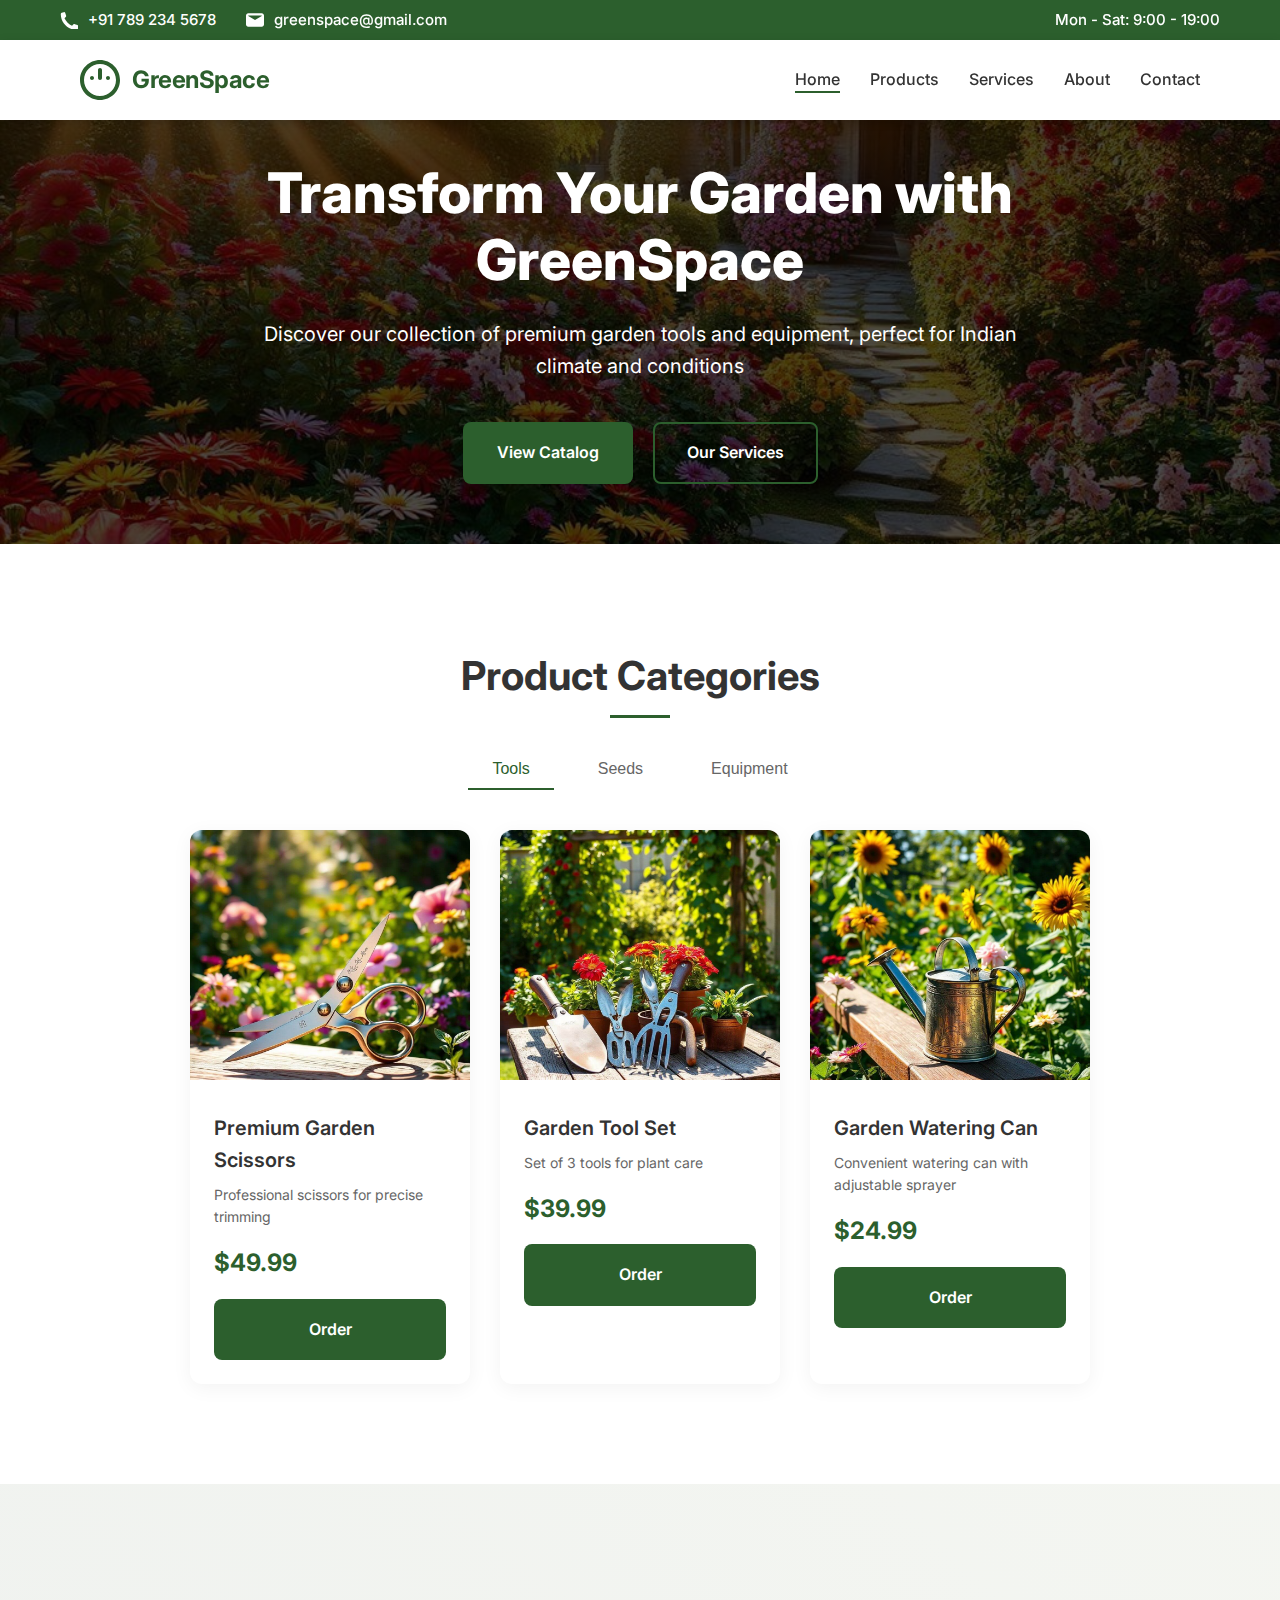
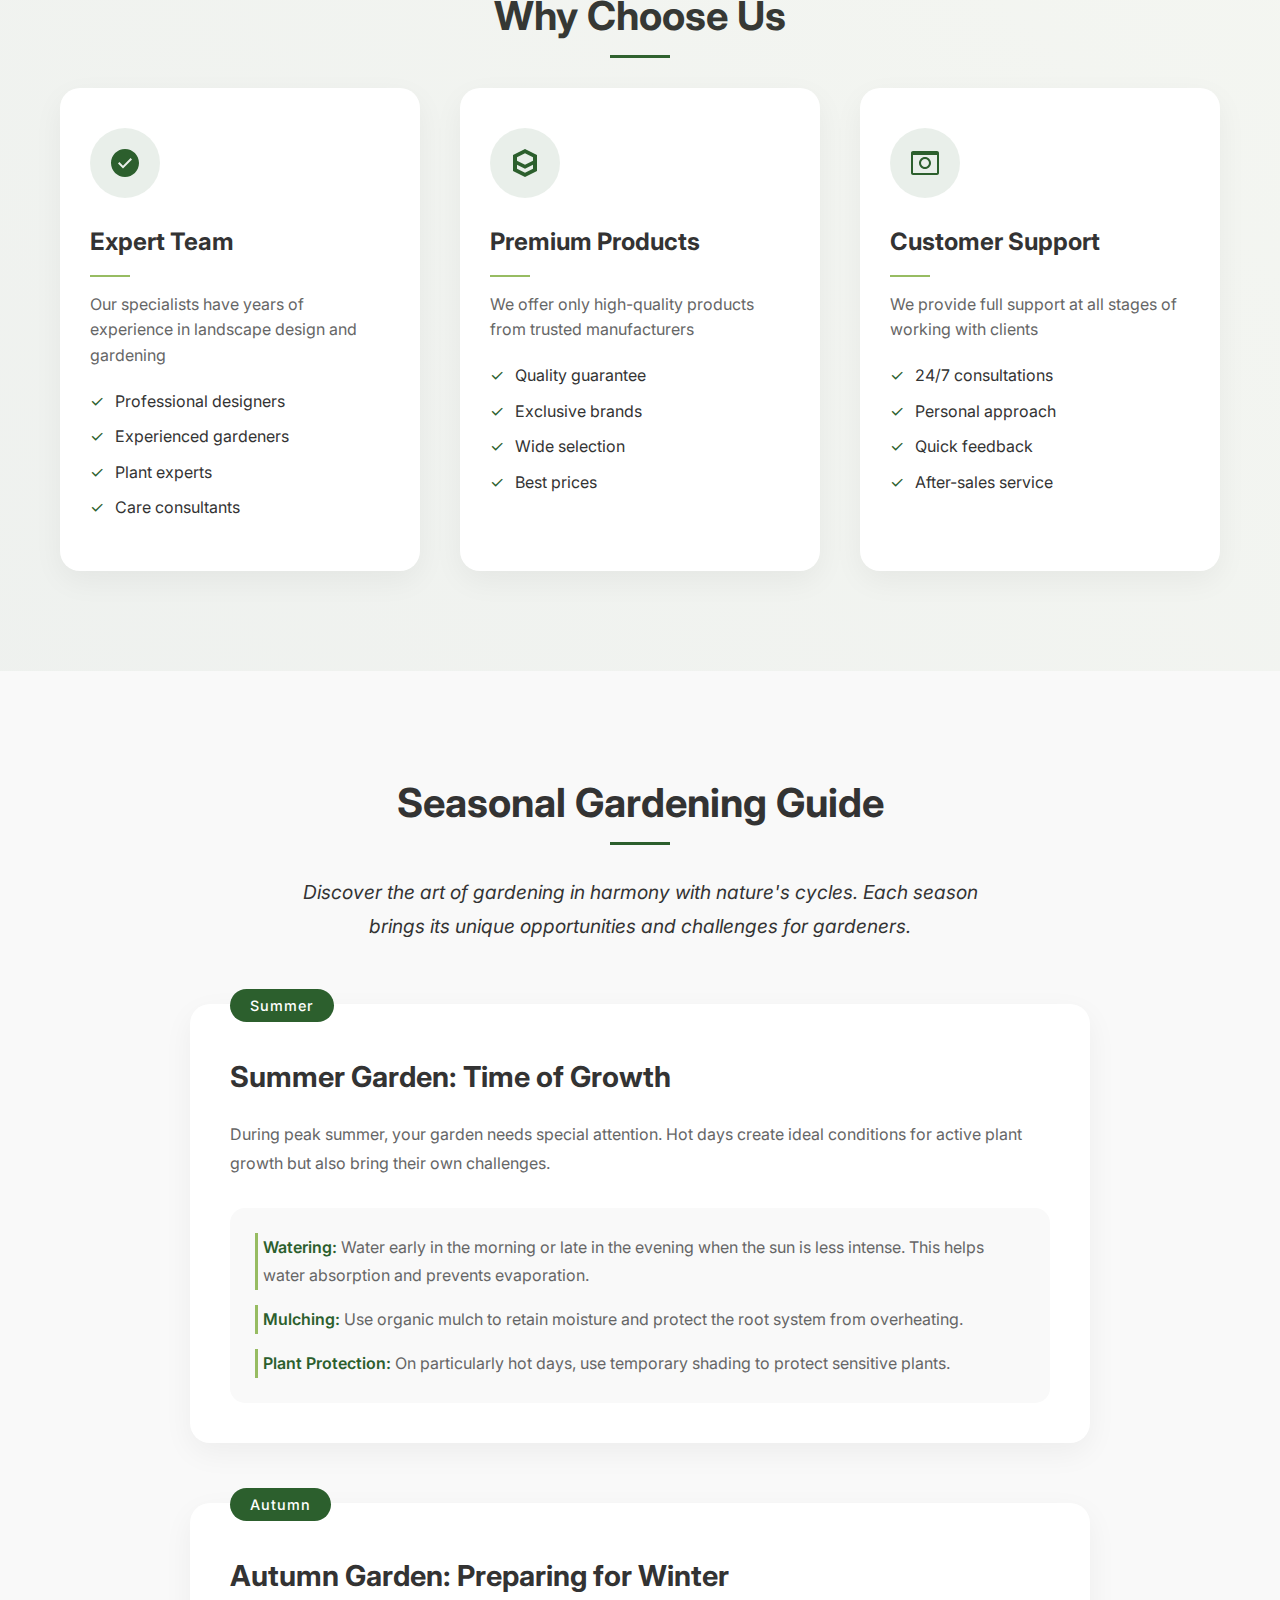
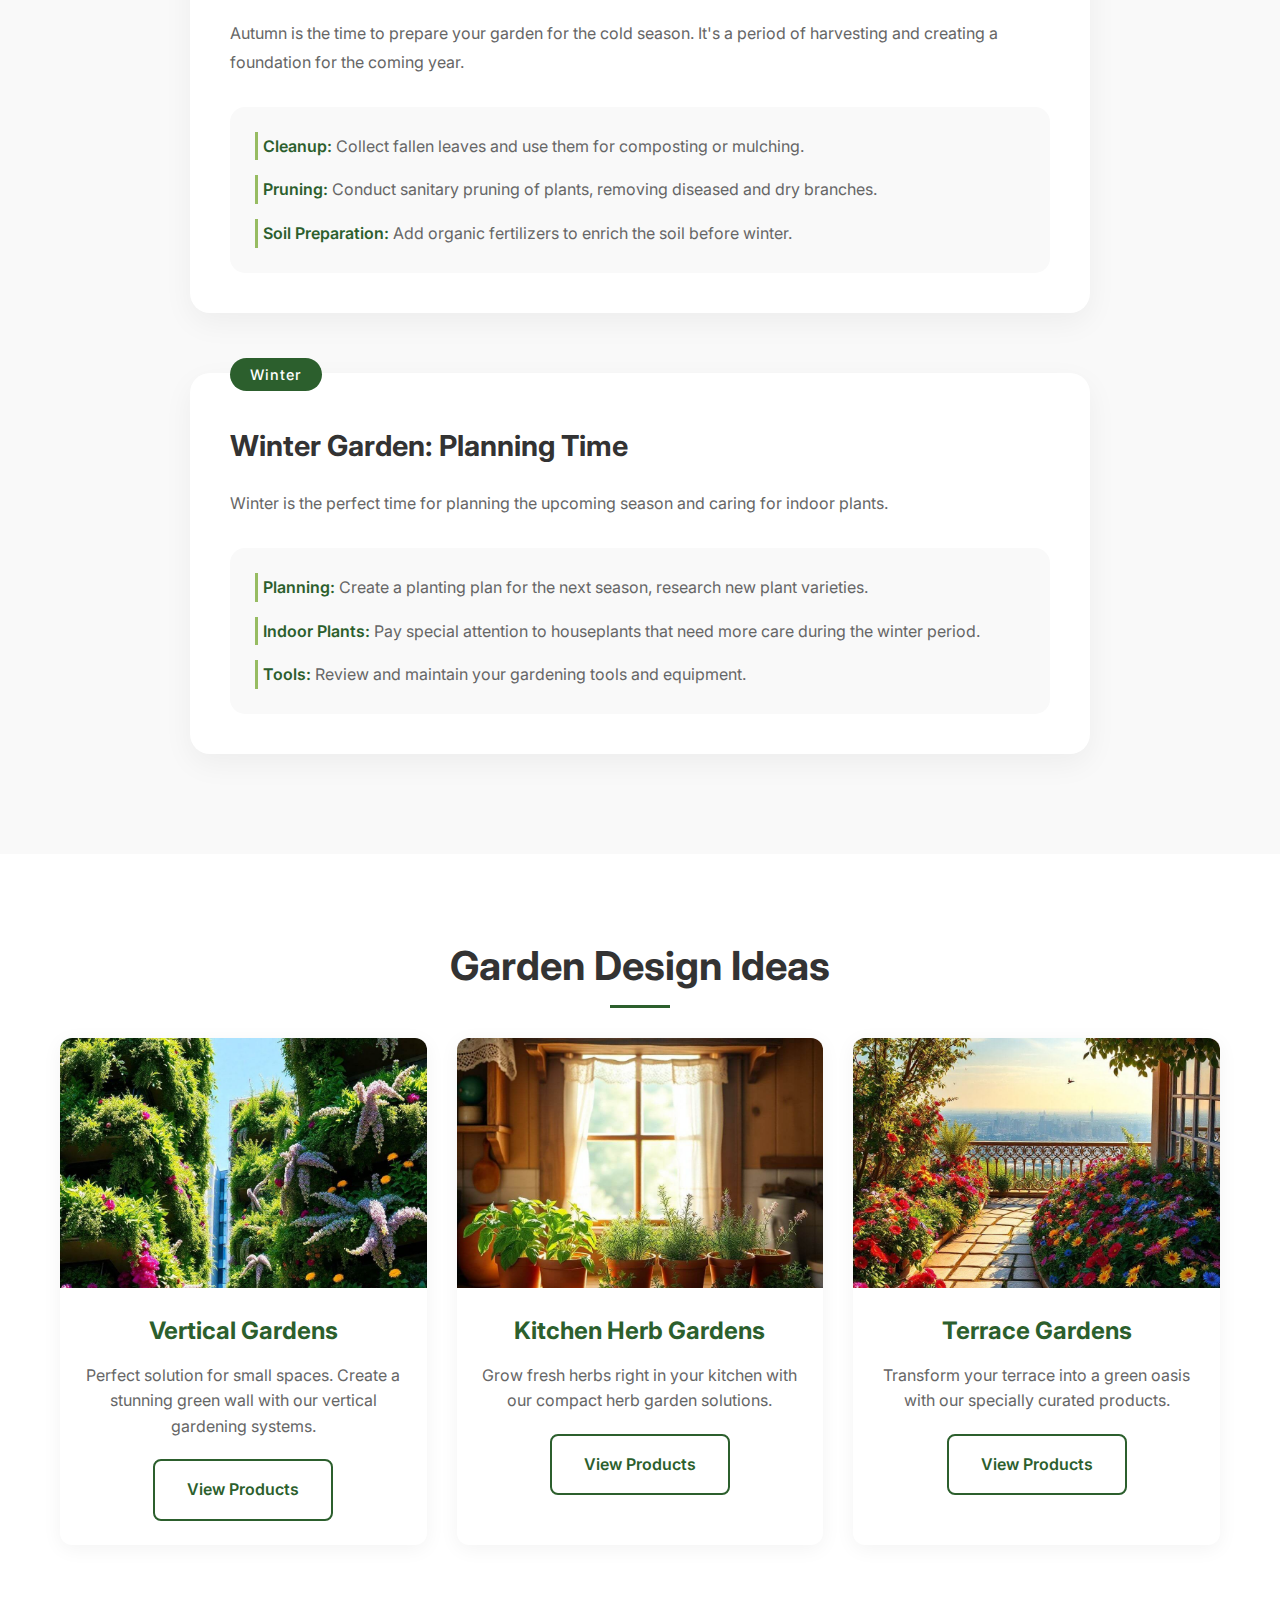
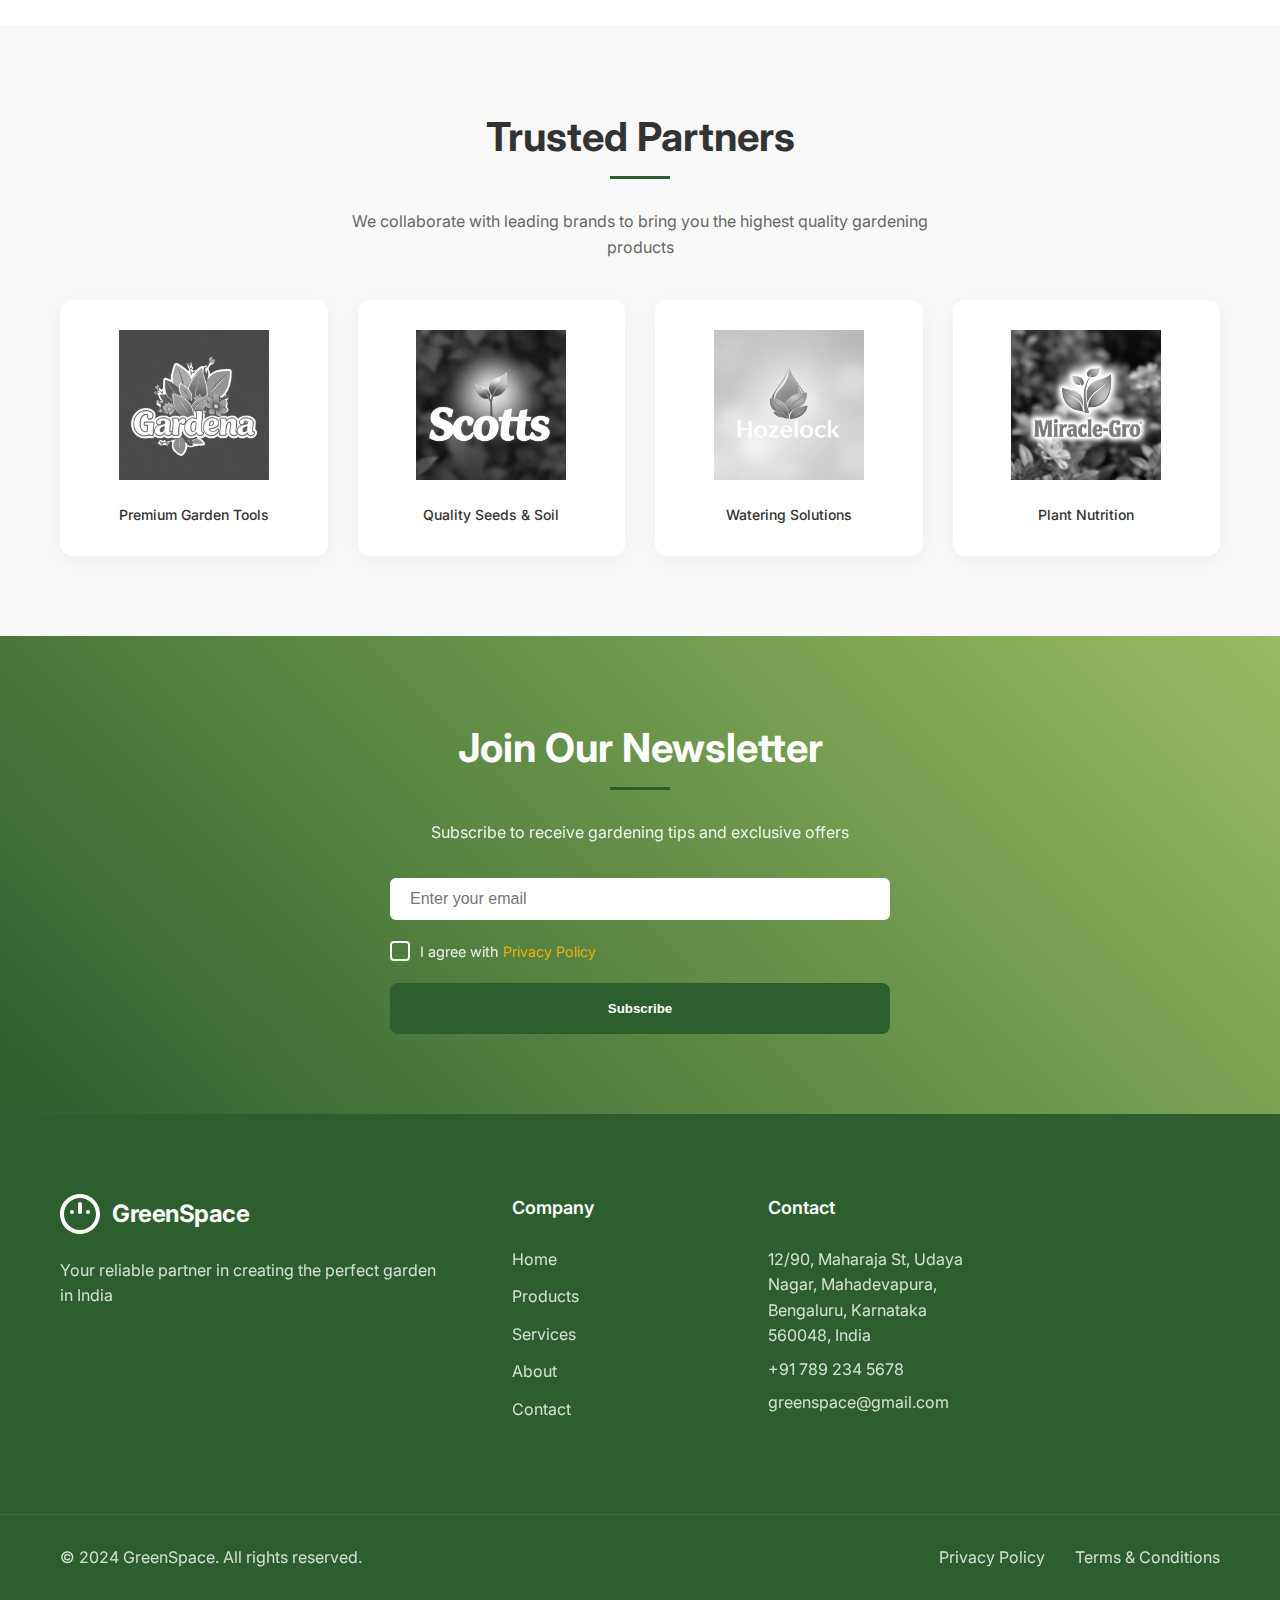
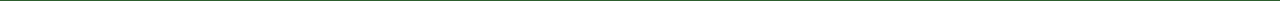
<file: index.html>
<!DOCTYPE html>
<html lang="en">
<head>
    <meta charset="UTF-8">
    <meta name="viewport" content="width=device-width, initial-scale=1.0">
    <meta name="description" content="GreenSpace - Your reliable partner in creating the perfect garden. Premium garden tools and equipment in India.">
    <title>GreenSpace - Premium Garden Products | India</title>
    <link rel="stylesheet" href="css/style.css">
    <link rel="icon" type="image/svg+xml" href="images/favicon.svg">
</head>
<body>
    <header class="header">
        <div class="header__top">
            <div class="container">
                <div class="header__top-inner">
                    <div class="header__contact">
                        <a href="tel:+917892345678" class="header__contact-link">
                            <svg class="header__contact-icon" width="16" height="16" viewBox="0 0 16 16">
                                <path d="M15.5 12.5l-2.3-.8c-.5-.2-1-.1-1.4.3l-1.1 1.1c-2.9-1.4-5.3-3.8-6.7-6.7l1.1-1.1c.4-.4.5-.9.3-1.4l-.8-2.3C4.4 1.1 3.9.9 3.4 1L1.5 1.5C1 1.7.7 2.1.7 2.7c0 7.8 6.3 14.1 14.1 14.1.5 0 1-.3 1.1-.8l.5-1.9c.1-.5-.1-1-.9-1.6z"/>
                            </svg>
                            +91 789 234 5678
                        </a>
                        <a href="mailto:greenspace@gmail.com" class="header__contact-link">
                            <svg class="header__contact-icon" width="16" height="16" viewBox="0 0 16 16">
                                <path d="M14 2H2C.9 2 0 2.9 0 4v8c0 1.1.9 2 2 2h12c1.1 0 2-.9 2-2V4c0-1.1-.9-2-2-2zm0 2v.5l-6 3.5L2 4.5V4h12zm-6 5L2 8v4h12V8l-6 3z"/>
                            </svg>
                            greenspace@gmail.com
                        </a>
                    </div>
                    <div class="header__hours">
                        <span>Mon - Sat: 9:00 - 19:00</span>
                    </div>
                </div>
            </div>
        </div>
        <div class="header__main">
            <div class="container">
                <div class="header__main-inner">
                    <a href="index.html" class="logo">
                        <img src="images/logo.svg" alt="GreenSpace Logo" class="logo__icon" width="40" height="40">
                        <span class="logo__text">GreenSpace</span>
                    </a>
                    <nav class="nav">
                        <button class="nav__burger" aria-label="Toggle menu">
                            <span></span>
                            <span></span>
                            <span></span>
                        </button>
                        <ul class="nav__list">
                            <li class="nav__item"><a href="index.html" class="nav__link nav__link--active">Home</a></li>
                            <li class="nav__item"><a href="products.html" class="nav__link">Products</a></li>
                            <li class="nav__item"><a href="services.html" class="nav__link">Services</a></li>
                            <li class="nav__item"><a href="about.html" class="nav__link">About</a></li>
                            <li class="nav__item"><a href="contact.html" class="nav__link">Contact</a></li>
                        </ul>
                    </nav>
                </div>
            </div>
        </div>
    </header>

    <main>
        <section class="hero">
            <div class="container">
                <div class="hero__content">
                    <h1 class="hero__title">Transform Your Garden with GreenSpace</h1>
                    <p class="hero__text">Discover our collection of premium garden tools and equipment, perfect for Indian climate and conditions</p>
                    <div class="hero__buttons">
                        <a href="products.html" class="button button--primary">View Catalog</a>
                        <a href="services.html" class="button button--outline">Our Services</a>
                    </div>
                </div>
            </div>
        </section>

        <section class="categories">
            <div class="container">
                <h2 class="section-title">Product Categories</h2>
                <div class="categories__tabs">
                    <div class="categories__tab-buttons">
                        <button class="categories__tab-btn active" data-tab="tools">Tools</button>
                        <button class="categories__tab-btn" data-tab="seeds">Seeds</button>
                        <button class="categories__tab-btn" data-tab="equipment">Equipment</button>
                    </div>
                    <div class="categories__tab-content">
                        <div class="categories__tab-pane active" id="tools">
                            <div class="products-grid">
                                <!-- Content will be loaded via JavaScript -->
                            </div>
                        </div>
                        <div class="categories__tab-pane" id="seeds">
                            <div class="products-grid">
                                <!-- Content will be loaded via JavaScript -->
                            </div>
                        </div>
                        <div class="categories__tab-pane" id="equipment">
                            <div class="products-grid">
                                <!-- Content will be loaded via JavaScript -->
                            </div>
                        </div>
                    </div>
                </div>
            </div>
        </section>

        <section class="features">
            <div class="container">
                <h2 class="section__title">Why Choose Us</h2>
                <div class="features__grid">
                    <div class="feature-card">
                        <div class="feature-card__icon">
                            <svg width="32" height="32" viewBox="0 0 32 32" fill="#2C5F2D">
                                <path d="M16 2C8.27 2 2 8.27 2 16s6.27 14 14 14 14-6.27 14-14S23.73 2 16 2zm-2 19.5l-5-5 1.41-1.41L14 18.67l7.59-7.59L23 12.5l-9 9z"/>
                            </svg>
                        </div>
                        <h3>Expert Team</h3>
                        <p>Our specialists have years of experience in landscape design and gardening</p>
                        <ul class="feature-card__list">
                            <li>Professional designers</li>
                            <li>Experienced gardeners</li>
                            <li>Plant experts</li>
                            <li>Care consultants</li>
                        </ul>
                    </div>
                    <div class="feature-card">
                        <div class="feature-card__icon">
                            <svg width="32" height="32" viewBox="0 0 32 32" fill="#2C5F2D">
                                <path d="M16 2L4 8v16l12 6 12-6V8L16 2zm0 4.3l8 4v3.4l-8 4-8-4V10.3l8-4zm-8 15.4v-4l8 4 8-4v4l-8 4-8-4z"/>
                            </svg>
                        </div>
                        <h3>Premium Products</h3>
                        <p>We offer only high-quality products from trusted manufacturers</p>
                        <ul class="feature-card__list">
                            <li>Quality guarantee</li>
                            <li>Exclusive brands</li>
                            <li>Wide selection</li>
                            <li>Best prices</li>
                        </ul>
                    </div>
                    <div class="feature-card">
                        <div class="feature-card__icon">
                            <svg width="32" height="32" viewBox="0 0 32 32" fill="#2C5F2D">
                                <path d="M28 4H4C2.9 4 2 4.9 2 6v20c0 1.1.9 2 2 2h24c1.1 0 2-.9 2-2V6c0-1.1-.9-2-2-2zm0 22H4V8h24v18z"/>
                                <path d="M16 10c-3.3 0-6 2.7-6 6s2.7 6 6 6 6-2.7 6-6-2.7-6-6-6zm0 10c-2.2 0-4-1.8-4-4s1.8-4 4-4 4 1.8 4 4-1.8 4-4 4z"/>
                            </svg>
                        </div>
                        <h3>Customer Support</h3>
                        <p>We provide full support at all stages of working with clients</p>
                        <ul class="feature-card__list">
                            <li>24/7 consultations</li>
                            <li>Personal approach</li>
                            <li>Quick feedback</li>
                            <li>After-sales service</li>
                        </ul>
                    </div>
                </div>
            </div>
        </section>

        <section class="seasonal-guide">
            <div class="container">
                <h2 class="section__title">Seasonal Gardening Guide</h2>
                <div class="seasonal-content-wrapper">
                    <div class="seasonal-intro">
                        <p class="seasonal-intro__text">Discover the art of gardening in harmony with nature's cycles. Each season brings its unique opportunities and challenges for gardeners.</p>
                    </div>
                    
                    <div class="seasonal-articles">
                        <article class="seasonal-article">
                            <span class="season-label">Summer</span>
                            <h3>Summer Garden: Time of Growth</h3>
                            <div class="seasonal-article__content">
                                <p>During peak summer, your garden needs special attention. Hot days create ideal conditions for active plant growth but also bring their own challenges.</p>
                                <div class="seasonal-tips-elegant">
                                    <p><strong>Watering:</strong> Water early in the morning or late in the evening when the sun is less intense. This helps water absorption and prevents evaporation.</p>
                                    <p><strong>Mulching:</strong> Use organic mulch to retain moisture and protect the root system from overheating.</p>
                                    <p><strong>Plant Protection:</strong> On particularly hot days, use temporary shading to protect sensitive plants.</p>
                                </div>
                            </div>
                        </article>

                        <article class="seasonal-article">
                            <span class="season-label">Autumn</span>
                            <h3>Autumn Garden: Preparing for Winter</h3>
                            <div class="seasonal-article__content">
                                <p>Autumn is the time to prepare your garden for the cold season. It's a period of harvesting and creating a foundation for the coming year.</p>
                                <div class="seasonal-tips-elegant">
                                    <p><strong>Cleanup:</strong> Collect fallen leaves and use them for composting or mulching.</p>
                                    <p><strong>Pruning:</strong> Conduct sanitary pruning of plants, removing diseased and dry branches.</p>
                                    <p><strong>Soil Preparation:</strong> Add organic fertilizers to enrich the soil before winter.</p>
                                </div>
                            </div>
                        </article>

                        <article class="seasonal-article">
                            <span class="season-label">Winter</span>
                            <h3>Winter Garden: Planning Time</h3>
                            <div class="seasonal-article__content">
                                <p>Winter is the perfect time for planning the upcoming season and caring for indoor plants.</p>
                                <div class="seasonal-tips-elegant">
                                    <p><strong>Planning:</strong> Create a planting plan for the next season, research new plant varieties.</p>
                                    <p><strong>Indoor Plants:</strong> Pay special attention to houseplants that need more care during the winter period.</p>
                                    <p><strong>Tools:</strong> Review and maintain your gardening tools and equipment.</p>
                                </div>
                            </div>
                        </article>
                    </div>
                </div>
            </div>
        </section>

        <section class="garden-ideas">
            <div class="container">
                <h2 class="section__title">Garden Design Ideas</h2>
                <div class="ideas-grid">
                    <div class="idea-card">
                        <div class="idea-card__image">
                            <img src="images/vertical.jpg" alt="Vertical Garden">
                        </div>
                        <div class="idea-card__content">
                            <h3>Vertical Gardens</h3>
                            <p>Perfect solution for small spaces. Create a stunning green wall with our vertical gardening systems.</p>
                            <a href="products.html" class="button button--outline">View Products</a>
                        </div>
                    </div>
                    <div class="idea-card">
                        <div class="idea-card__image">
                            <img src="images/herbs.jpg" alt="Herb Garden">
                        </div>
                        <div class="idea-card__content">
                            <h3>Kitchen Herb Gardens</h3>
                            <p>Grow fresh herbs right in your kitchen with our compact herb garden solutions.</p>
                            <a href="products.html" class="button button--outline">View Products</a>
                        </div>
                    </div>
                    <div class="idea-card">
                        <div class="idea-card__image">
                            <img src="images/terrace.jpg" alt="Terrace Garden">
                        </div>
                        <div class="idea-card__content">
                            <h3>Terrace Gardens</h3>
                            <p>Transform your terrace into a green oasis with our specially curated products.</p>
                            <a href="products.html" class="button button--outline">View Products</a>
                        </div>
                    </div>
                </div>
            </div>
        </section>

        <section class="partners">
            <div class="container">
                <h2 class="section__title">Trusted Partners</h2>
                <p class="partners__description">We collaborate with leading brands to bring you the highest quality gardening products</p>
                <div class="partners__grid">
                    <div class="partner-card">
                        <img src="images/partner1.jpg" alt="Gardena" class="partner-card__logo">
                        <p class="partner-card__text">Premium Garden Tools</p>
                    </div>
                    <div class="partner-card">
                        <img src="images/partner2.jpg" alt="Scotts" class="partner-card__logo">
                        <p class="partner-card__text">Quality Seeds & Soil</p>
                    </div>
                    <div class="partner-card">
                        <img src="images/partner3.jpg" alt="Hozelock" class="partner-card__logo">
                        <p class="partner-card__text">Watering Solutions</p>
                    </div>
                    <div class="partner-card">
                        <img src="images/partner4.jpg" alt="Miracle-Gro" class="partner-card__logo">
                        <p class="partner-card__text">Plant Nutrition</p>
                    </div>
                </div>
            </div>
        </section>

        <section class="newsletter">
            <div class="container">
                <div class="newsletter__content">
                    <h2 class="section__title">Join Our Newsletter</h2>
                    <p>Subscribe to receive gardening tips and exclusive offers</p>
                    <form action="thanks_form.php" method="post" class="newsletter__form">
                        <input type="email" placeholder="Enter your email" required>
                        <div class="newsletter__consent">
                            <label class="checkbox">
                                <input type="checkbox" required>
                                <span class="checkbox__mark"></span>
                                <span class="checkbox__text">I agree with <a href="privacy-policy.html">Privacy Policy</a></span>
                            </label>
                        </div>
                        <button type="submit" class="button button--primary">Subscribe</button>
                    </form>
                </div>
            </div>
        </section>
    </main>

    <footer class="footer">
        <div class="footer__main">
            <div class="container">
                <div class="footer__grid">
                    <div class="footer__info">
                        <a href="index.html" class="logo">
                            <img src="images/logo-white.svg" alt="GreenSpace Logo" class="logo__icon" width="40" height="40">
                            <span class="logo__text">GreenSpace</span>
                        </a>
                        <p class="footer__description">Your reliable partner in creating the perfect garden in India</p>
                    </div>
                    <div class="footer__nav">
                        <h4 class="footer__title">Company</h4>
                        <ul class="footer__list">
                            <li><a href="index.html">Home</a></li>
                            <li><a href="products.html">Products</a></li>
                            <li><a href="services.html">Services</a></li>
                            <li><a href="about.html">About</a></li>
                            <li><a href="contact.html">Contact</a></li>
                        </ul>
                    </div>
                    <div class="footer__nav">
                        <h4 class="footer__title">Contact</h4>
                        <address class="footer__contact">
                            <a href="https://maps.app.goo.gl/JYf6iAedpA76A93S9" class="contact__link">12/90, Maharaja St, Udaya Nagar, Mahadevapura, Bengaluru, Karnataka 560048, India</a>
                            <a href="tel:+917892345678">+91 789 234 5678</a>
                            <a href="mailto:greenspace@gmail.com">greenspace@gmail.com</a>
                        </address>
                    </div>
                </div>
            </div>
        </div>
        <div class="footer__bottom">
            <div class="container">
                <div class="footer__bottom-inner">
                    <p class="footer__copyright">&copy; 2024 GreenSpace. All rights reserved.</p>
                    <div class="footer__links">
                        <a href="privacy-policy.html">Privacy Policy</a>
                        <a href="terms-conditions.html">Terms & Conditions</a>
                    </div>
                    
                </div>
            </div>
        </div>
    </footer>

    <script src="js/main.js"></script>
</body>
</html>
</file>
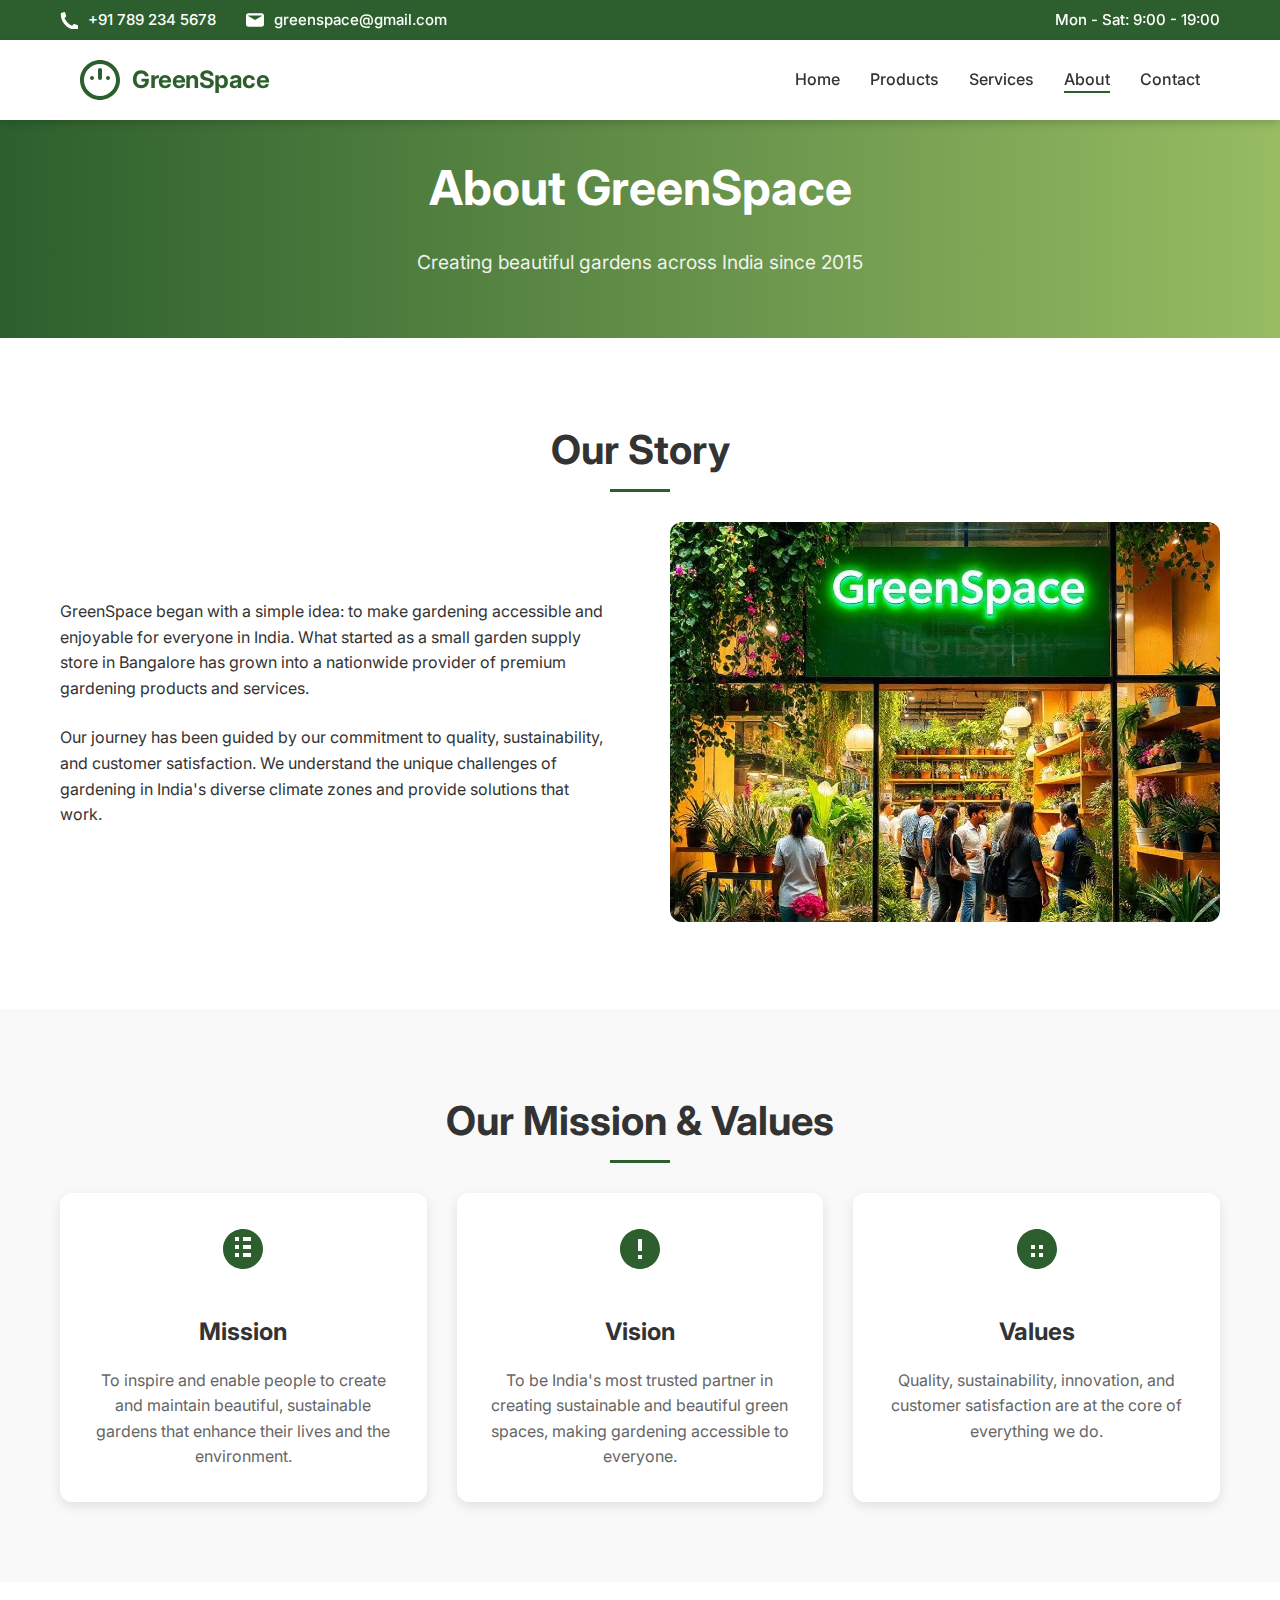
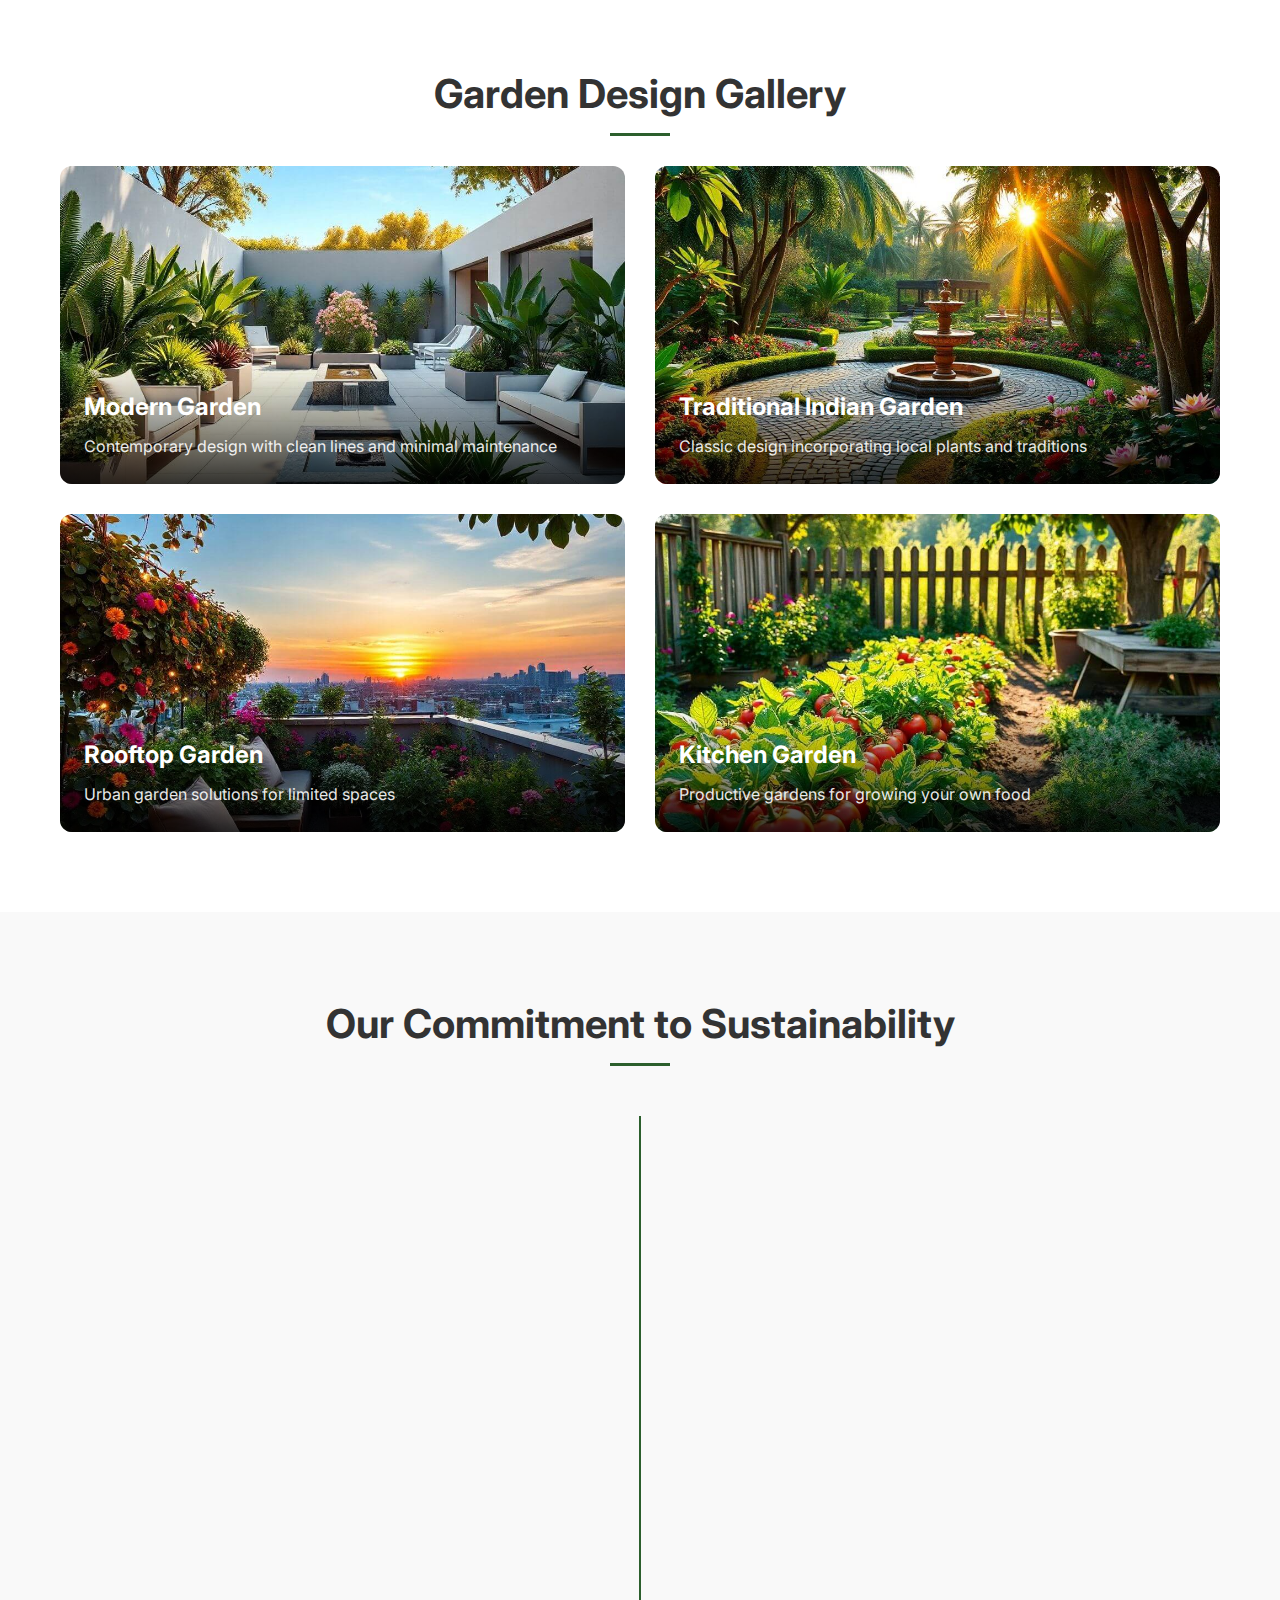
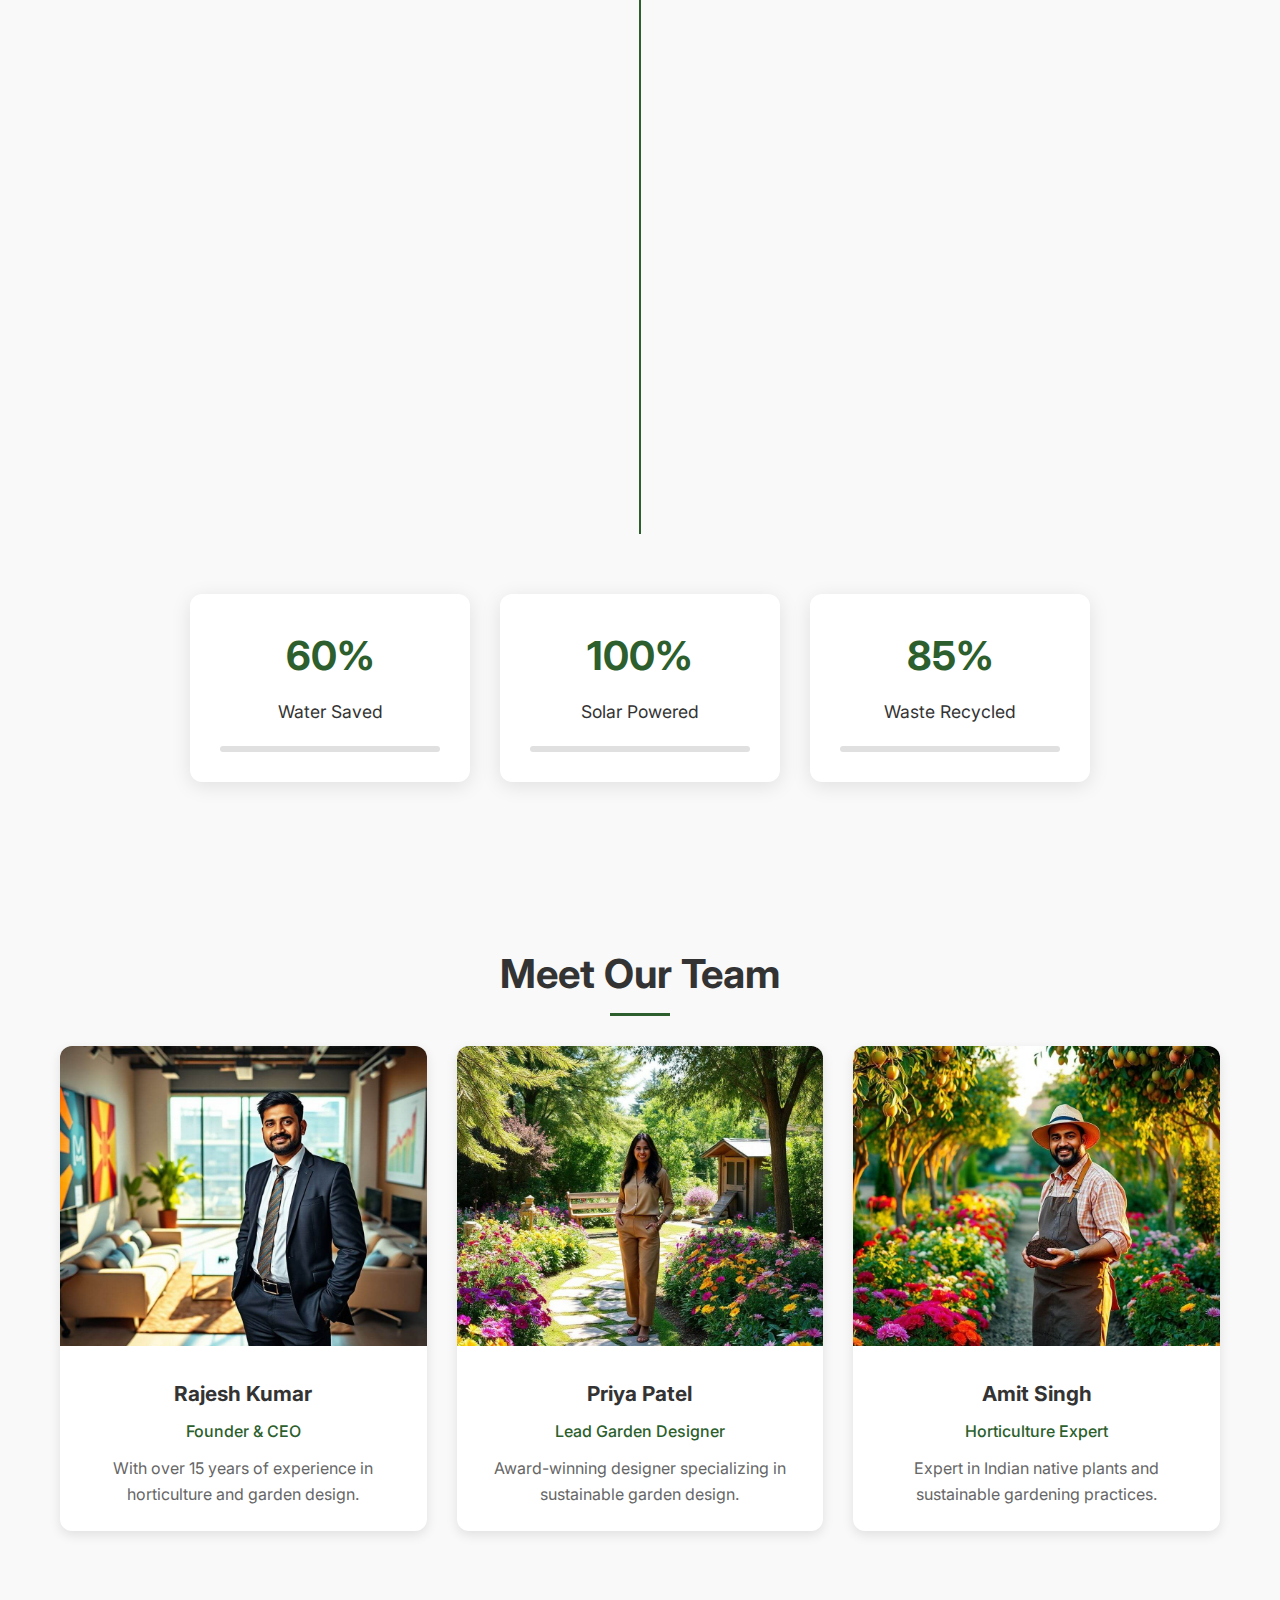
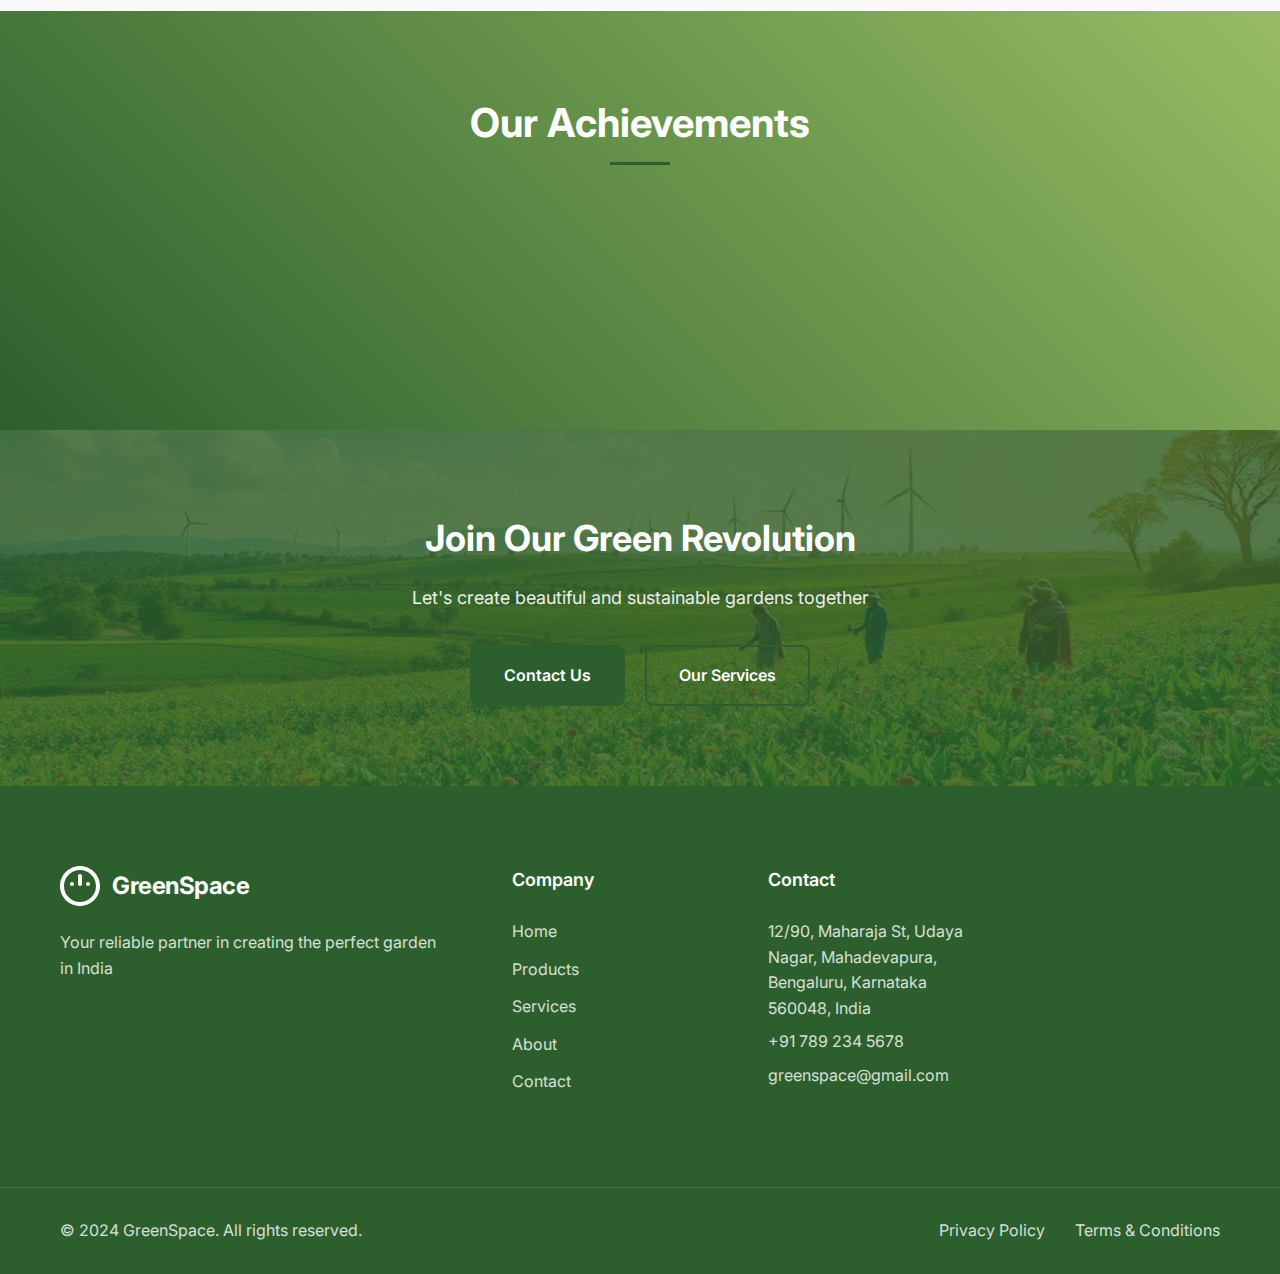
<file: about.html>
<!DOCTYPE html>
<html lang="en">
<head>
    <meta charset="UTF-8">
    <meta name="viewport" content="width=device-width, initial-scale=1.0">
    <meta name="description" content="Learn about GreenSpace India - your trusted partner in garden design and maintenance. Discover our story, mission, and team.">
    <title>About Us | GreenSpace India</title>
    <link rel="stylesheet" href="css/style.css">
    <link rel="icon" type="image/svg+xml" href="images/favicon.svg">
</head>
<body>
    <header class="header">
        <div class="header__top">
            <div class="container">
                <div class="header__top-inner">
                    <div class="header__contact">
                        <a href="tel:+917892345678" class="header__contact-link">
                            <svg class="header__contact-icon" width="16" height="16" viewBox="0 0 16 16">
                                <path d="M15.5 12.5l-2.3-.8c-.5-.2-1-.1-1.4.3l-1.1 1.1c-2.9-1.4-5.3-3.8-6.7-6.7l1.1-1.1c.4-.4.5-.9.3-1.4l-.8-2.3C4.4 1.1 3.9.9 3.4 1L1.5 1.5C1 1.7.7 2.1.7 2.7c0 7.8 6.3 14.1 14.1 14.1.5 0 1-.3 1.1-.8l.5-1.9c.1-.5-.1-1-.9-1.6z"/>
                            </svg>
                            +91 789 234 5678
                        </a>
                        <a href="mailto:greenspace@gmail.com" class="header__contact-link">
                            <svg class="header__contact-icon" width="16" height="16" viewBox="0 0 16 16">
                                <path d="M14 2H2C.9 2 0 2.9 0 4v8c0 1.1.9 2 2 2h12c1.1 0 2-.9 2-2V4c0-1.1-.9-2-2-2zm0 2v.5l-6 3.5L2 4.5V4h12zm-6 5L2 8v4h12V8l-6 3z"/>
                            </svg>
                            greenspace@gmail.com
                        </a>
                    </div>
                    <div class="header__hours">
                        <span>Mon - Sat: 9:00 - 19:00</span>
                    </div>
                </div>
            </div>
        </div>
        <div class="header__main">
            <div class="container">
                <div class="header__main-inner">
                    <a href="index.html" class="logo">
											<img src="images/logo.svg" alt="GreenSpace Logo" class="logo__icon" width="40" height="40">
                        <span class="logo__text">GreenSpace</span>
                    </a>
                    <nav class="nav">
                        <button class="nav__burger" aria-label="Toggle menu">
                            <span></span>
                            <span></span>
                            <span></span>
                        </button>
                        <ul class="nav__list">
                            <li class="nav__item"><a href="index.html" class="nav__link">Home</a></li>
                            <li class="nav__item"><a href="products.html" class="nav__link">Products</a></li>
                            <li class="nav__item"><a href="services.html" class="nav__link">Services</a></li>
                            <li class="nav__item"><a href="about.html" class="nav__link nav__link--active">About</a></li>
                            <li class="nav__item"><a href="contact.html" class="nav__link">Contact</a></li>
                        </ul>
                    </nav>
                </div>
            </div>
        </div>
    </header>

    <main>
        <section class="page-hero">
            <div class="container">
                <div class="page-hero__content">
                    <h1 class="page-hero__title">About GreenSpace</h1>
                    <p class="page-hero__text">Creating beautiful gardens across India since 2015</p>
                </div>
            </div>
        </section>

        <section class="about-story">
            <div class="container">
                <h2 class="section__title">Our Story</h2>
                <div class="about-story__grid">
                    <div class="about-story__content">
                        <p>GreenSpace began with a simple idea: to make gardening accessible and enjoyable for everyone in India. What started as a small garden supply store in Bangalore has grown into a nationwide provider of premium gardening products and services.</p>
                        <p>Our journey has been guided by our commitment to quality, sustainability, and customer satisfaction. We understand the unique challenges of gardening in India's diverse climate zones and provide solutions that work.</p>
                    </div>
                    <div class="about-story__image">
                        <img src="images/story.jpg" alt="GreenSpace store in Bangalore">
                    </div>
                </div>
            </div>
        </section>

        <section class="about-mission">
            <div class="container">
                <h2 class="section__title">Our Mission & Values</h2>
                <div class="mission-cards">
                    <div class="mission-card">
                        <div class="mission-card__icon">
                            <svg width="48" height="48" viewBox="0 0 48 48" fill="#2C5F2D">
                                <path d="M24 4C12.95 4 4 12.95 4 24s8.95 20 20 20 20-8.95 20-20S35.05 4 24 4zm-4 28H16v-4h4v4zm0-8H16v-4h4v4zm0-8H16v-4h4v4zm12 16h-8v-4h8v4zm0-8h-8v-4h8v4zm0-8h-8v-4h8v4z"/>
                            </svg>
                        </div>
                        <h3>Mission</h3>
                        <p>To inspire and enable people to create and maintain beautiful, sustainable gardens that enhance their lives and the environment.</p>
                    </div>
                    <div class="mission-card">
                        <div class="mission-card__icon">
                            <svg width="48" height="48" viewBox="0 0 48 48" fill="#2C5F2D">
                                <path d="M24 4C12.95 4 4 12.95 4 24s8.95 20 20 20 20-8.95 20-20S35.05 4 24 4zm2 30h-4v-4h4v4zm0-8h-4V14h4v12z"/>
                            </svg>
                        </div>
                        <h3>Vision</h3>
                        <p>To be India's most trusted partner in creating sustainable and beautiful green spaces, making gardening accessible to everyone.</p>
                    </div>
                    <div class="mission-card">
                        <div class="mission-card__icon">
                            <svg width="48" height="48" viewBox="0 0 48 48" fill="#2C5F2D">
                                <path d="M24 4C12.95 4 4 12.95 4 24s8.95 20 20 20 20-8.95 20-20S35.05 4 24 4zm-2 28h-4v-4h4v4zm0-8h-4v-4h4v4zm8 8h-4v-4h4v4zm0-8h-4v-4h4v4z"/>
                            </svg>
                        </div>
                        <h3>Values</h3>
                        <p>Quality, sustainability, innovation, and customer satisfaction are at the core of everything we do.</p>
                    </div>
                </div>
            </div>
        </section>

        <section class="garden-gallery">
            <div class="container">
                <h2 class="section__title">Garden Design Gallery</h2>
                <div class="gallery-grid">
                    <div class="gallery-item">
                        <div class="gallery-item__image">
                            <img src="images/modern-garden.jpg" alt="Modern Garden Design">
                        </div>
                        <div class="gallery-item__content">
                            <h3>Modern Garden</h3>
                            <p>Contemporary design with clean lines and minimal maintenance</p>
                        </div>
                    </div>
                    <div class="gallery-item">
                        <div class="gallery-item__image">
                            <img src="images/traditional.jpg" alt="Traditional Indian Garden">
                        </div>
                        <div class="gallery-item__content">
                            <h3>Traditional Indian Garden</h3>
                            <p>Classic design incorporating local plants and traditions</p>
                        </div>
                    </div>
                    <div class="gallery-item">
                        <div class="gallery-item__image">
                            <img src="images/rooftop.jpg" alt="Rooftop Garden">
                        </div>
                        <div class="gallery-item__content">
                            <h3>Rooftop Garden</h3>
                            <p>Urban garden solutions for limited spaces</p>
                        </div>
                    </div>
                    <div class="gallery-item">
                        <div class="gallery-item__image">
                            <img src="images/kitchen.jpg" alt="Kitchen Garden">
                        </div>
                        <div class="gallery-item__content">
                            <h3>Kitchen Garden</h3>
                            <p>Productive gardens for growing your own food</p>
                        </div>
                    </div>
                </div>
            </div>
        </section>

        <section class="about-sustainability">
            <div class="container">
                <h2 class="section__title">Our Commitment to Sustainability</h2>
                <div class="sustainability-timeline">
                    <div class="timeline-item">
                        <div class="timeline-content">
                            <div class="timeline-icon">
                                <svg width="32" height="32" viewBox="0 0 32 32" fill="none">
                                    <path d="M16 3.2C8.96 3.2 3.2 8.96 3.2 16c0 7.04 5.76 12.8 12.8 12.8 7.04 0 12.8-5.76 12.8-12.8 0-7.04-5.76-12.8-12.8-12.8zm-2.56 19.2l-6.4-6.4 1.81-1.81 4.59 4.59 9.79-9.79 1.81 1.81-11.6 11.6z" fill="#97BC62"/>
                                </svg>
                            </div>
                            <div class="timeline-year">2015</div>
                            <h3>Eco-Friendly Initiative</h3>
                            <p>Launched our first line of biodegradable pots and organic fertilizers</p>
                        </div>
                    </div>
                    <div class="timeline-item">
                        <div class="timeline-content">
                            <div class="timeline-icon">
                                <svg width="32" height="32" viewBox="0 0 32 32" fill="none">
                                    <path d="M16 3.2C8.96 3.2 3.2 8.96 3.2 16c0 7.04 5.76 12.8 12.8 12.8 7.04 0 12.8-5.76 12.8-12.8 0-7.04-5.76-12.8-12.8-12.8zm1.6 19.2h-3.2v-3.2h3.2v3.2zm0-6.4h-3.2V8h3.2v8z" fill="#97BC62"/>
                                </svg>
                            </div>
                            <div class="timeline-year">2018</div>
                            <h3>Water Conservation</h3>
                            <p>Developed smart irrigation systems saving 60% water compared to traditional methods</p>
                        </div>
                    </div>
                    <div class="timeline-item">
                        <div class="timeline-content">
                            <div class="timeline-icon">
                                <svg width="32" height="32" viewBox="0 0 32 32" fill="none">
                                    <path d="M16 3.2C8.96 3.2 3.2 8.96 3.2 16c0 7.04 5.76 12.8 12.8 12.8 7.04 0 12.8-5.76 12.8-12.8 0-7.04-5.76-12.8-12.8-12.8zm-1.6 19.2h-3.2v-3.2h3.2v3.2zm0-6.4h-3.2V8h3.2v8zm6.4 6.4h-3.2v-3.2h3.2v3.2zm0-6.4h-3.2V8h3.2v8z" fill="#97BC62"/>
                                </svg>
                            </div>
                            <div class="timeline-year">2020</div>
                            <h3>Solar-Powered Facilities</h3>
                            <p>Converted all our facilities to run on 100% solar power</p>
                        </div>
                    </div>
                    <div class="timeline-item">
                        <div class="timeline-content">
                            <div class="timeline-icon">
                                <svg width="32" height="32" viewBox="0 0 32 32" fill="none">
                                    <path d="M16 3.2C8.96 3.2 3.2 8.96 3.2 16c0 7.04 5.76 12.8 12.8 12.8 7.04 0 12.8-5.76 12.8-12.8 0-7.04-5.76-12.8-12.8-12.8zm1.6 19.2h-3.2v-3.2h3.2v3.2zm0-6.4h-3.2V8h3.2v8z" fill="#97BC62"/>
                                </svg>
                            </div>
                            <div class="timeline-year">2023</div>
                            <h3>Community Impact</h3>
                            <p>Planted over 100,000 trees across India through our green initiative program</p>
                        </div>
                    </div>
                </div>
                <div class="sustainability-stats">
                    <div class="stat-item">
                        <div class="stat-number">60%</div>
                        <div class="stat-label">Water Saved</div>
                        <div class="stat-bar" data-percentage="60"></div>
                    </div>
                    <div class="stat-item">
                        <div class="stat-number">100%</div>
                        <div class="stat-label">Solar Powered</div>
                        <div class="stat-bar" data-percentage="100"></div>
                    </div>
                    <div class="stat-item">
                        <div class="stat-number">85%</div>
                        <div class="stat-label">Waste Recycled</div>
                        <div class="stat-bar" data-percentage="85"></div>
                    </div>
                </div>
            </div>
        </section>

        <section class="about-team">
            <div class="container">
                <h2 class="section__title">Meet Our Team</h2>
                <div class="team-grid">
                    <div class="team-member">
                        <img src="images/ceo.jpg" alt="Rajesh Kumar" class="team-member__image">
                        <div class="team-member__content">
                            <h3>Rajesh Kumar</h3>
                            <p class="team-member__position">Founder & CEO</p>
                            <p class="team-member__bio">With over 15 years of experience in horticulture and garden design.</p>
                        </div>
                    </div>
                    <div class="team-member">
                        <img src="images/designer.jpg" alt="Priya Patel" class="team-member__image">
                        <div class="team-member__content">
                            <h3>Priya Patel</h3>
                            <p class="team-member__position">Lead Garden Designer</p>
                            <p class="team-member__bio">Award-winning designer specializing in sustainable garden design.</p>
                        </div>
                    </div>
                    <div class="team-member">
                        <img src="images/expert.jpg" alt="Amit Singh" class="team-member__image">
                        <div class="team-member__content">
                            <h3>Amit Singh</h3>
                            <p class="team-member__position">Horticulture Expert</p>
                            <p class="team-member__bio">Expert in Indian native plants and sustainable gardening practices.</p>
                        </div>
                    </div>
                </div>
            </div>
        </section>

        <section class="about-achievements">
            <div class="container">
                <h2 class="section__title" style="color: white;">Our Achievements</h2>
                <div class="achievements-grid">
                    <div class="achievement-card">
                        <div class="achievement-number" data-target="5000">5000+</div>
                        <div class="achievement-text">Happy Clients</div>
                    </div>
                    <div class="achievement-card">
                        <div class="achievement-number" data-target="15">15+</div>
                        <div class="achievement-text">Years of Experience</div>
                    </div>
                    <div class="achievement-card">
                        <div class="achievement-number" data-target="20">20+</div>
                        <div class="achievement-text">Cities Covered</div>
                    </div>
                    <div class="achievement-card">
                        <div class="achievement-number" data-target="100">100+</div>
                        <div class="achievement-text">Expert Staff</div>
                    </div>
                </div>
            </div>
        </section>

        <section class="cta-section">
            <div class="container">
                <div class="cta-content">
                    <h2>Join Our Green Revolution</h2>
                    <p>Let's create beautiful and sustainable gardens together</p>
                    <div class="cta-buttons">
                        <a href="contact.html" class="button button--primary">Contact Us</a>
                        <a href="services.html" class="button button--outline">Our Services</a>
                    </div>
                </div>
            </div>
        </section>
    </main>

    <footer class="footer">
        <div class="footer__main">
            <div class="container">
                <div class="footer__grid">
                    <div class="footer__info">
                        <a href="index.html" class="logo">
													<img src="images/logo-white.svg" alt="GreenSpace Logo" class="logo__icon" width="40" height="40">

                            <span class="logo__text">GreenSpace</span>
                        </a>
                        <p class="footer__description">Your reliable partner in creating the perfect garden in India</p>
                    </div>
                    <div class="footer__nav">
                        <h4 class="footer__title">Company</h4>
                        <ul class="footer__list">
                            <li><a href="index.html">Home</a></li>
                            <li><a href="products.html">Products</a></li>
                            <li><a href="services.html">Services</a></li>
                            <li><a href="about.html">About</a></li>
                            <li><a href="contact.html">Contact</a></li>
                        </ul>
                    </div>
                    <div class="footer__nav">
                        <h4 class="footer__title">Contact</h4>
                        <address class="footer__contact">
                                                                <a href="https://maps.app.goo.gl/JYf6iAedpA76A93S9" class="contact__link">12/90, Maharaja St, Udaya Nagar, Mahadevapura, Bengaluru, Karnataka 560048, India</a>

                            <a href="tel:+917892345678">+91 789 234 5678</a>
                            <a href="mailto:greenspace@gmail.com">greenspace@gmail.com</a>
                        </address>
                    </div>
                </div>
            </div>
        </div>
        <div class="footer__bottom">
            <div class="container">
                <div class="footer__bottom-inner">
                    <p class="footer__copyright">&copy; 2024 GreenSpace. All rights reserved.</p>
                    <div class="footer__links">
                        <a href="privacy-policy.html">Privacy Policy</a>
                        <a href="terms-conditions.html">Terms & Conditions</a>
                    </div>
                    
                </div>
            </div>
        </div>
    </footer>

    <script src="js/main.js"></script>
</body>
</html>
</file>
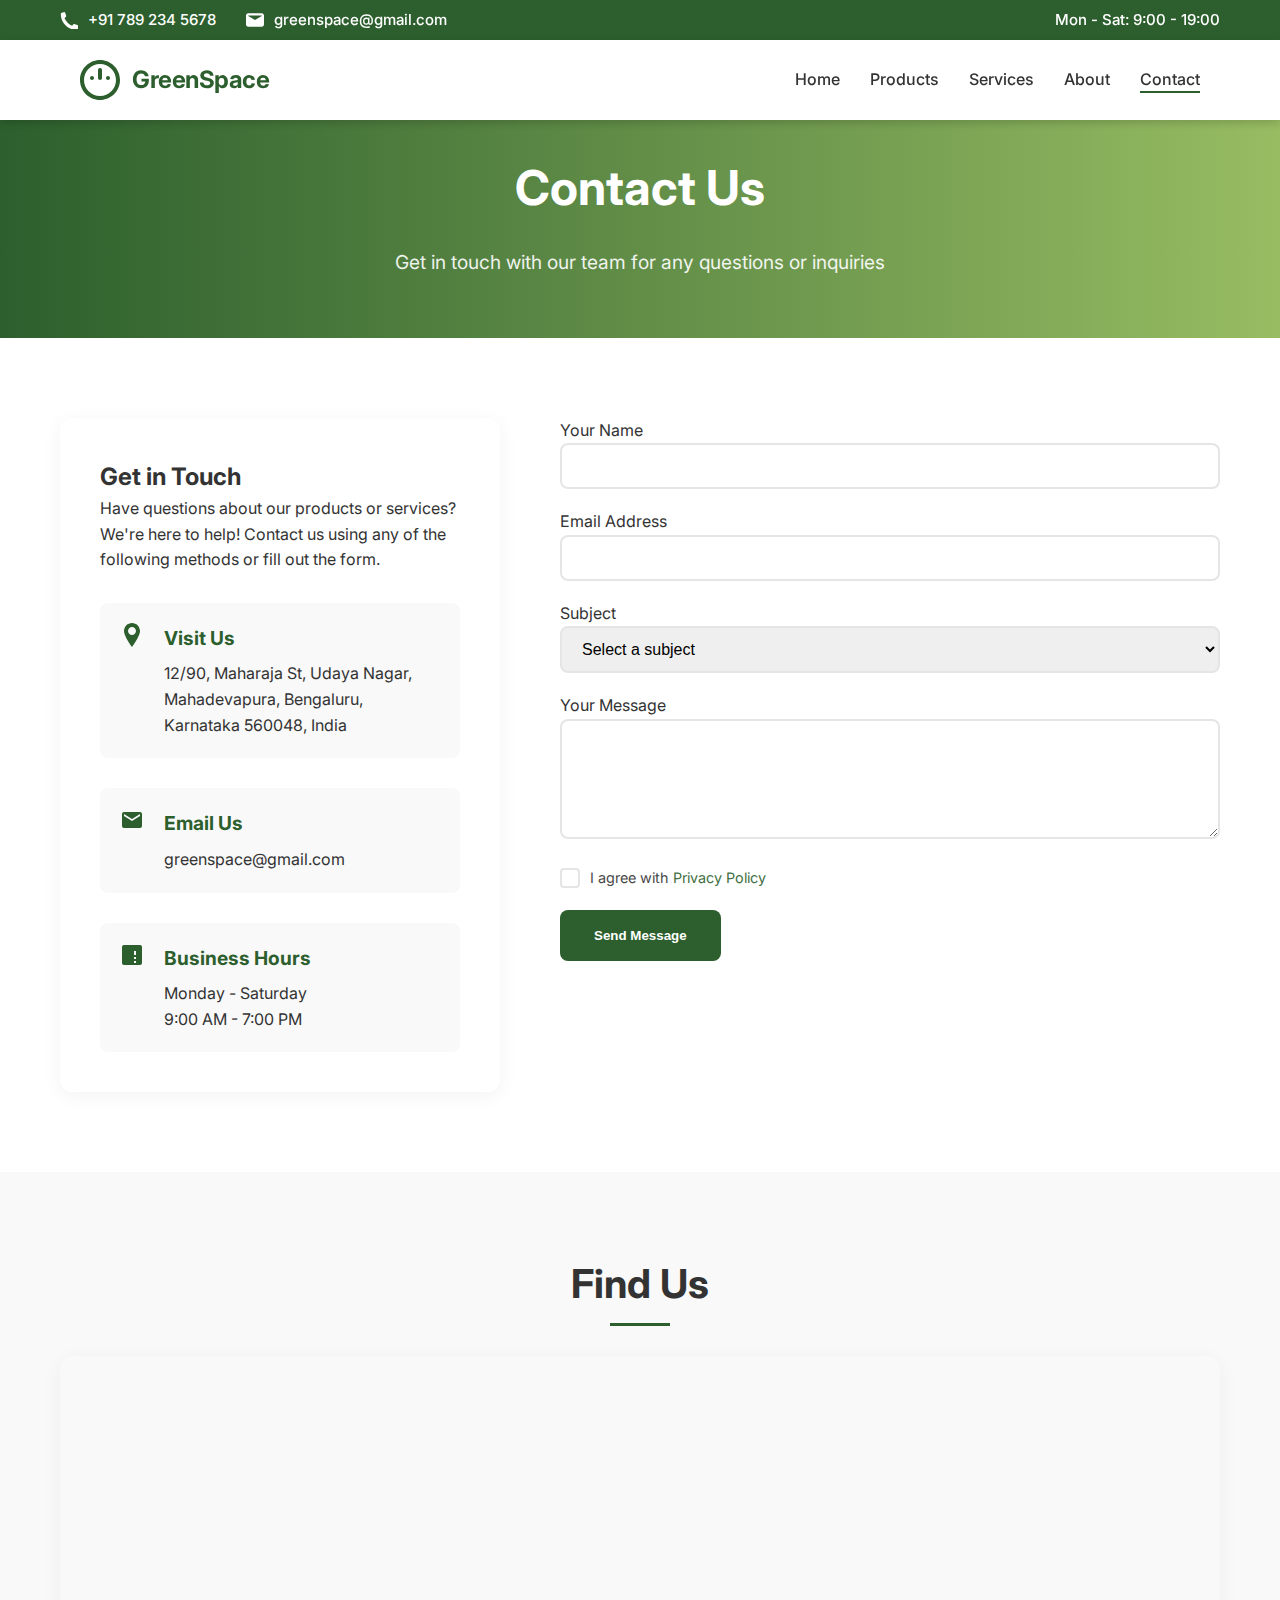
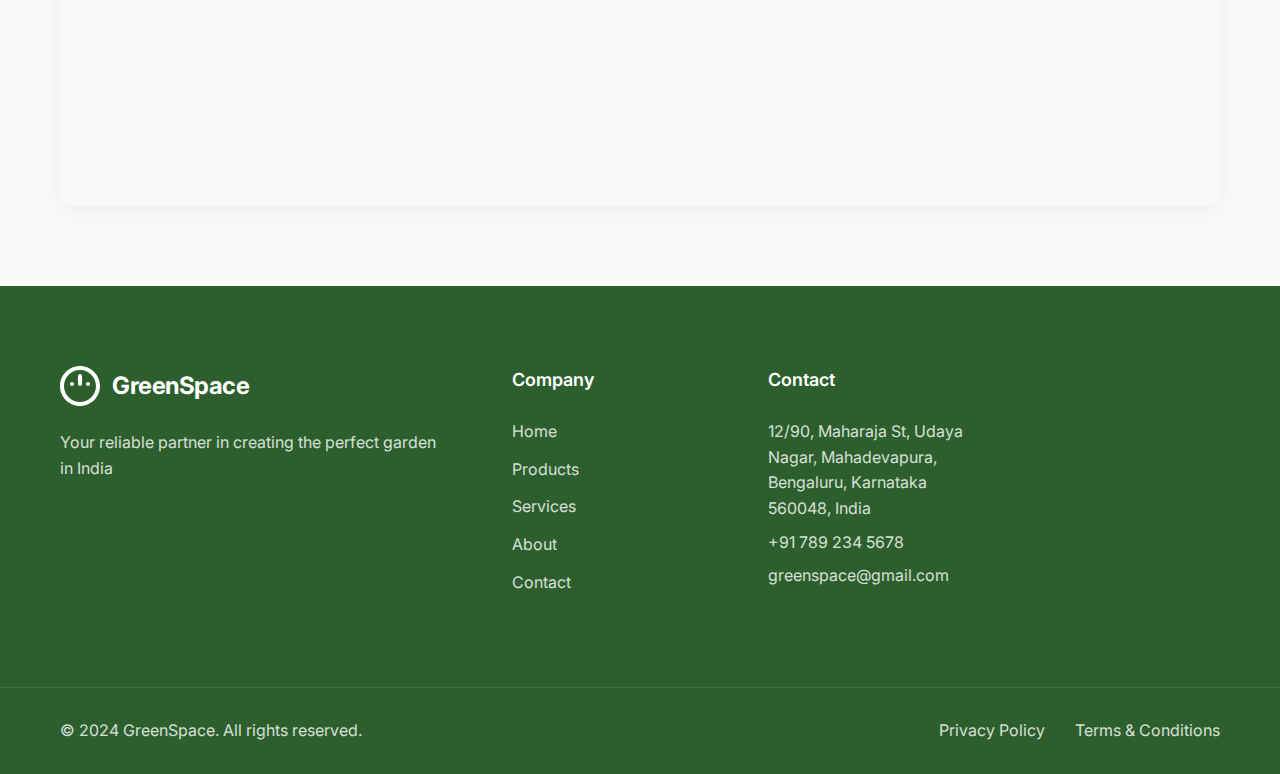
<file: contact.html>
<!DOCTYPE html>
<html lang="en">
  <head>
    <meta charset="UTF-8" />
    <meta name="viewport" content="width=device-width, initial-scale=1.0" />
    <meta
      name="description"
      content="Contact GreenSpace India for all your gardening needs. Get in touch with our expert team for products, services, and consultations."
    />
    <title>Contact Us | GreenSpace India</title>
    <link rel="stylesheet" href="css/style.css" />
    <link rel="icon" type="image/svg+xml" href="images/favicon.svg" />
  </head>
  <body>
    <header class="header">
      <div class="header__top">
        <div class="container">
          <div class="header__top-inner">
            <div class="header__contact">
              <a href="tel:+917892345678" class="header__contact-link">
                <svg
                  class="header__contact-icon"
                  width="16"
                  height="16"
                  viewBox="0 0 16 16"
                >
                  <path
                    d="M15.5 12.5l-2.3-.8c-.5-.2-1-.1-1.4.3l-1.1 1.1c-2.9-1.4-5.3-3.8-6.7-6.7l1.1-1.1c.4-.4.5-.9.3-1.4l-.8-2.3C4.4 1.1 3.9.9 3.4 1L1.5 1.5C1 1.7.7 2.1.7 2.7c0 7.8 6.3 14.1 14.1 14.1.5 0 1-.3 1.1-.8l.5-1.9c.1-.5-.1-1-.9-1.6z"
                  />
                </svg>
                +91 789 234 5678
              </a>
              <a
                href="mailto:greenspace@gmail.com"
                class="header__contact-link"
              >
                <svg
                  class="header__contact-icon"
                  width="16"
                  height="16"
                  viewBox="0 0 16 16"
                >
                  <path
                    d="M14 2H2C.9 2 0 2.9 0 4v8c0 1.1.9 2 2 2h12c1.1 0 2-.9 2-2V4c0-1.1-.9-2-2-2zm0 2v.5l-6 3.5L2 4.5V4h12zm-6 5L2 8v4h12V8l-6 3z"
                  />
                </svg>
                greenspace@gmail.com
              </a>
            </div>
            <div class="header__hours">
              <span>Mon - Sat: 9:00 - 19:00</span>
            </div>
          </div>
        </div>
      </div>
      <div class="header__main">
        <div class="container">
          <div class="header__main-inner">
            <a href="index.html" class="logo">
              <img
                src="images/logo.svg"
                alt="GreenSpace Logo"
                class="logo__icon"
                width="40"
                height="40"
              />
              <span class="logo__text">GreenSpace</span>
            </a>
            <nav class="nav">
              <button class="nav__burger" aria-label="Toggle menu">
                <span></span>
                <span></span>
                <span></span>
              </button>
              <ul class="nav__list">
                <li class="nav__item">
                  <a href="index.html" class="nav__link">Home</a>
                </li>
                <li class="nav__item">
                  <a href="products.html" class="nav__link">Products</a>
                </li>
                <li class="nav__item">
                  <a href="services.html" class="nav__link">Services</a>
                </li>
                <li class="nav__item">
                  <a href="about.html" class="nav__link">About</a>
                </li>
                <li class="nav__item">
                  <a href="contact.html" class="nav__link nav__link--active"
                    >Contact</a
                  >
                </li>
              </ul>
            </nav>
          </div>
        </div>
      </div>
    </header>

    <main>
      <section class="page-hero">
        <div class="container">
          <div class="page-hero__content">
            <h1 class="page-hero__title">Contact Us</h1>
            <p class="page-hero__text">
              Get in touch with our team for any questions or inquiries
            </p>
          </div>
        </div>
      </section>

      <section class="contact">
        <div class="container">
          <div class="contact__grid">
            <div class="contact__info">
              <h2 class="contact__title">Get in Touch</h2>
              <p class="contact__text">
                Have questions about our products or services? We're here to
                help! Contact us using any of the following methods or fill out
                the form.
              </p>

              <div class="contact__details">
                <div class="contact__item">
                  <svg
                    class="contact__icon"
                    width="24"
                    height="24"
                    viewBox="0 0 24 24"
                  >
                    <path
                      d="M12 0C7.6 0 4 3.6 4 8c0 5.4 8 16 8 16s8-10.6 8-16c0-4.4-3.6-8-8-8zm0 12c-2.2 0-4-1.8-4-4s1.8-4 4-4 4 1.8 4 4-1.8 4-4 4z"
                    />
                  </svg>
                  <div class="contact__info-text">
                    <h3>Visit Us</h3>
                    <a
                      href="https://maps.app.goo.gl/JYf6iAedpA76A93S9"
                      target="_blank"
                      class="contact__link"
                      >12/90, Maharaja St, Udaya Nagar, Mahadevapura, Bengaluru,
                      Karnataka 560048, India</a
                    >
                  </div>
                </div>

                <div class="contact__item">
                  <svg
                    class="contact__icon"
                    width="24"
                    height="24"
                    viewBox="0 0 24 24"
                  >
                    <path
                      d="M20 4H4c-1.1 0-2 .9-2 2v12c0 1.1.9 2 2 2h16c1.1 0 2-.9 2-2V6c0-1.1-.9-2-2-2zm0 4l-8 5-8-5V6l8 5 8-5v2z"
                    />
                  </svg>
                  <div class="contact__info-text">
                    <h3>Email Us</h3>
                    <a href="mailto:greenspace@gmail.com" class="contact__link"
                      >greenspace@gmail.com</a
                    >
                  </div>
                </div>

                <div class="contact__item">
                  <svg
                    class="contact__icon"
                    width="24"
                    height="24"
                    viewBox="0 0 24 24"
                  >
                    <path
                      d="M20 2H4c-1.1 0-2 .9-2 2v16c0 1.1.9 2 2 2h16c1.1 0 2-.9 2-2V4c0-1.1-.9-2-2-2zm-4 18h-2v-2h2v2zm0-4h-2v-2h2v2zm0-4h-2V8h2v4z"
                    />
                  </svg>
                  <div class="contact__info-text">
                    <h3>Business Hours</h3>
                    <p>Monday - Saturday</p>
                    <p>9:00 AM - 7:00 PM</p>
                  </div>
                </div>
              </div>
            </div>

            <form action="thanks_form.php" method="post" class="contact-form" action="thanks.html">
              <div class="form-group">
                <label class="form-label" for="name">Your Name</label>
                <input
                  type="text"
                  id="name"
                  name="name"
                  class="form-input"
                  required
                />
              </div>

              <div class="form-group">
                <label class="form-label" for="email">Email Address</label>
                <input
                  type="email"
                  id="email"
                  name="email"
                  class="form-input"
                  required
                />
              </div>

              <div class="form-group">
                <label class="form-label" for="subject">Subject</label>
                <select id="subject" name="subject" class="form-input" required>
                  <option value="">Select a subject</option>
                  <option value="products">Product Inquiry</option>
                  <option value="services">Service Request</option>
                  <option value="support">Technical Support</option>
                  <option value="other">Other</option>
                </select>
              </div>

              <div class="form-group">
                <label class="form-label" for="message">Your Message</label>
                <textarea
                  id="message"
                  name="message"
                  class="form-textarea"
                  required
                ></textarea>
              </div>

              <div class="form-group">
                <label class="checkbox">
                  <input type="checkbox" required />
                  <span class="checkbox__mark"></span>
                  <span class="checkbox__text"
                    >I agree with
                    <a href="privacy-policy.html">Privacy Policy</a></span
                  >
                </label>
              </div>

              <button type="submit" class="button button--primary">
                Send Message
              </button>
            </form>
          </div>
        </div>
      </section>

      <section class="map">
        <div class="container">
          <h2 class="section__title">Find Us</h2>
          <div class="map__wrapper">
            <iframe
              src="https://www.google.com/maps/embed?pb=!1m14!1m8!1m3!1d453.05895767023196!2d77.6723016!3d12.9909375!3m2!1i1024!2i768!4f13.1!3m3!1m2!1s0x3bae1140e1bf08b1%3A0x869cfcfae5aa34d5!2zMTIvOTAsIE1haGFyYWphIFN0LCBVZGF5YSBOYWdhciwgTWFoYWRldmFwdXJhLCBCZW5nYWx1cnUsIEthcm5hdGFrYSA1NjAwNDgsINCY0L3QtNC40Y8!5e1!3m2!1sru!2sru!4v1737479239753!5m2!1sru!2sru"
              width="100%"
              height="450"
              style="border: 0"
              allowfullscreen=""
              loading="lazy"
              referrerpolicy="no-referrer-when-downgrade"
            ></iframe>
          </div>
        </div>
      </section>
    </main>

    <footer class="footer">
      <div class="footer__main">
        <div class="container">
          <div class="footer__grid">
            <div class="footer__info">
              <a href="index.html" class="logo">
                <img
                  src="images/logo-white.svg"
                  alt="GreenSpace Logo"
                  class="logo__icon"
                  width="40"
                  height="40"
                />
                <span class="logo__text">GreenSpace</span>
              </a>
              <p class="footer__description">
                Your reliable partner in creating the perfect garden in India
              </p>
            </div>
            <div class="footer__nav">
              <h4 class="footer__title">Company</h4>
              <ul class="footer__list">
                <li><a href="index.html">Home</a></li>
                <li><a href="products.html">Products</a></li>
                <li><a href="services.html">Services</a></li>
                <li><a href="about.html">About</a></li>
                <li><a href="contact.html">Contact</a></li>
              </ul>
            </div>
            <div class="footer__nav">
              <h4 class="footer__title">Contact</h4>
              <address class="footer__contact">
                <a
                  href="https://maps.app.goo.gl/JYf6iAedpA76A93S9"
                  class="contact__link"
                  >12/90, Maharaja St, Udaya Nagar, Mahadevapura, Bengaluru,
                  Karnataka 560048, India</a
                >

                <a href="tel:+917892345678">+91 789 234 5678</a>
                <a href="mailto:greenspace@gmail.com">greenspace@gmail.com</a>
              </address>
            </div>
          </div>
        </div>
      </div>
      <div class="footer__bottom">
        <div class="container">
          <div class="footer__bottom-inner">
            <p class="footer__copyright">
              &copy; 2024 GreenSpace. All rights reserved.
            </p>
            <div class="footer__links">
              <a href="privacy-policy.html">Privacy Policy</a>
              <a href="terms-conditions.html">Terms & Conditions</a>
            </div>
          </div>
        </div>
      </div>
    </footer>

    <script src="js/main.js"></script>
  </body>
</html>
</file>
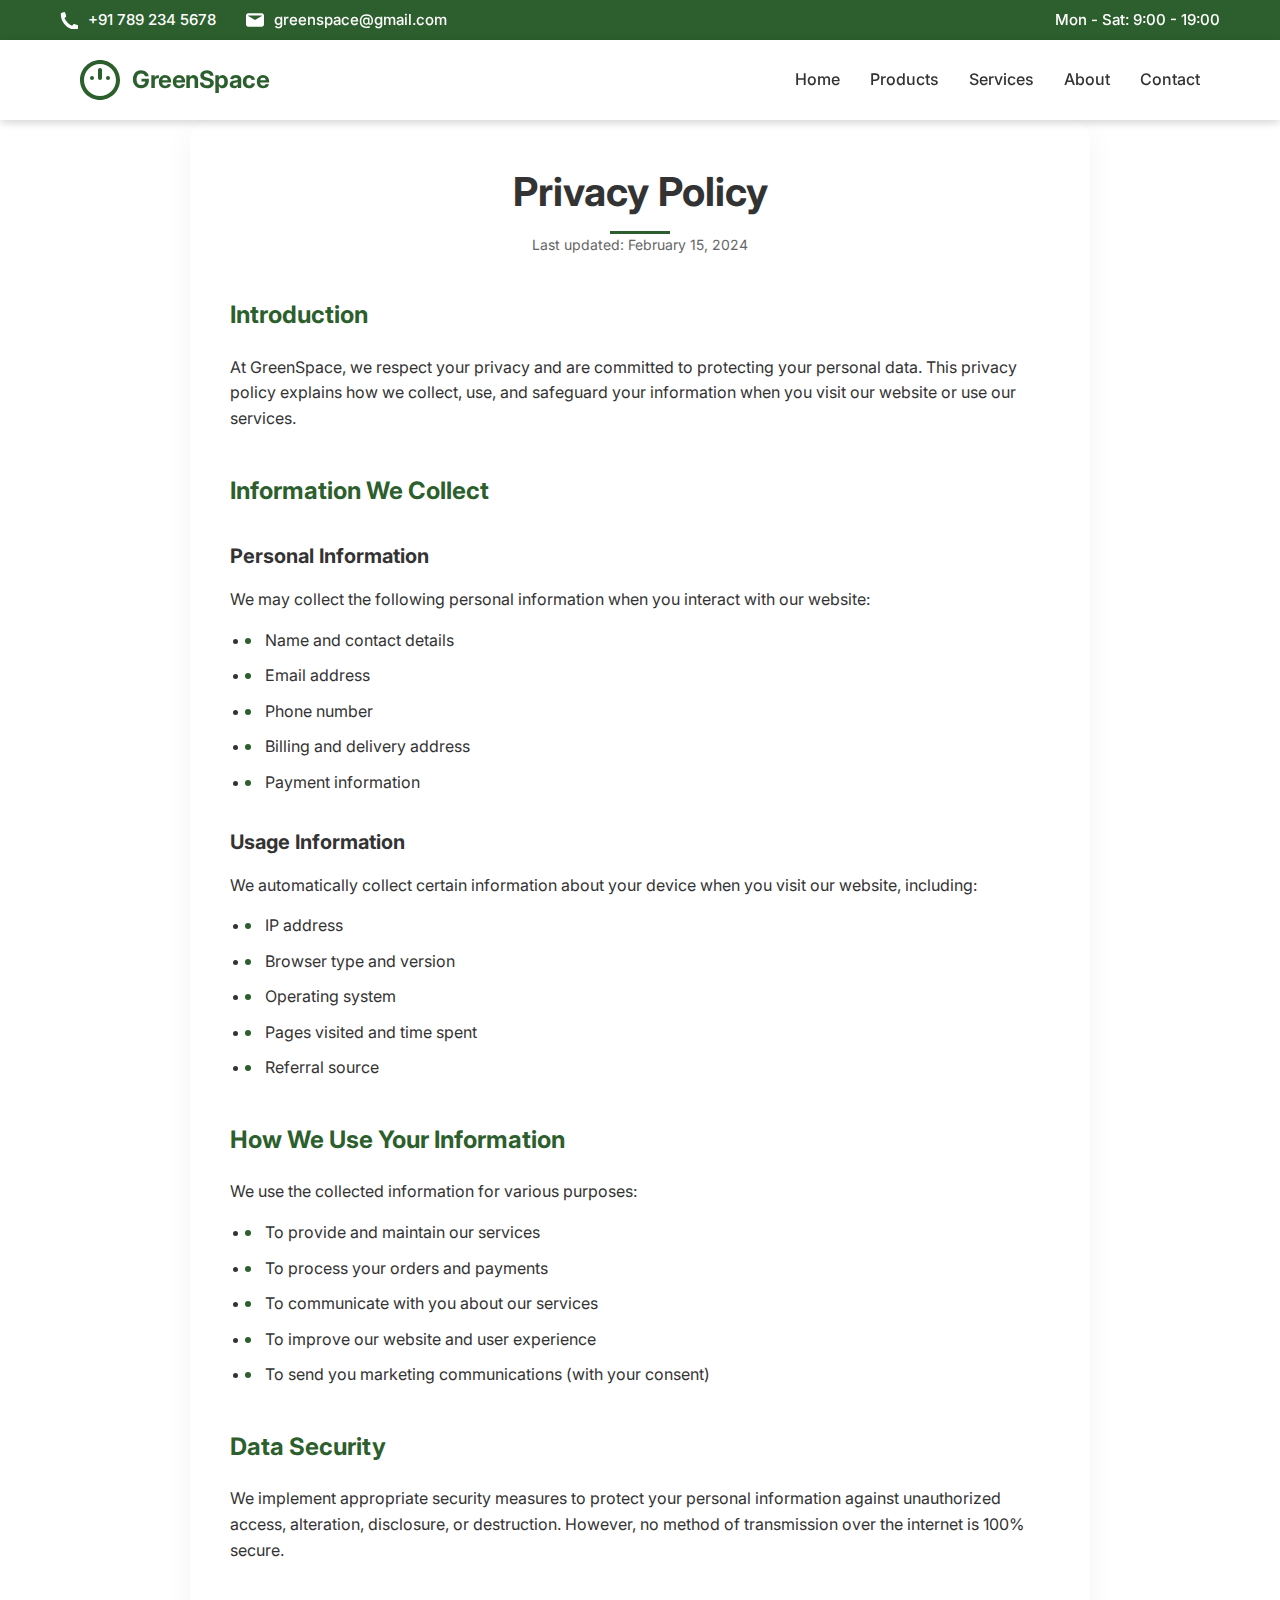
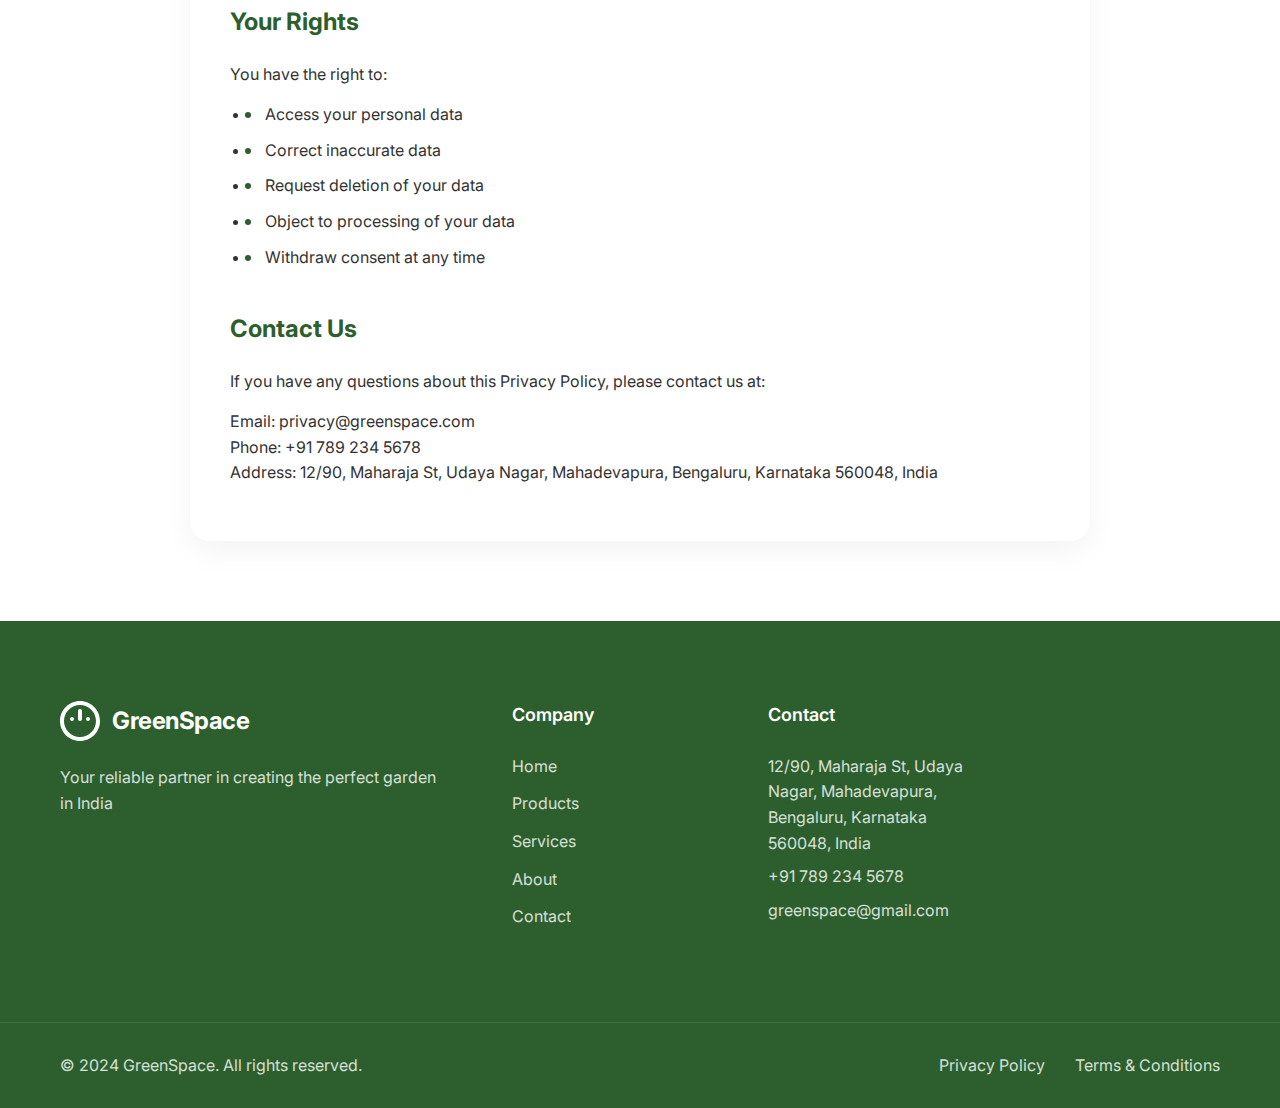
<file: privacy-policy.html>
<!DOCTYPE html>
<html lang="en">
<head>
    <meta charset="UTF-8">
    <meta name="viewport" content="width=device-width, initial-scale=1.0">
    <meta name="description" content="GreenSpace India Privacy Policy - Learn how we collect, use, and protect your personal information.">
    <title>Privacy Policy | GreenSpace India</title>
    <link rel="stylesheet" href="css/style.css">
    <link rel="icon" type="image/svg+xml" href="images/favicon.svg">
</head>
<body>
    <header class="header">
        <div class="header__top">
            <div class="container">
                <div class="header__top-inner">
                    <div class="header__contact">
                        <a href="tel:+917892345678" class="header__contact-link">
                            <svg class="header__contact-icon" width="16" height="16" viewBox="0 0 16 16">
                                <path d="M15.5 12.5l-2.3-.8c-.5-.2-1-.1-1.4.3l-1.1 1.1c-2.9-1.4-5.3-3.8-6.7-6.7l1.1-1.1c.4-.4.5-.9.3-1.4l-.8-2.3C4.4 1.1 3.9.9 3.4 1L1.5 1.5C1 1.7.7 2.1.7 2.7c0 7.8 6.3 14.1 14.1 14.1.5 0 1-.3 1.1-.8l.5-1.9c.1-.5-.1-1-.9-1.6z"/>
                            </svg>
                            +91 789 234 5678
                        </a>
                        <a href="mailto:greenspace@gmail.com" class="header__contact-link">
                            <svg class="header__contact-icon" width="16" height="16" viewBox="0 0 16 16">
                                <path d="M14 2H2C.9 2 0 2.9 0 4v8c0 1.1.9 2 2 2h12c1.1 0 2-.9 2-2V4c0-1.1-.9-2-2-2zm0 2v.5l-6 3.5L2 4.5V4h12zm-6 5L2 8v4h12V8l-6 3z"/>
                            </svg>
                            greenspace@gmail.com
                        </a>
                    </div>
                    <div class="header__hours">
                        <span>Mon - Sat: 9:00 - 19:00</span>
                    </div>
                </div>
            </div>
        </div>
        <div class="header__main">
            <div class="container">
                <div class="header__main-inner">
                    <a href="index.html" class="logo">
                        <img src="images/logo.svg" alt="GreenSpace Logo" class="logo__icon" width="40" height="40">
                        <span class="logo__text">GreenSpace</span>
                    </a>
                    <nav class="nav">
                        <button class="nav__burger" aria-label="Toggle menu">
                            <span></span>
                            <span></span>
                            <span></span>
                        </button>
                        <ul class="nav__list">
                            <li class="nav__item"><a href="index.html" class="nav__link">Home</a></li>
                            <li class="nav__item"><a href="products.html" class="nav__link">Products</a></li>
                            <li class="nav__item"><a href="services.html" class="nav__link">Services</a></li>
                            <li class="nav__item"><a href="about.html" class="nav__link">About</a></li>
                            <li class="nav__item"><a href="contact.html" class="nav__link">Contact</a></li>
                        </ul>
                    </nav>
                </div>
            </div>
        </div>
    </header>

    <main>
        <section class="legal-page">
            <div class="container">
                <div class="legal-content">
                    <h1 class="section__title">Privacy Policy</h1>
                    <p class="last-updated">Last updated: February 15, 2024</p>

                    <h2>Introduction</h2>
                    <p>At GreenSpace, we respect your privacy and are committed to protecting your personal data. This privacy policy explains how we collect, use, and safeguard your information when you visit our website or use our services.</p>

                    <h2>Information We Collect</h2>
                    <h3>Personal Information</h3>
                    <p>We may collect the following personal information when you interact with our website:</p>
                    <ul>
                        <li>Name and contact details</li>
                        <li>Email address</li>
                        <li>Phone number</li>
                        <li>Billing and delivery address</li>
                        <li>Payment information</li>
                    </ul>

                    <h3>Usage Information</h3>
                    <p>We automatically collect certain information about your device when you visit our website, including:</p>
                    <ul>
                        <li>IP address</li>
                        <li>Browser type and version</li>
                        <li>Operating system</li>
                        <li>Pages visited and time spent</li>
                        <li>Referral source</li>
                    </ul>

                    <h2>How We Use Your Information</h2>
                    <p>We use the collected information for various purposes:</p>
                    <ul>
                        <li>To provide and maintain our services</li>
                        <li>To process your orders and payments</li>
                        <li>To communicate with you about our services</li>
                        <li>To improve our website and user experience</li>
                        <li>To send you marketing communications (with your consent)</li>
                    </ul>

                    <h2>Data Security</h2>
                    <p>We implement appropriate security measures to protect your personal information against unauthorized access, alteration, disclosure, or destruction. However, no method of transmission over the internet is 100% secure.</p>

                    <h2>Your Rights</h2>
                    <p>You have the right to:</p>
                    <ul>
                        <li>Access your personal data</li>
                        <li>Correct inaccurate data</li>
                        <li>Request deletion of your data</li>
                        <li>Object to processing of your data</li>
                        <li>Withdraw consent at any time</li>
                    </ul>

                    <h2>Contact Us</h2>
                    <p>If you have any questions about this Privacy Policy, please contact us at:</p>
                    <p>Email: privacy@greenspace.com<br>
                    Phone: +91 789 234 5678<br>
                    Address: 12/90, Maharaja St, Udaya Nagar, Mahadevapura, Bengaluru, Karnataka 560048, India</p>
                </div>
            </div>
        </section>
    </main>

    <footer class="footer">
        <div class="footer__main">
            <div class="container">
                <div class="footer__grid">
                    <div class="footer__info">
                        <a href="index.html" class="logo">
                            <img src="images/logo-white.svg" alt="GreenSpace Logo" class="logo__icon" width="40" height="40">
                            <span class="logo__text">GreenSpace</span>
                        </a>
                        <p class="footer__description">Your reliable partner in creating the perfect garden in India</p>
                    </div>
                    <div class="footer__nav">
                        <h4 class="footer__title">Company</h4>
                        <ul class="footer__list">
                            <li><a href="index.html">Home</a></li>
                            <li><a href="products.html">Products</a></li>
                            <li><a href="services.html">Services</a></li>
                            <li><a href="about.html">About</a></li>
                            <li><a href="contact.html">Contact</a></li>
                        </ul>
                    </div>
                    <div class="footer__nav">
                        <h4 class="footer__title">Contact</h4>
                        <address class="footer__contact">
                            <a href="https://maps.app.goo.gl/JYf6iAedpA76A93S9" class="contact__link">12/90, Maharaja St, Udaya Nagar, Mahadevapura, Bengaluru, Karnataka 560048, India</a>
                            <a href="tel:+917892345678">+91 789 234 5678</a>
                            <a href="mailto:greenspace@gmail.com">greenspace@gmail.com</a>
                        </address>
                    </div>
                </div>
            </div>
        </div>
        <div class="footer__bottom">
            <div class="container">
                <div class="footer__bottom-inner">
                    <p class="footer__copyright">&copy; 2024 GreenSpace. All rights reserved.</p>
                    <div class="footer__links">
                        <a href="privacy-policy.html">Privacy Policy</a>
                        <a href="terms-conditions.html">Terms & Conditions</a>
                    </div>
                </div>
            </div>
        </div>
    </footer>

    <script src="js/main.js"></script>
</body>
</html>
</file>
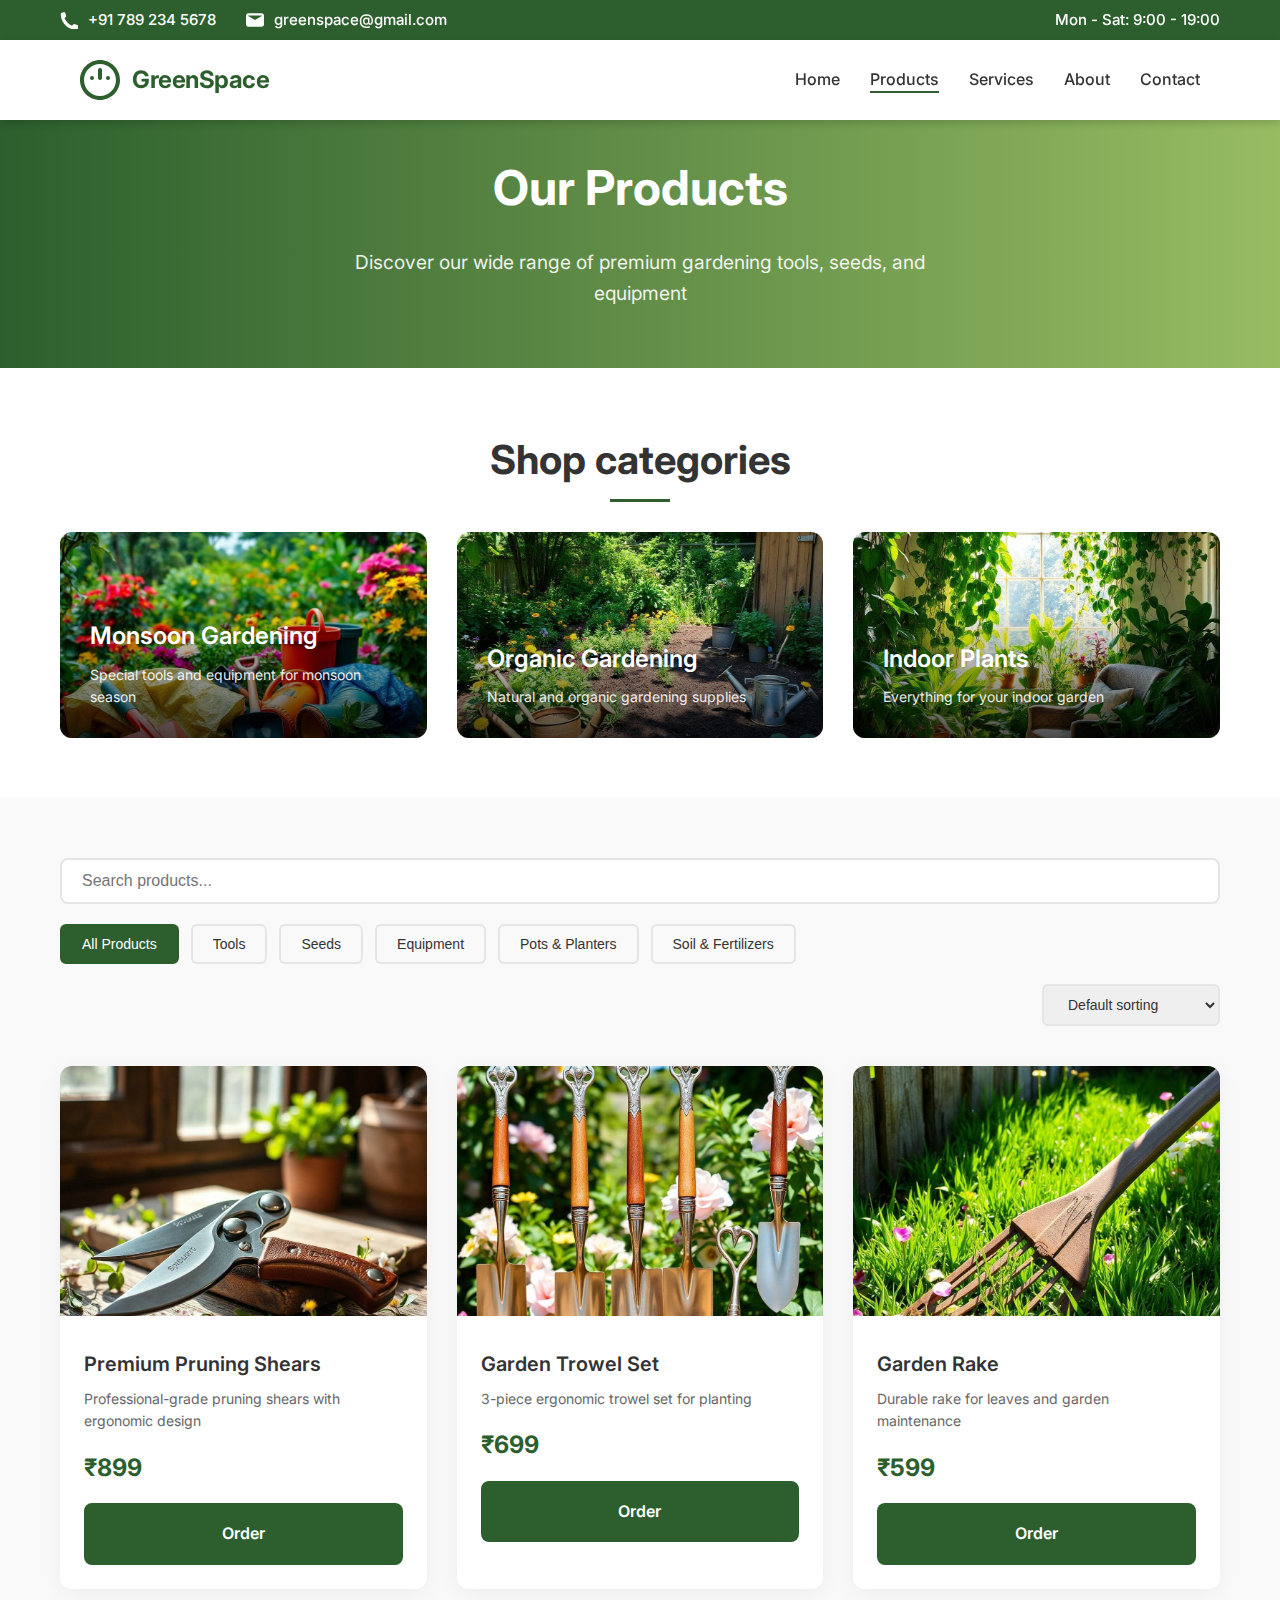
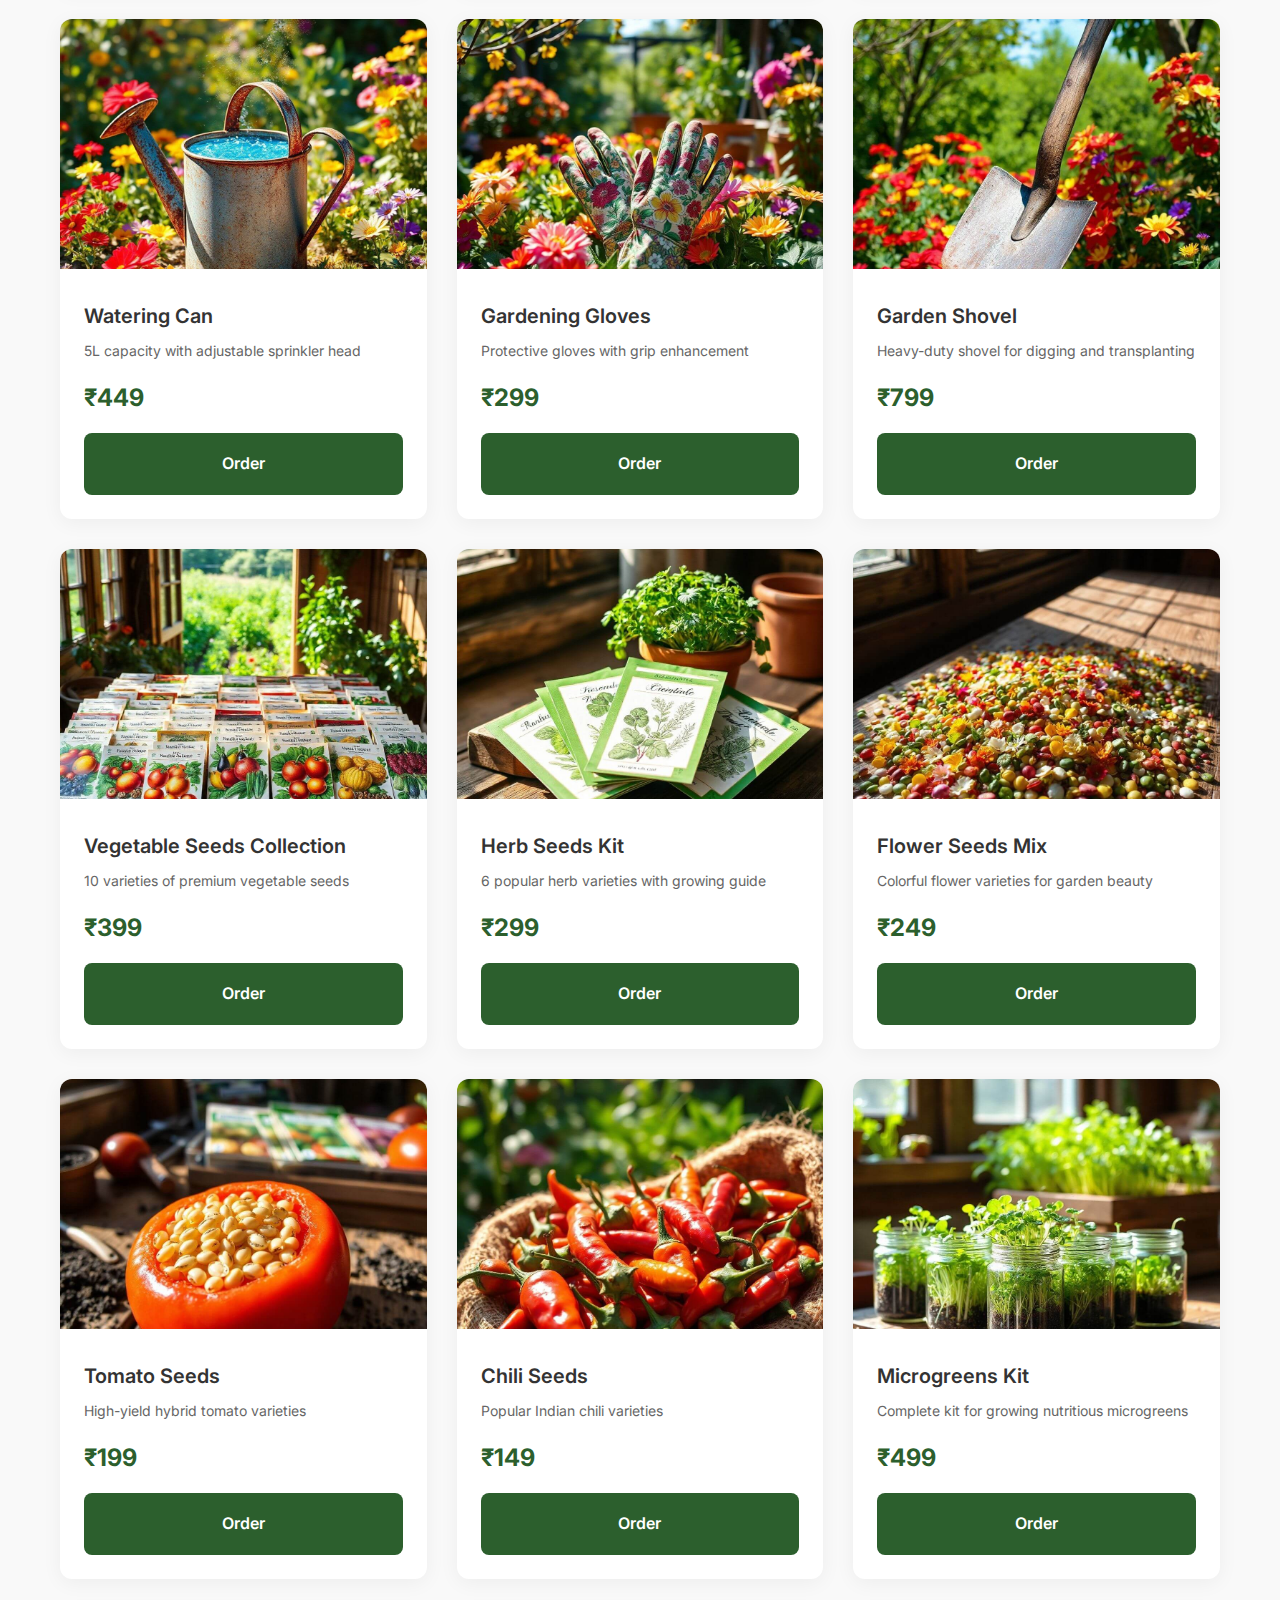
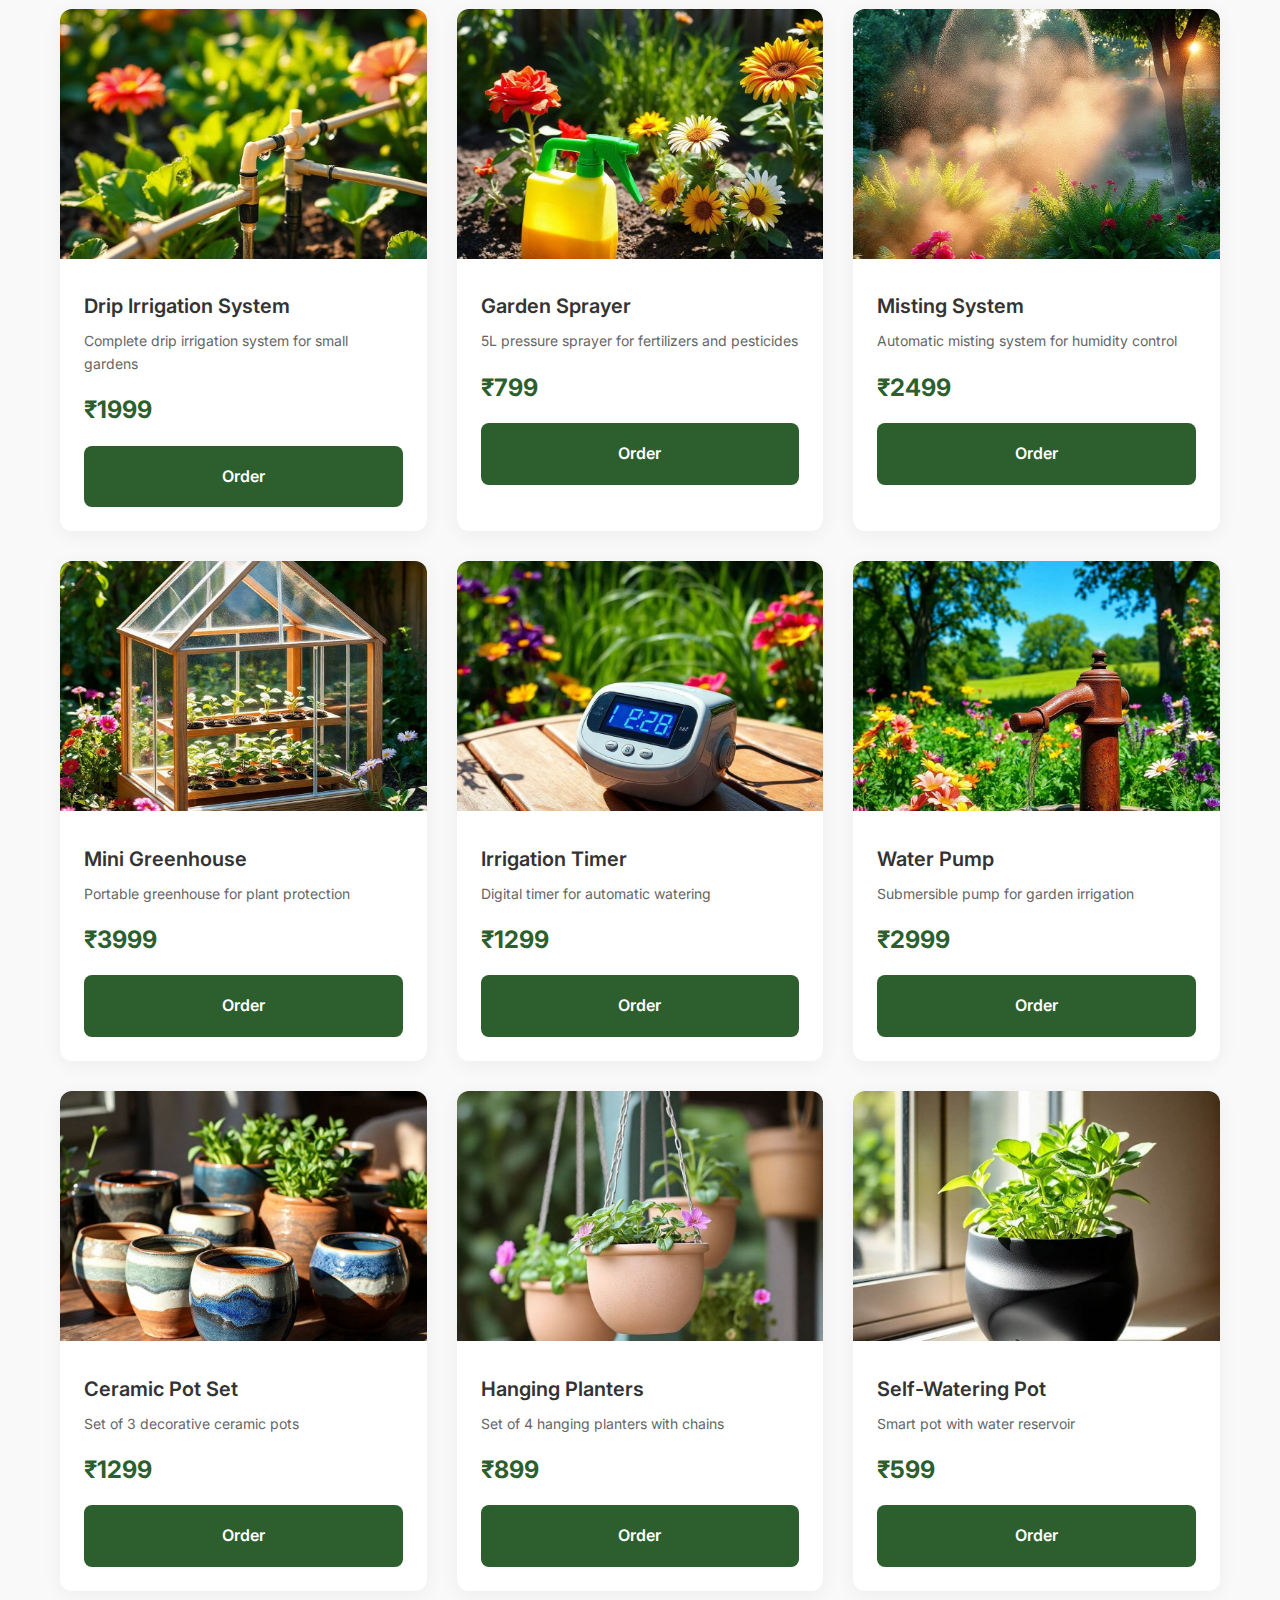
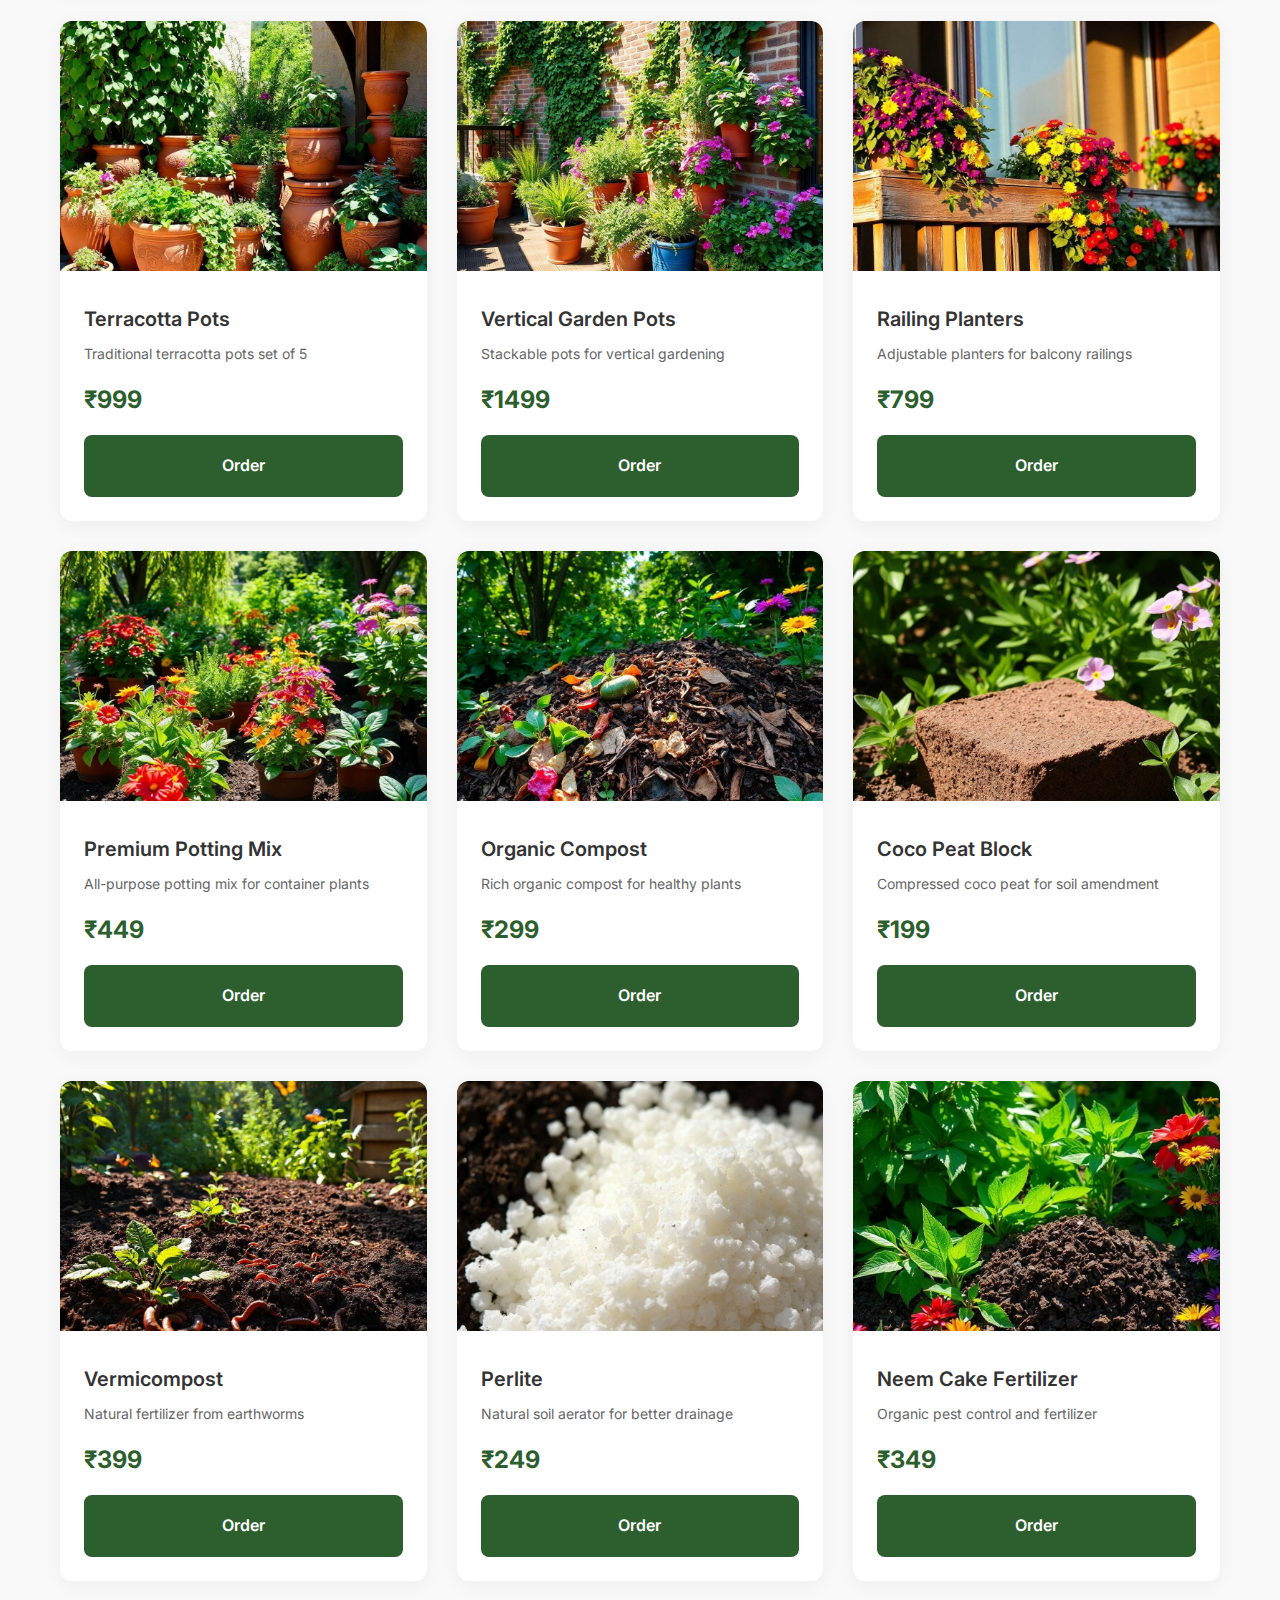
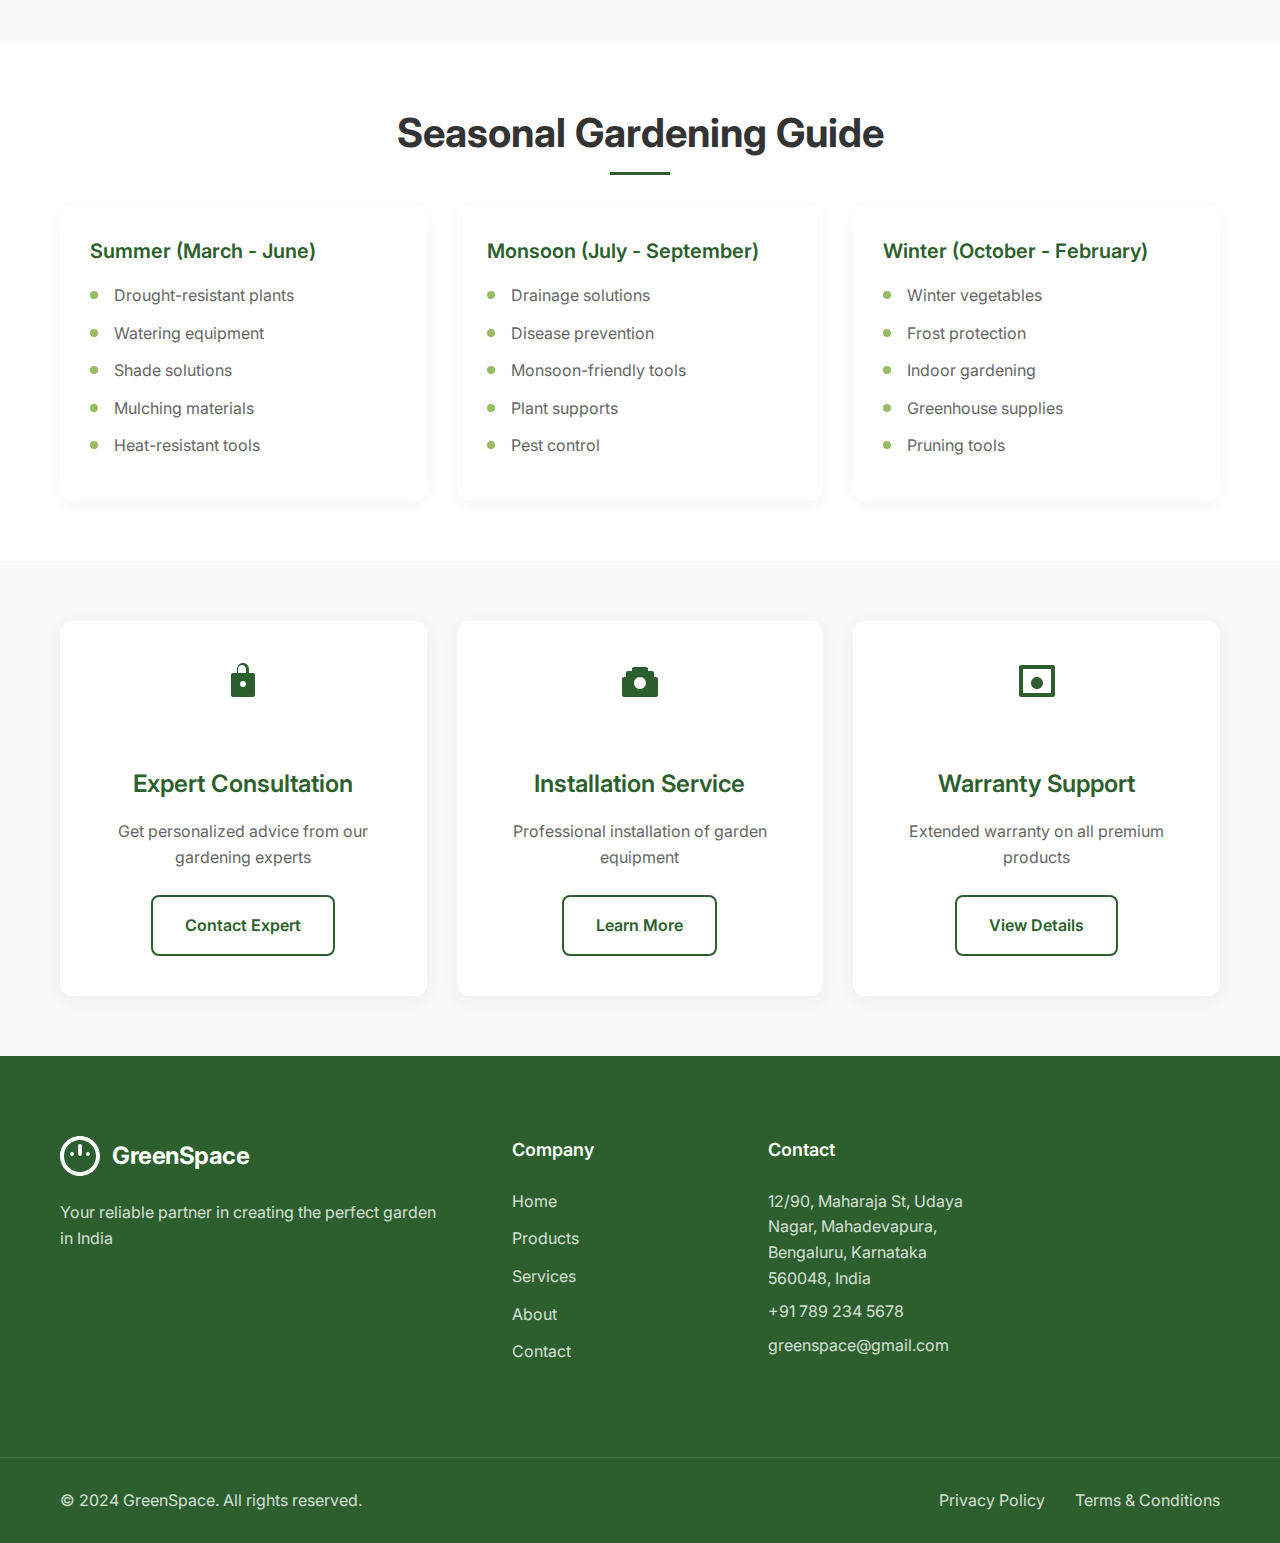
<file: products.html>
<!DOCTYPE html>
<html lang="en">
<head>
    <meta charset="UTF-8">
    <meta name="viewport" content="width=device-width, initial-scale=1.0">
    <meta name="description" content="Explore our wide range of garden products - from tools to seeds and equipment. Find everything you need for your garden in India.">
    <title>Products | GreenSpace India</title>
    <link rel="stylesheet" href="css/style.css">
    <link rel="icon" type="image/svg+xml" href="images/favicon.svg">
</head>
<body>
    <header class="header">
        <div class="header__top">
            <div class="container">
                <div class="header__top-inner">
                    <div class="header__contact">
                        <a href="tel:+917892345678" class="header__contact-link">
                            <svg class="header__contact-icon" width="16" height="16" viewBox="0 0 16 16">
                                <path d="M15.5 12.5l-2.3-.8c-.5-.2-1-.1-1.4.3l-1.1 1.1c-2.9-1.4-5.3-3.8-6.7-6.7l1.1-1.1c.4-.4.5-.9.3-1.4l-.8-2.3C4.4 1.1 3.9.9 3.4 1L1.5 1.5C1 1.7.7 2.1.7 2.7c0 7.8 6.3 14.1 14.1 14.1.5 0 1-.3 1.1-.8l.5-1.9c.1-.5-.1-1-.9-1.6z"/>
                            </svg>
                            +91 789 234 5678
                        </a>
                        <a href="mailto:greenspace@gmail.com" class="header__contact-link">
                            <svg class="header__contact-icon" width="16" height="16" viewBox="0 0 16 16">
                                <path d="M14 2H2C.9 2 0 2.9 0 4v8c0 1.1.9 2 2 2h12c1.1 0 2-.9 2-2V4c0-1.1-.9-2-2-2zm0 2v.5l-6 3.5L2 4.5V4h12zm-6 5L2 8v4h12V8l-6 3z"/>
                            </svg>
                            greenspace@gmail.com
                        </a>
                    </div>
                    <div class="header__hours">
                        <span>Mon - Sat: 9:00 - 19:00</span>
                    </div>
                </div>
            </div>
        </div>
        <div class="header__main">
            <div class="container">
                <div class="header__main-inner">
                    <a href="index.html" class="logo">
                        <svg class="logo__icon" width="40" height="40" viewBox="0 0 40 40">
                            <path d="M20 0c11 0 20 9 20 20s-9 20-20 20S0 31 0 20 9 0 20 0zm0 4C11.2 4 4 11.2 4 20s7.2 16 16 16 16-7.2 16-16S28.8 4 20 4zm0 4c1.1 0 2 .9 2 2v8c0 1.1-.9 2-2 2s-2-.9-2-2v-8c0-1.1.9-2 2-2zm-8 8c1.1 0 2 .9 2 2s-.9 2-2 2-2-.9-2-2 .9-2 2-2zm16 0c1.1 0 2 .9 2 2s-.9 2-2 2-2-.9-2-2 .9-2 2-2z"/>
                        </svg>
                        <span class="logo__text">GreenSpace</span>
                    </a>
                    <nav class="nav">
                        <button class="nav__burger" aria-label="Toggle menu">
                            <span></span>
                            <span></span>
                            <span></span>
                        </button>
                        <ul class="nav__list">
                            <li class="nav__item"><a href="index.html" class="nav__link">Home</a></li>
                            <li class="nav__item"><a href="products.html" class="nav__link nav__link--active">Products</a></li>
                            <li class="nav__item"><a href="services.html" class="nav__link">Services</a></li>
                            <li class="nav__item"><a href="about.html" class="nav__link">About</a></li>
                            <li class="nav__item"><a href="contact.html" class="nav__link">Contact</a></li>
                        </ul>
                    </nav>
                </div>
            </div>
        </div>
    </header>

    <main>
        <section class="page-hero">
            <div class="container">
                <div class="page-hero__content">
                    <h1 class="page-hero__title">Our Products</h1>
                    <p class="page-hero__text">Discover our wide range of premium gardening tools, seeds, and equipment</p>
                </div>
            </div>
        </section>

        <section class="featured-categories">
            <div class="container">
                <h2 class="section-title">Shop categories</h2>
                <div class="category-cards">
                    <div class="category-card" data-category="monsoon">
                        <img src="images/monsoon.jpg" alt="Monsoon Gardening" class="category-card__image">
                        <div class="category-card__content">
                            <h3 class="category-card__title">Monsoon Gardening</h3>
                            <p class="category-card__text">Special tools and equipment for monsoon season</p>
                        </div>
                    </div>
                    <div class="category-card" data-category="organic">
                        <img src="images/organic.jpg" alt="Organic Gardening" class="category-card__image">
                        <div class="category-card__content">
                            <h3 class="category-card__title">Organic Gardening</h3>
                            <p class="category-card__text">Natural and organic gardening supplies</p>
                        </div>
                    </div>
                    <div class="category-card" data-category="indoor">
                        <img src="images/indoor.jpg" alt="Indoor Plants" class="category-card__image">
                        <div class="category-card__content">
                            <h3 class="category-card__title">Indoor Plants</h3>
                            <p class="category-card__text">Everything for your indoor garden</p>
                        </div>
                    </div>
                </div>
            </div>
        </section>

        <section class="product-categories" id="all-products">
            <div class="container">
                <div class="product-filter">
                    <div class="product-filter__search">
                        <input type="text" placeholder="Search products..." class="product-filter__input">
                    </div>
                    <div class="product-filter__categories">
                        <button class="filter-btn active" data-category="all">All Products</button>
                        <button class="filter-btn" data-category="tools">Tools</button>
                        <button class="filter-btn" data-category="seeds">Seeds</button>
                        <button class="filter-btn" data-category="equipment">Equipment</button>
                        <button class="filter-btn" data-category="pots">Pots & Planters</button>
                        <button class="filter-btn" data-category="soil">Soil & Fertilizers</button>
                    </div>
                    <div class="product-filter__sort">
                        <select class="product-filter__select">
                            <option value="default">Default sorting</option>
                            <option value="price-low">Price: Low to High</option>
                            <option value="price-high">Price: High to Low</option>
                            <option value="name">Name: A to Z</option>
                        </select>
                    </div>
                </div>

                <div class="products-grid" id="products-grid">
                    <!-- Products will be loaded via JavaScript -->
                </div>
            </div>
        </section>

        <section class="product-guide">
            <div class="container">
                <h2 class="section-title">Seasonal Gardening Guide</h2>
                <div class="guide-grid">
                    <div class="guide-card">
                        <h4>Summer (March - June)</h4>
                        <ul>
                            <li>Drought-resistant plants</li>
                            <li>Watering equipment</li>
                            <li>Shade solutions</li>
                            <li>Mulching materials</li>
                            <li>Heat-resistant tools</li>
                        </ul>
                    </div>
                    <div class="guide-card">
                        <h4>Monsoon (July - September)</h4>
                        <ul>
                            <li>Drainage solutions</li>
                            <li>Disease prevention</li>
                            <li>Monsoon-friendly tools</li>
                            <li>Plant supports</li>
                            <li>Pest control</li>
                        </ul>
                    </div>
                    <div class="guide-card">
                        <h4>Winter (October - February)</h4>
                        <ul>
                            <li>Winter vegetables</li>
                            <li>Frost protection</li>
                            <li>Indoor gardening</li>
                            <li>Greenhouse supplies</li>
                            <li>Pruning tools</li>
                        </ul>
                    </div>
                </div>
            </div>
        </section>

        <section class="product-support">
            <div class="container">
                <div class="support-grid">
                    <div class="support-card">
                        <div class="support-card__icon">
                            <svg width="40" height="40" viewBox="0 0 40 40" fill="#2C5F2D">
                                <path d="M30 12h-4V8c0-3.3-2.7-6-6-6s-6 2.7-6 6v4H10c-1.1 0-2 .9-2 2v20c0 1.1.9 2 2 2h20c1.1 0 2-.9 2-2V14c0-1.1-.9-2-2-2zm-10 14c-1.7 0-3-1.3-3-3s1.3-3 3-3 3 1.3 3 3-1.3 3-3 3zm5-14h-10V8c0-2.2 1.8-4 4-4s4 1.8 4 4v4z"/>
                            </svg>
                        </div>
                        <h3>Expert Consultation</h3>
                        <p>Get personalized advice from our gardening experts</p>
                        <a href="contact.html" class="button button--outline">Contact Expert</a>
                    </div>
                    <div class="support-card">
                        <div class="support-card__icon">
                            <svg width="40" height="40" viewBox="0 0 40 40" fill="#2C5F2D">
                                <path d="M36 16h-2v-4c0-1.1-.9-2-2-2h-4V8c0-1.1-.9-2-2-2H14c-1.1 0-2 .9-2 2v2H8c-1.1 0-2 .9-2 2v4H4c-1.1 0-2 .9-2 2v16c0 1.1.9 2 2 2h32c1.1 0 2-.9 2-2V18c0-1.1-.9-2-2-2zM20 28c-3.3 0-6-2.7-6-6s2.7-6 6-6 6 2.7 6 6-2.7 6-6 6z"/>
                            </svg>
                        </div>
                        <h3>Installation Service</h3>
                        <p>Professional installation of garden equipment</p>
                        <a href="services.html" class="button button--outline">Learn More</a>
                    </div>
                    <div class="support-card">
                        <div class="support-card__icon">
                            <svg width="40" height="40" viewBox="0 0 40 40" fill="#2C5F2D">
                                <path d="M36 4H4C2.9 4 2 4.9 2 6v28c0 1.1.9 2 2 2h32c1.1 0 2-.9 2-2V6c0-1.1-.9-2-2-2zm-2 28H6V8h28v24zm-14-4c3.3 0 6-2.7 6-6s-2.7-6-6-6-6 2.7-6 6 2.7 6 6 6z"/>
                            </svg>
                        </div>
                        <h3>Warranty Support</h3>
                        <p>Extended warranty on all premium products</p>
                        <a href="contact.html" class="button button--outline">View Details</a>
                    </div>
                </div>
            </div>
        </section>
    </main>

    <footer class="footer">
        <div class="footer__main">
            <div class="container">
                <div class="footer__grid">
                    <div class="footer__info">
                        <a href="index.html" class="logo">
                            <svg class="logo__icon" width="40" height="40" viewBox="0 0 40 40">
                                <path d="M20 0c11 0 20 9 20 20s-9 20-20 20S0 31 0 20 9 0 20 0zm0 4C11.2 4 4 11.2 4 20s7.2 16 16 16 16-7.2 16-16S28.8 4 20 4zm0 4c1.1 0 2 .9 2 2v8c0 1.1-.9 2-2 2s-2-.9-2-2v-8c0-1.1.9-2 2-2zm-8 8c1.1 0 2 .9 2 2s-.9 2-2 2-2-.9-2-2 .9-2 2-2zm16 0c1.1 0 2 .9 2 2s-.9 2-2 2-2-.9-2-2 .9-2 2-2z"/>
                            </svg>
                            <span class="logo__text">GreenSpace</span>
                        </a>
                        <p class="footer__description">Your reliable partner in creating the perfect garden in India</p>
                    </div>
                    <div class="footer__nav">
                        <h4 class="footer__title">Company</h4>
                        <ul class="footer__list">
                            <li><a href="index.html">Home</a></li>
                            <li><a href="products.html">Products</a></li>
                            <li><a href="services.html">Services</a></li>
                            <li><a href="about.html">About</a></li>
                            <li><a href="contact.html">Contact</a></li>
                        </ul>
                    </div>
                    <div class="footer__nav">
                        <h4 class="footer__title">Contact</h4>
                        <address class="footer__contact">
                            <a href="https://maps.app.goo.gl/JYf6iAedpA76A93S9" class="contact__link">12/90, Maharaja St, Udaya Nagar, Mahadevapura, Bengaluru, Karnataka 560048, India</a>
                            <a href="tel:+917892345678">+91 789 234 5678</a>
                            <a href="mailto:greenspace@gmail.com">greenspace@gmail.com</a>
                        </address>
                    </div>
                </div>
            </div>
        </div>
        <div class="footer__bottom">
            <div class="container">
                <div class="footer__bottom-inner">
                    <p class="footer__copyright">&copy; 2024 GreenSpace. All rights reserved.</p>
                    <div class="footer__links">
                        <a href="privacy-policy.html">Privacy Policy</a>
                        <a href="terms-conditions.html">Terms & Conditions</a>
                    </div>
                </div>
            </div>
        </div>
    </footer>

    <script src="js/main.js"></script>
    <script src="js/products.js"></script>
</body>
</html>
</file>
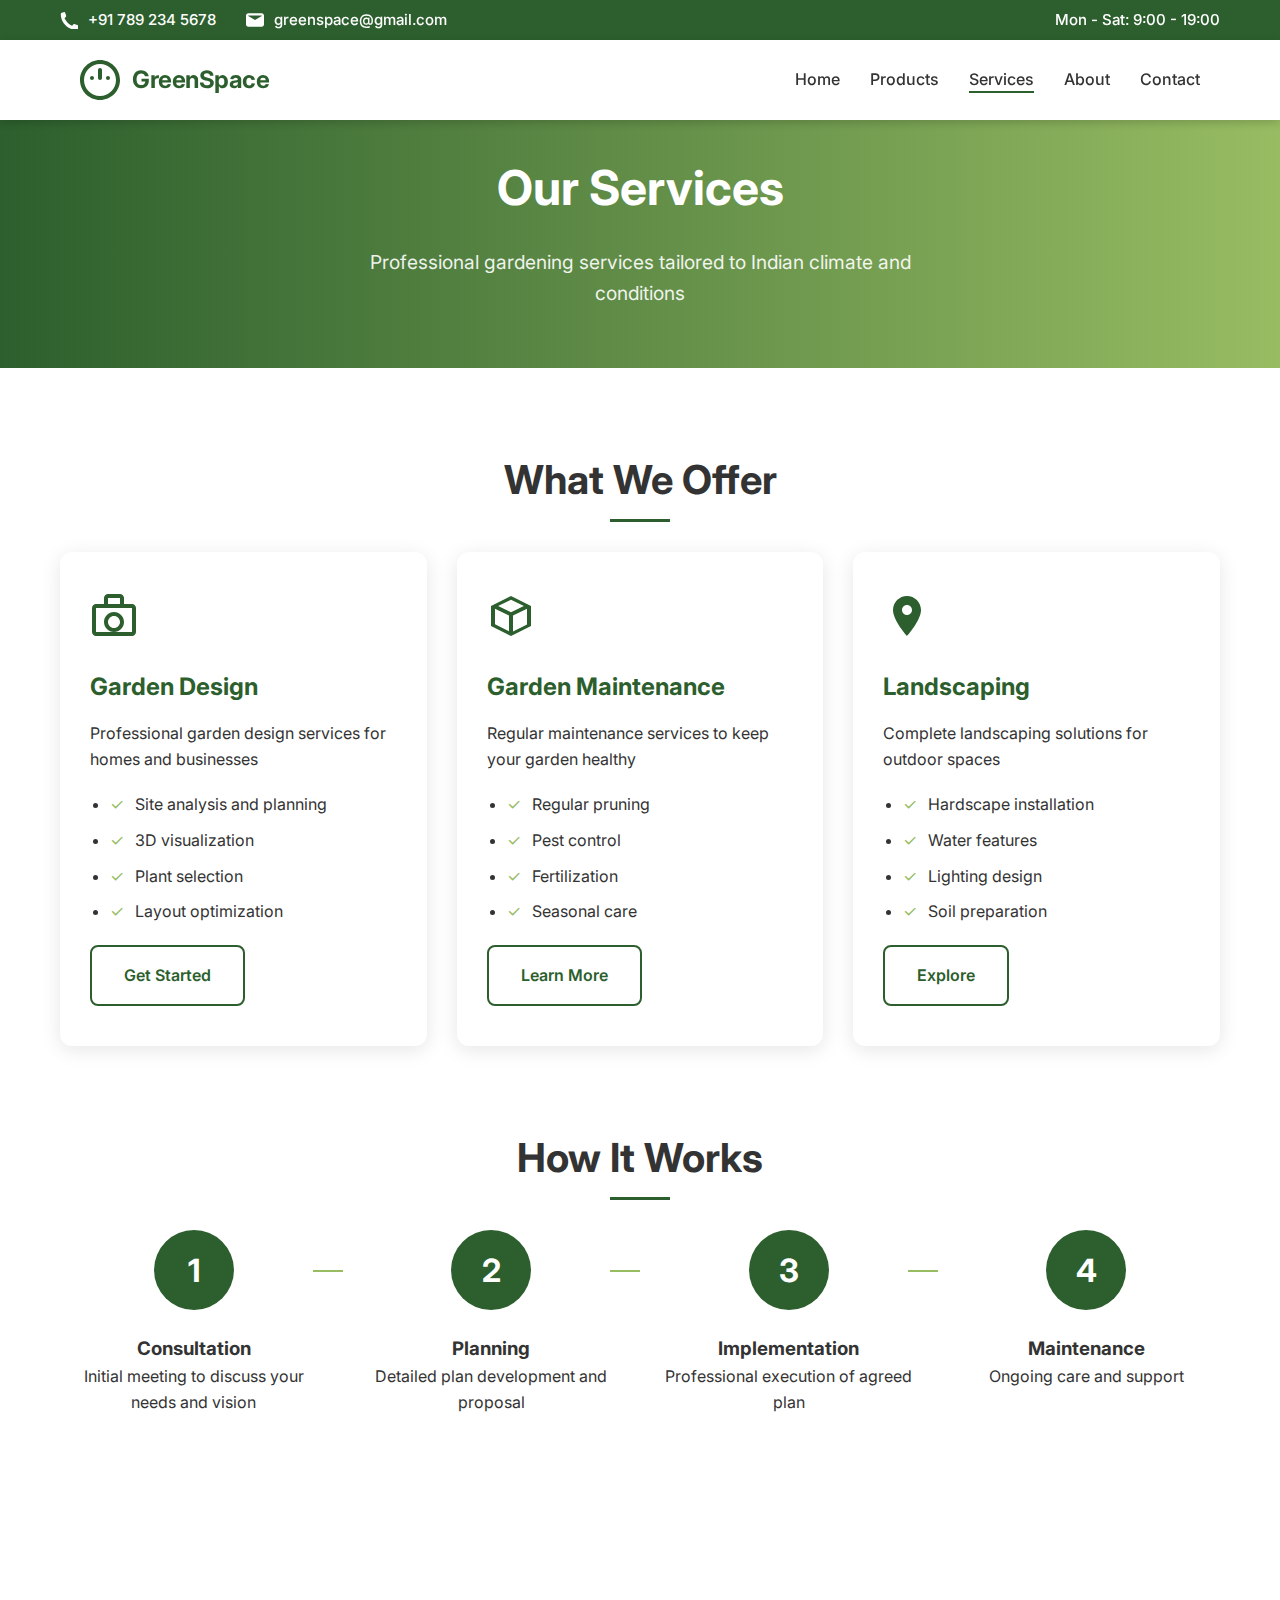
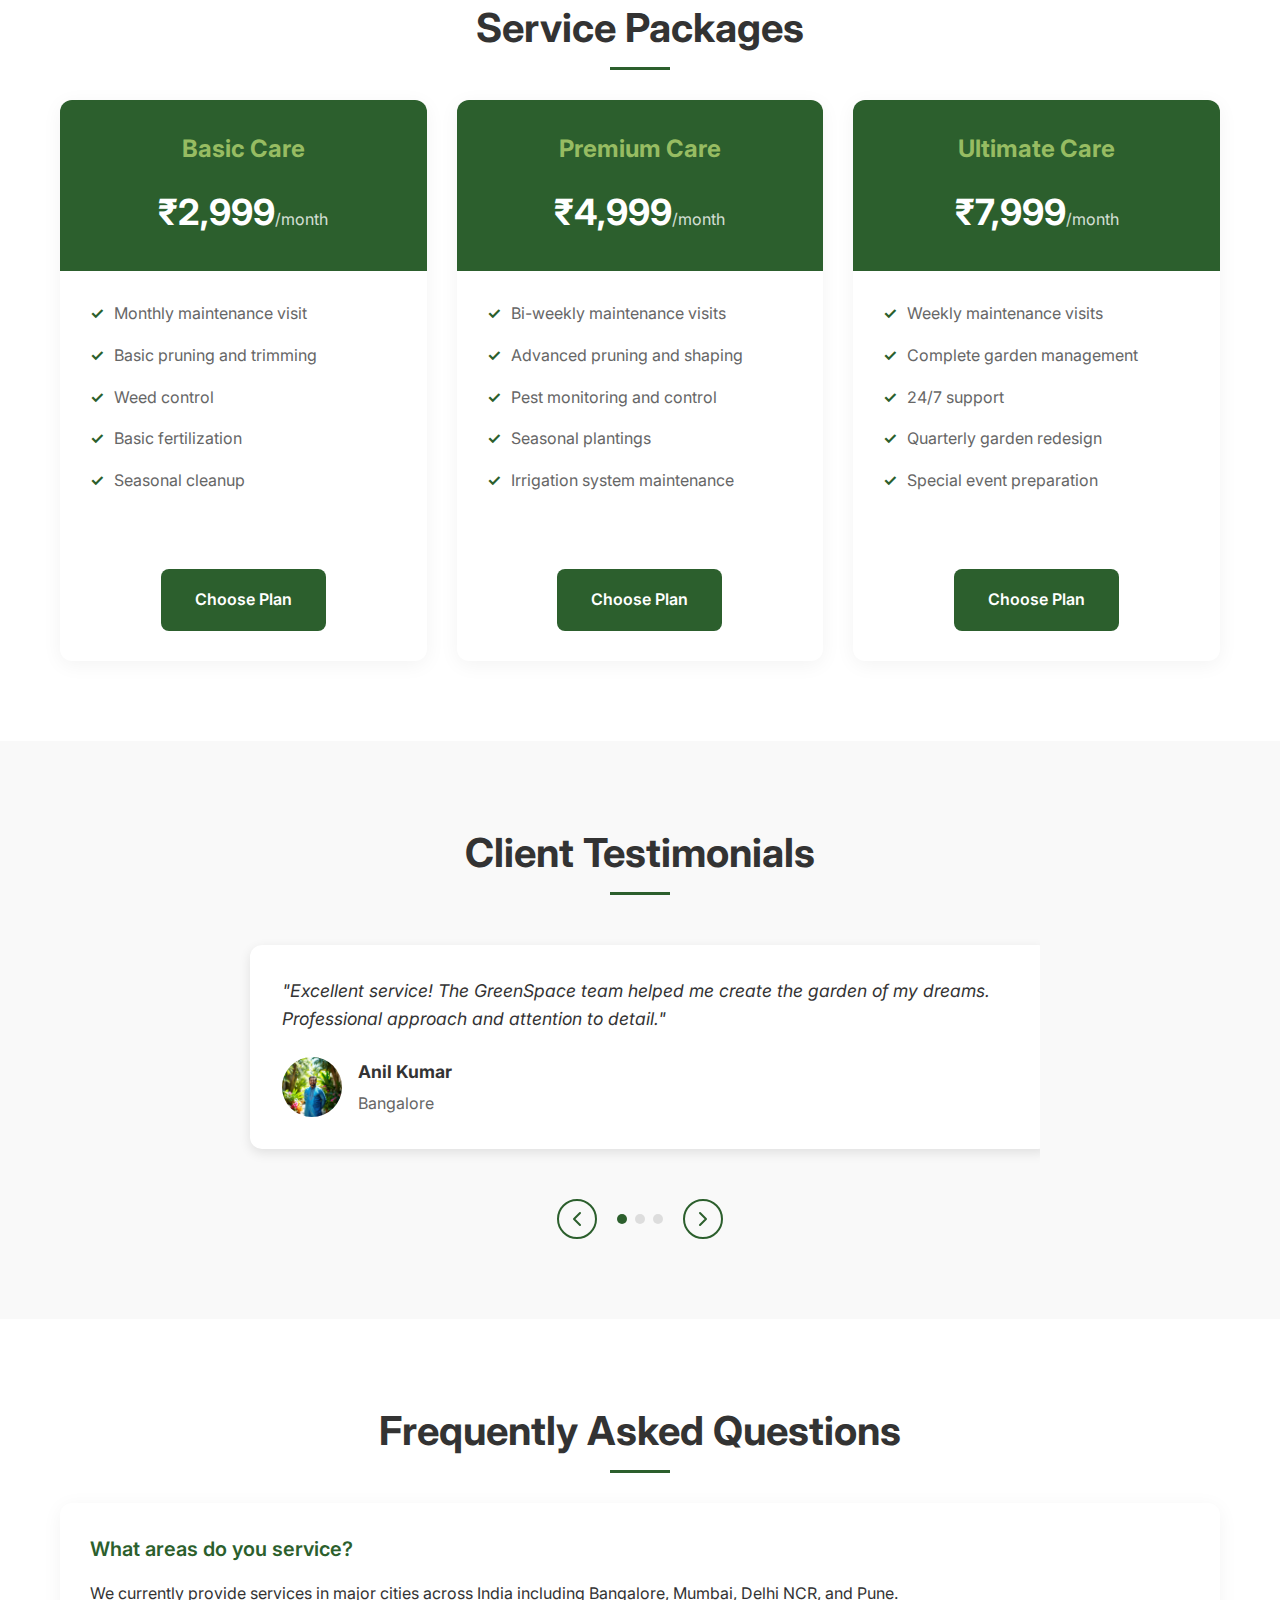
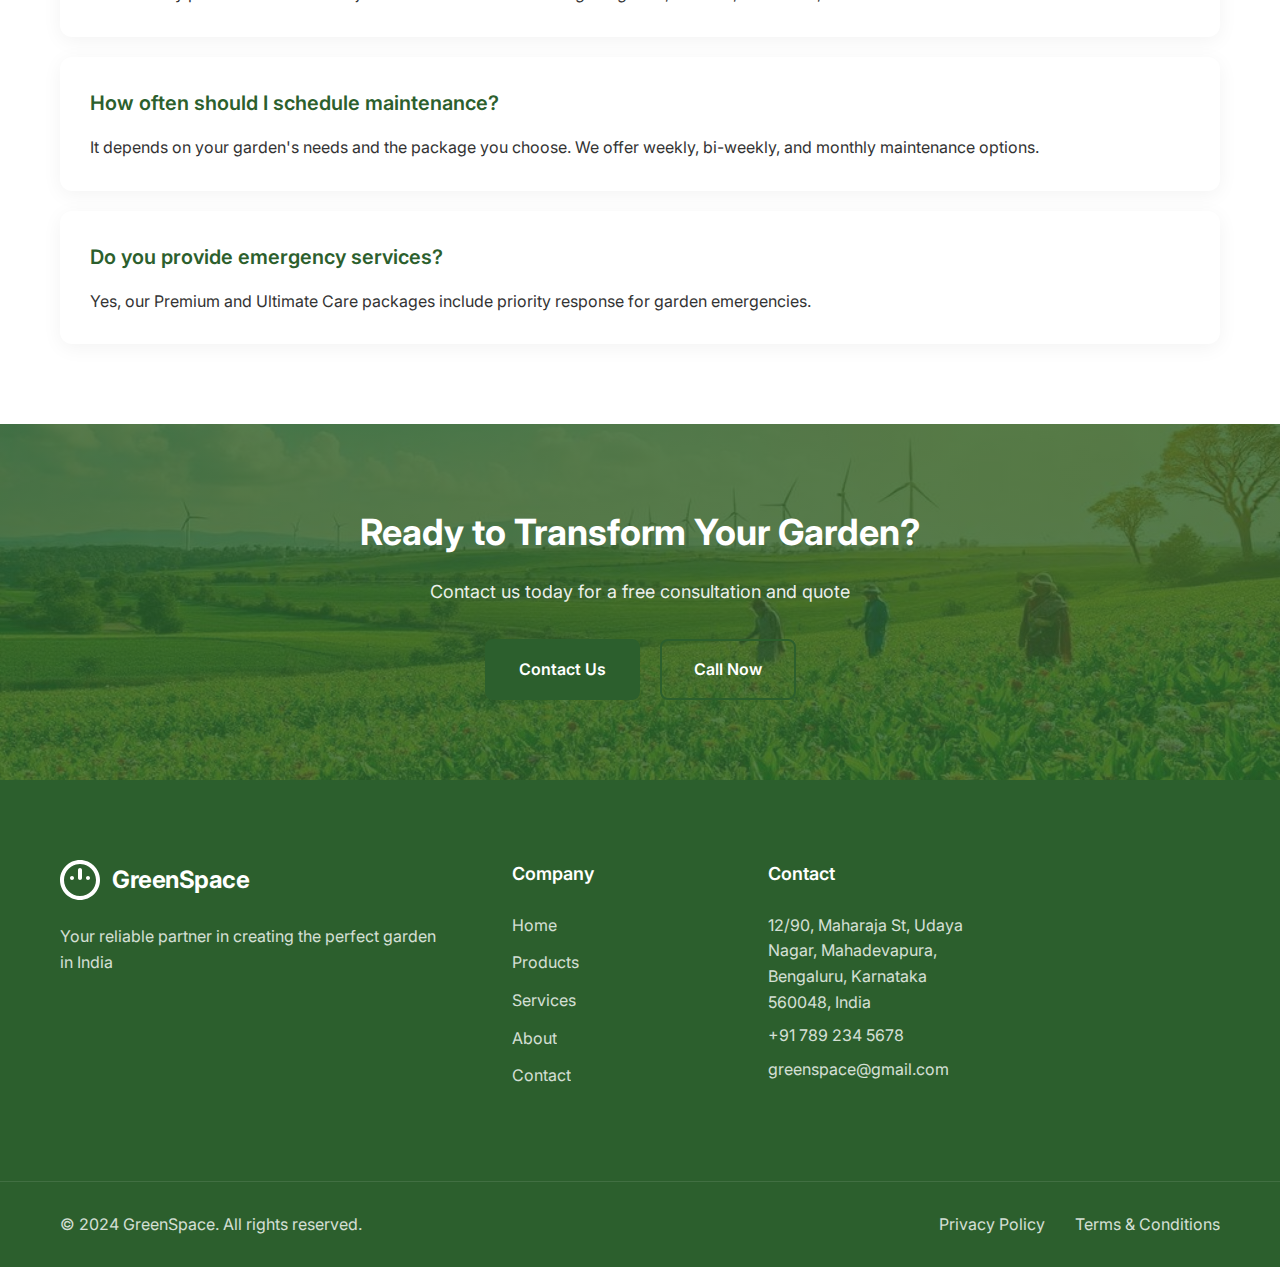
<file: services.html>
<!DOCTYPE html>
<html lang="en">
<head>
    <meta charset="UTF-8">
    <meta name="viewport" content="width=device-width, initial-scale=1.0">
    <meta name="description" content="Professional gardening services in India - from garden design to maintenance and consultations.">
    <title>Services | GreenSpace India</title>
    <link rel="stylesheet" href="css/style.css">
    <link rel="icon" type="image/svg+xml" href="images/favicon.svg">
</head>
<body>
    <header class="header">
        <div class="header__top">
            <div class="container">
                <div class="header__top-inner">
                    <div class="header__contact">
                        <a href="tel:+917892345678" class="header__contact-link">
                            <svg class="header__contact-icon" width="16" height="16" viewBox="0 0 16 16">
                                <path d="M15.5 12.5l-2.3-.8c-.5-.2-1-.1-1.4.3l-1.1 1.1c-2.9-1.4-5.3-3.8-6.7-6.7l1.1-1.1c.4-.4.5-.9.3-1.4l-.8-2.3C4.4 1.1 3.9.9 3.4 1L1.5 1.5C1 1.7.7 2.1.7 2.7c0 7.8 6.3 14.1 14.1 14.1.5 0 1-.3 1.1-.8l.5-1.9c.1-.5-.1-1-.9-1.6z"/>
                            </svg>
                            +91 789 234 5678
                        </a>
                        <a href="mailto:greenspace@gmail.com" class="header__contact-link">
                            <svg class="header__contact-icon" width="16" height="16" viewBox="0 0 16 16">
                                <path d="M14 2H2C.9 2 0 2.9 0 4v8c0 1.1.9 2 2 2h12c1.1 0 2-.9 2-2V4c0-1.1-.9-2-2-2zm0 2v.5l-6 3.5L2 4.5V4h12zm-6 5L2 8v4h12V8l-6 3z"/>
                            </svg>
                            greenspace@gmail.com
                        </a>
                    </div>
                    <div class="header__hours">
                        <span>Mon - Sat: 9:00 - 19:00</span>
                    </div>
                </div>
            </div>
        </div>
        <div class="header__main">
            <div class="container">
                <div class="header__main-inner">
                    <a href="index.html" class="logo">
											<img src="images/logo.svg" alt="GreenSpace Logo" class="logo__icon" width="40" height="40">
                        <span class="logo__text">GreenSpace</span>
                    </a>
                    <nav class="nav">
                        <button class="nav__burger" aria-label="Toggle menu">
                            <span></span>
                            <span></span>
                            <span></span>
                        </button>
                        <ul class="nav__list">
                            <li class="nav__item"><a href="index.html" class="nav__link">Home</a></li>
                            <li class="nav__item"><a href="products.html" class="nav__link">Products</a></li>
                            <li class="nav__item"><a href="services.html" class="nav__link nav__link--active">Services</a></li>
                            <li class="nav__item"><a href="about.html" class="nav__link">About</a></li>
                            <li class="nav__item"><a href="contact.html" class="nav__link">Contact</a></li>
                        </ul>
                    </nav>
                </div>
            </div>
        </div>
    </header>

    <main>
        <section class="page-hero">
            <div class="container">
                <div class="page-hero__content">
                    <h1 class="page-hero__title">Our Services</h1>
                    <p class="page-hero__text">Professional gardening services tailored to Indian climate and conditions</p>
                </div>
            </div>
        </section>

        <section class="services-overview">
            <div class="container">
                <h2 class="section__title">What We Offer</h2>
                <div class="services-grid">
                    <div class="service-card">
                        <div class="service-card__icon">
                            <svg width="48" height="48" viewBox="0 0 48 48" fill="#2C5F2D">
                                <path d="M42 12h-8V6c0-2.2-1.8-4-4-4H18c-2.2 0-4 1.8-4 4v6H6c-2.2 0-4 1.8-4 4v24c0 2.2 1.8 4 4 4h36c2.2 0 4-1.8 4-4V16c0-2.2-1.8-4-4-4zM18 6h12v6H18V6zm24 34H6V16h36v24zM24 20c-5.5 0-10 4.5-10 10s4.5 10 10 10 10-4.5 10-10-4.5-10-10-10zm0 16c-3.3 0-6-2.7-6-6s2.7-6 6-6 6 2.7 6 6-2.7 6-6 6z"/>
                            </svg>
                        </div>
                        <h3>Garden Design</h3>
                        <p>Professional garden design services for homes and businesses</p>
                        <ul class="service-features">
                            <li>Site analysis and planning</li>
                            <li>3D visualization</li>
                            <li>Plant selection</li>
                            <li>Layout optimization</li>
                        </ul>
                        <a href="contact.html" class="button button--outline">Get Started</a>
                    </div>

                    <div class="service-card">
                        <div class="service-card__icon">
                            <svg width="48" height="48" viewBox="0 0 48 48" fill="#2C5F2D">
                                <path d="M44 14L24 4 4 14v20l20 10 20-10V14zm-20-6.3L36.9 14 24 20.3 11.1 14 24 7.7zM8 16.7l14 6.9v15.7l-14-7V16.7zm18 22.6V23.6l14-6.9v15.7l-14 7z"/>
                            </svg>
                        </div>
                        <h3>Garden Maintenance</h3>
                        <p>Regular maintenance services to keep your garden healthy</p>
                        <ul class="service-features">
                            <li>Regular pruning</li>
                            <li>Pest control</li>
                            <li>Fertilization</li>
                            <li>Seasonal care</li>
                        </ul>
                        <a href="contact.html" class="button button--outline">Learn More</a>
                    </div>

                    <div class="service-card">
                        <div class="service-card__icon">
                            <svg width="48" height="48" viewBox="0 0 48 48" fill="#2C5F2D">
                                <path d="M24 4c-7.7 0-14 6.3-14 14 0 10.5 14 26 14 26s14-15.5 14-26c0-7.7-6.3-14-14-14zm0 19c-2.8 0-5-2.2-5-5s2.2-5 5-5 5 2.2 5 5-2.2 5-5 5z"/>
                            </svg>
                        </div>
                        <h3>Landscaping</h3>
                        <p>Complete landscaping solutions for outdoor spaces</p>
                        <ul class="service-features">
                            <li>Hardscape installation</li>
                            <li>Water features</li>
                            <li>Lighting design</li>
                            <li>Soil preparation</li>
                        </ul>
                        <a href="contact.html" class="button button--outline">Explore</a>
                    </div>
                </div>
            </div>
        </section>

        <section class="service-process">
            <div class="container">
                <h2 class="section__title">How It Works</h2>
                <div class="process-steps">
                    <div class="process-step">
                        <div class="process-step__number">1</div>
                        <h3>Consultation</h3>
                        <p>Initial meeting to discuss your needs and vision</p>
                    </div>
                    <div class="process-step">
                        <div class="process-step__number">2</div>
                        <h3>Planning</h3>
                        <p>Detailed plan development and proposal</p>
                    </div>
                    <div class="process-step">
                        <div class="process-step__number">3</div>
                        <h3>Implementation</h3>
                        <p>Professional execution of agreed plan</p>
                    </div>
                    <div class="process-step">
                        <div class="process-step__number">4</div>
                        <h3>Maintenance</h3>
                        <p>Ongoing care and support</p>
                    </div>
                </div>
            </div>
        </section>

        <section class="service-packages">
            <div class="container">
                <h2 class="section__title">Service Packages</h2>
                <div class="packages-grid">
                    <div class="package-card">
                        <div class="package-card__header">
                            <h3>Basic Care</h3>
                            <div class="package-price">₹2,999<span>/month</span></div>
                        </div>
                        <ul class="package-features">
                            <li>Monthly maintenance visit</li>
                            <li>Basic pruning and trimming</li>
                            <li>Weed control</li>
                            <li>Basic fertilization</li>
                            <li>Seasonal cleanup</li>
                        </ul>
                        <div class="text-center">
                            <a href="contact.html" class="button button--primary">Choose Plan</a>
                        </div>
                    </div>

                    <div class="package-card">
                        <div class="package-card__header">
                            <h3>Premium Care</h3>
                            <div class="package-price">₹4,999<span>/month</span></div>
                        </div>
                        <ul class="package-features">
                            <li>Bi-weekly maintenance visits</li>
                            <li>Advanced pruning and shaping</li>
                            <li>Pest monitoring and control</li>
                            <li>Seasonal plantings</li>
                            <li>Irrigation system maintenance</li>
                        </ul>
                        <div class="text-center">
                            <a href="contact.html" class="button button--primary">Choose Plan</a>
                        </div>
                    </div>

                    <div class="package-card">
                        <div class="package-card__header">
                            <h3>Ultimate Care</h3>
                            <div class="package-price">₹7,999<span>/month</span></div>
                        </div>
                        <ul class="package-features">
                            <li>Weekly maintenance visits</li>
                            <li>Complete garden management</li>
                            <li>24/7 support</li>
                            <li>Quarterly garden redesign</li>
                            <li>Special event preparation</li>
                        </ul>
                        <div class="text-center">
                            <a href="contact.html" class="button button--primary">Choose Plan</a>
                        </div>
                    </div>
                </div>
            </div>
        </section>

        <section class="testimonials">
            <div class="container">
                <h2 class="section__title">Client Testimonials</h2>
                <div class="testimonials-slider">
                    <div class="testimonials-wrapper">
                        <div class="testimonial-card">
                            <div class="testimonial-card__content">
                                "Excellent service! The GreenSpace team helped me create the garden of my dreams. Professional approach and attention to detail."
                            </div>
                            <div class="testimonial-card__author">
                                <img src="images/testimonial-1.jpg" alt="Anil Kumar">
                                <div>
                                    <h4>Anil Kumar</h4>
                                    <p>Bangalore</p>
                                </div>
                            </div>
                        </div>
                        <div class="testimonial-card">
                            <div class="testimonial-card__content">
                                "I'm very satisfied with GreenSpace's work. They provided excellent recommendations for garden care and regularly maintain it in perfect condition."
                            </div>
                            <div class="testimonial-card__author">
                                <img src="images/testimonial-2.jpg" alt="Priya Patel">
                                <div>
                                    <h4>Priya Patel</h4>
                                    <p>Mumbai</p>
                                </div>
                            </div>
                        </div>
                        <div class="testimonial-card">
                            <div class="testimonial-card__content">
                                "Professional approach and creative solutions. GreenSpace helped transform my small balcony into a blooming oasis."
                            </div>
                            <div class="testimonial-card__author">
                                <img src="images/testimonial-3.jpg" alt="Rahul Verma">
                                <div>
                                    <h4>Rahul Verma</h4>
                                    <p>Delhi</p>
                                </div>
                            </div>
                        </div>
                    </div>
                    <div class="testimonials-controls">
                        <button class="testimonials-button prev">
                            <svg width="24" height="24" viewBox="0 0 24 24" fill="none">
                                <path d="M15 18L9 12L15 6" stroke="currentColor" stroke-width="2" stroke-linecap="round" stroke-linejoin="round"/>
                            </svg>
                        </button>
                        <div class="testimonials-dots"></div>
                        <button class="testimonials-button next">
                            <svg width="24" height="24" viewBox="0 0 24 24" fill="none">
                                <path d="M9 18L15 12L9 6" stroke="currentColor" stroke-width="2" stroke-linecap="round" stroke-linejoin="round"/>
                            </svg>
                        </button>
                    </div>
                </div>
            </div>
        </section>

        <section class="service-faq">
            <div class="container">
                <h2 class="section__title">Frequently Asked Questions</h2>
                <div class="faq-grid">
                    <div class="faq-item">
                        <h3>What areas do you service?</h3>
                        <p>We currently provide services in major cities across India including Bangalore, Mumbai, Delhi NCR, and Pune.</p>
                    </div>
                    <div class="faq-item">
                        <h3>How often should I schedule maintenance?</h3>
                        <p>It depends on your garden's needs and the package you choose. We offer weekly, bi-weekly, and monthly maintenance options.</p>
                    </div>
                    <div class="faq-item">
                        <h3>Do you provide emergency services?</h3>
                        <p>Yes, our Premium and Ultimate Care packages include priority response for garden emergencies.</p>
                    </div>
                </div>
            </div>
        </section>

        <section class="cta-section">
            <div class="container">
                <div class="cta-content">
                    <h2>Ready to Transform Your Garden?</h2>
                    <p>Contact us today for a free consultation and quote</p>
                    <div class="cta-buttons">
                        <a href="contact.html" class="button button--primary">Contact Us</a>
                        <a href="tel:+917892345678" class="button button--outline">Call Now</a>
                    </div>
                </div>
            </div>
        </section>
    </main>

    <footer class="footer">
        <div class="footer__main">
            <div class="container">
                <div class="footer__grid">
                    <div class="footer__info">
                        <a href="index.html" class="logo">
													<img src="images/logo-white.svg" alt="GreenSpace Logo" class="logo__icon" width="40" height="40">
                            <span class="logo__text">GreenSpace</span>
                        </a>
                        <p class="footer__description">Your reliable partner in creating the perfect garden in India</p>
                    </div>
                    <div class="footer__nav">
                        <h4 class="footer__title">Company</h4>
                        <ul class="footer__list">
                            <li><a href="index.html">Home</a></li>
                            <li><a href="products.html">Products</a></li>
                            <li><a href="services.html">Services</a></li>
                            <li><a href="about.html">About</a></li>
                            <li><a href="contact.html">Contact</a></li>
                        </ul>
                    </div>
                    <div class="footer__nav">
                        <h4 class="footer__title">Contact</h4>
                        <address class="footer__contact">
                                                                <a href="https://maps.app.goo.gl/JYf6iAedpA76A93S9" class="contact__link">12/90, Maharaja St, Udaya Nagar, Mahadevapura, Bengaluru, Karnataka 560048, India</a>
                            <a href="tel:+917892345678">+91 789 234 5678</a>
                            <a href="mailto:greenspace@gmail.com">greenspace@gmail.com</a>
                        </address>
                    </div>
                </div>
            </div>
        </div>
        <div class="footer__bottom">
            <div class="container">
                <div class="footer__bottom-inner">
                    <p class="footer__copyright">&copy; 2024 GreenSpace. All rights reserved.</p>
                    <div class="footer__links">
                        <a href="privacy-policy.html">Privacy Policy</a>
                        <a href="terms-conditions.html">Terms & Conditions</a>
                    </div>
                    
                </div>
            </div>
        </div>
    </footer>

    <script src="js/main.js"></script>
</body>
</html>
</file>
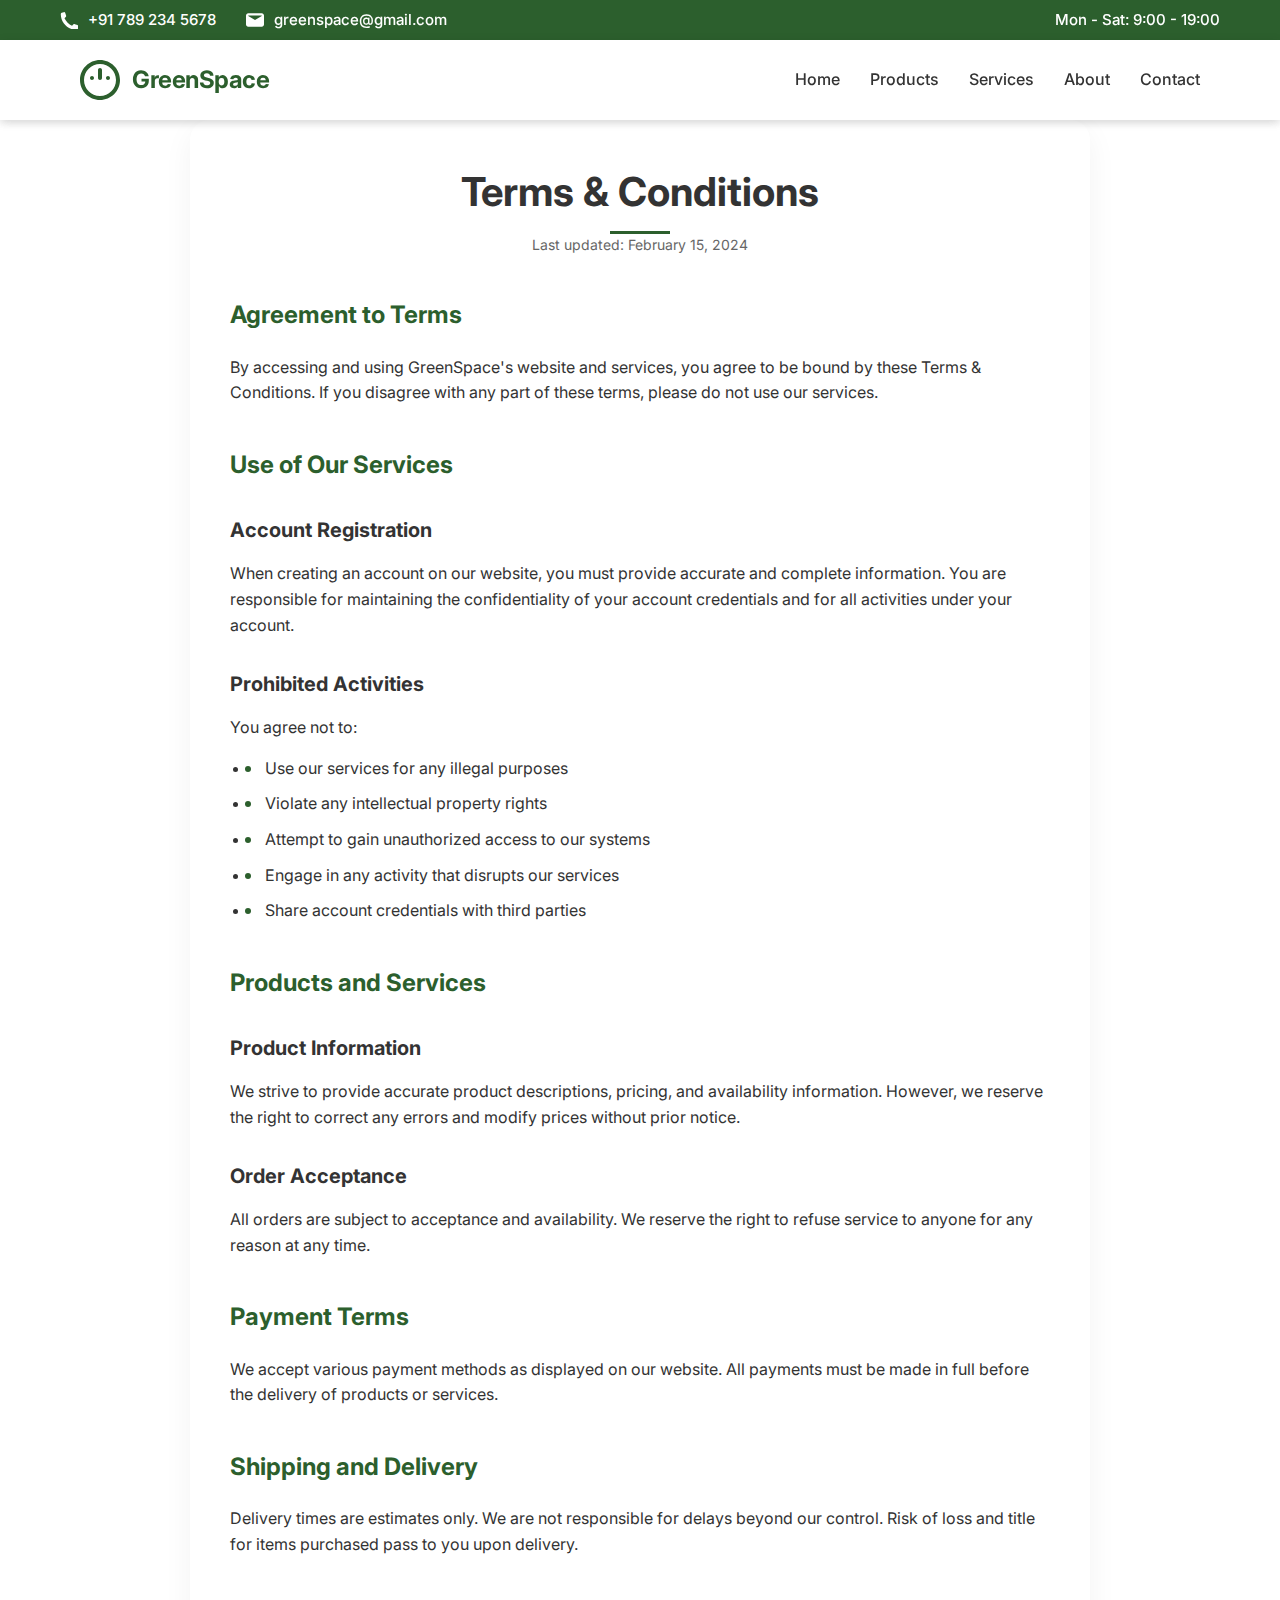
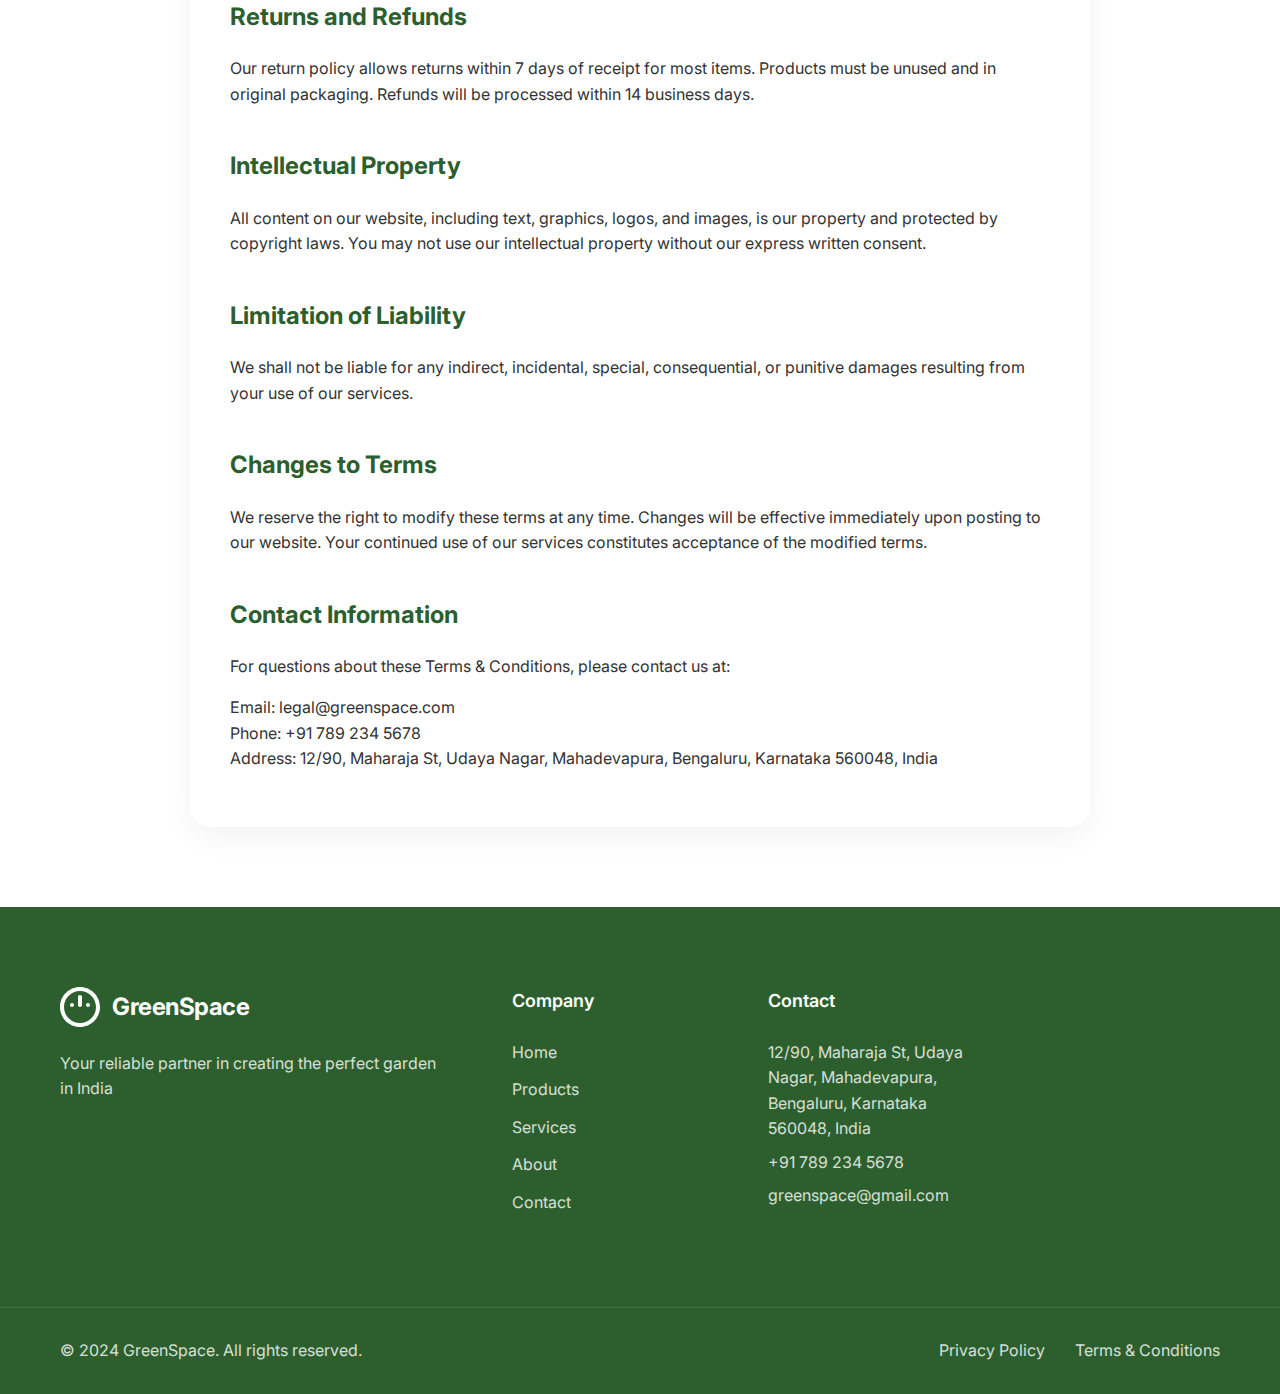
<file: terms-conditions.html>
<!DOCTYPE html>
<html lang="en">
<head>
    <meta charset="UTF-8">
    <meta name="viewport" content="width=device-width, initial-scale=1.0">
    <meta name="description" content="GreenSpace India Terms & Conditions - Learn about our terms of service and usage policies.">
    <title>Terms & Conditions | GreenSpace India</title>
    <link rel="stylesheet" href="css/style.css">
    <link rel="icon" type="image/svg+xml" href="images/favicon.svg">
</head>
<body>
    <header class="header">
        <div class="header__top">
            <div class="container">
                <div class="header__top-inner">
                    <div class="header__contact">
                        <a href="tel:+917892345678" class="header__contact-link">
                            <svg class="header__contact-icon" width="16" height="16" viewBox="0 0 16 16">
                                <path d="M15.5 12.5l-2.3-.8c-.5-.2-1-.1-1.4.3l-1.1 1.1c-2.9-1.4-5.3-3.8-6.7-6.7l1.1-1.1c.4-.4.5-.9.3-1.4l-.8-2.3C4.4 1.1 3.9.9 3.4 1L1.5 1.5C1 1.7.7 2.1.7 2.7c0 7.8 6.3 14.1 14.1 14.1.5 0 1-.3 1.1-.8l.5-1.9c.1-.5-.1-1-.9-1.6z"/>
                            </svg>
                            +91 789 234 5678
                        </a>
                        <a href="mailto:greenspace@gmail.com" class="header__contact-link">
                            <svg class="header__contact-icon" width="16" height="16" viewBox="0 0 16 16">
                                <path d="M14 2H2C.9 2 0 2.9 0 4v8c0 1.1.9 2 2 2h12c1.1 0 2-.9 2-2V4c0-1.1-.9-2-2-2zm0 2v.5l-6 3.5L2 4.5V4h12zm-6 5L2 8v4h12V8l-6 3z"/>
                            </svg>
                            greenspace@gmail.com
                        </a>
                    </div>
                    <div class="header__hours">
                        <span>Mon - Sat: 9:00 - 19:00</span>
                    </div>
                </div>
            </div>
        </div>
        <div class="header__main">
            <div class="container">
                <div class="header__main-inner">
                    <a href="index.html" class="logo">
                        <img src="images/logo.svg" alt="GreenSpace Logo" class="logo__icon" width="40" height="40">
                        <span class="logo__text">GreenSpace</span>
                    </a>
                    <nav class="nav">
                        <button class="nav__burger" aria-label="Toggle menu">
                            <span></span>
                            <span></span>
                            <span></span>
                        </button>
                        <ul class="nav__list">
                            <li class="nav__item"><a href="index.html" class="nav__link">Home</a></li>
                            <li class="nav__item"><a href="products.html" class="nav__link">Products</a></li>
                            <li class="nav__item"><a href="services.html" class="nav__link">Services</a></li>
                            <li class="nav__item"><a href="about.html" class="nav__link">About</a></li>
                            <li class="nav__item"><a href="contact.html" class="nav__link">Contact</a></li>
                        </ul>
                    </nav>
                </div>
            </div>
        </div>
    </header>

    <main>
        <section class="legal-page">
            <div class="container">
                <div class="legal-content">
                    <h1 class="section__title">Terms & Conditions</h1>
                    <p class="last-updated">Last updated: February 15, 2024</p>

                    <h2>Agreement to Terms</h2>
                    <p>By accessing and using GreenSpace's website and services, you agree to be bound by these Terms & Conditions. If you disagree with any part of these terms, please do not use our services.</p>

                    <h2>Use of Our Services</h2>
                    <h3>Account Registration</h3>
                    <p>When creating an account on our website, you must provide accurate and complete information. You are responsible for maintaining the confidentiality of your account credentials and for all activities under your account.</p>

                    <h3>Prohibited Activities</h3>
                    <p>You agree not to:</p>
                    <ul>
                        <li>Use our services for any illegal purposes</li>
                        <li>Violate any intellectual property rights</li>
                        <li>Attempt to gain unauthorized access to our systems</li>
                        <li>Engage in any activity that disrupts our services</li>
                        <li>Share account credentials with third parties</li>
                    </ul>

                    <h2>Products and Services</h2>
                    <h3>Product Information</h3>
                    <p>We strive to provide accurate product descriptions, pricing, and availability information. However, we reserve the right to correct any errors and modify prices without prior notice.</p>

                    <h3>Order Acceptance</h3>
                    <p>All orders are subject to acceptance and availability. We reserve the right to refuse service to anyone for any reason at any time.</p>

                    <h2>Payment Terms</h2>
                    <p>We accept various payment methods as displayed on our website. All payments must be made in full before the delivery of products or services.</p>

                    <h2>Shipping and Delivery</h2>
                    <p>Delivery times are estimates only. We are not responsible for delays beyond our control. Risk of loss and title for items purchased pass to you upon delivery.</p>

                    <h2>Returns and Refunds</h2>
                    <p>Our return policy allows returns within 7 days of receipt for most items. Products must be unused and in original packaging. Refunds will be processed within 14 business days.</p>

                    <h2>Intellectual Property</h2>
                    <p>All content on our website, including text, graphics, logos, and images, is our property and protected by copyright laws. You may not use our intellectual property without our express written consent.</p>

                    <h2>Limitation of Liability</h2>
                    <p>We shall not be liable for any indirect, incidental, special, consequential, or punitive damages resulting from your use of our services.</p>

                    <h2>Changes to Terms</h2>
                    <p>We reserve the right to modify these terms at any time. Changes will be effective immediately upon posting to our website. Your continued use of our services constitutes acceptance of the modified terms.</p>

                    <h2>Contact Information</h2>
                    <p>For questions about these Terms & Conditions, please contact us at:</p>
                    <p>Email: legal@greenspace.com<br>
                    Phone: +91 789 234 5678<br>
                    Address: 12/90, Maharaja St, Udaya Nagar, Mahadevapura, Bengaluru, Karnataka 560048, India</p>
                </div>
            </div>
        </section>
    </main>

    <footer class="footer">
        <div class="footer__main">
            <div class="container">
                <div class="footer__grid">
                    <div class="footer__info">
                        <a href="index.html" class="logo">
                            <img src="images/logo-white.svg" alt="GreenSpace Logo" class="logo__icon" width="40" height="40">
                            <span class="logo__text">GreenSpace</span>
                        </a>
                        <p class="footer__description">Your reliable partner in creating the perfect garden in India</p>
                    </div>
                    <div class="footer__nav">
                        <h4 class="footer__title">Company</h4>
                        <ul class="footer__list">
                            <li><a href="index.html">Home</a></li>
                            <li><a href="products.html">Products</a></li>
                            <li><a href="services.html">Services</a></li>
                            <li><a href="about.html">About</a></li>
                            <li><a href="contact.html">Contact</a></li>
                        </ul>
                    </div>
                    <div class="footer__nav">
                        <h4 class="footer__title">Contact</h4>
                        <address class="footer__contact">
                            <a href="https://maps.app.goo.gl/JYf6iAedpA76A93S9" class="contact__link">12/90, Maharaja St, Udaya Nagar, Mahadevapura, Bengaluru, Karnataka 560048, India</a>
                            <a href="tel:+917892345678">+91 789 234 5678</a>
                            <a href="mailto:greenspace@gmail.com">greenspace@gmail.com</a>
                        </address>
                    </div>
                </div>
            </div>
        </div>
        <div class="footer__bottom">
            <div class="container">
                <div class="footer__bottom-inner">
                    <p class="footer__copyright">&copy; 2024 GreenSpace. All rights reserved.</p>
                    <div class="footer__links">
                        <a href="privacy-policy.html">Privacy Policy</a>
                        <a href="terms-conditions.html">Terms & Conditions</a>
                    </div>
                </div>
            </div>
        </div>
    </footer>

    <script src="js/main.js"></script>
</body>
</html>
</file>
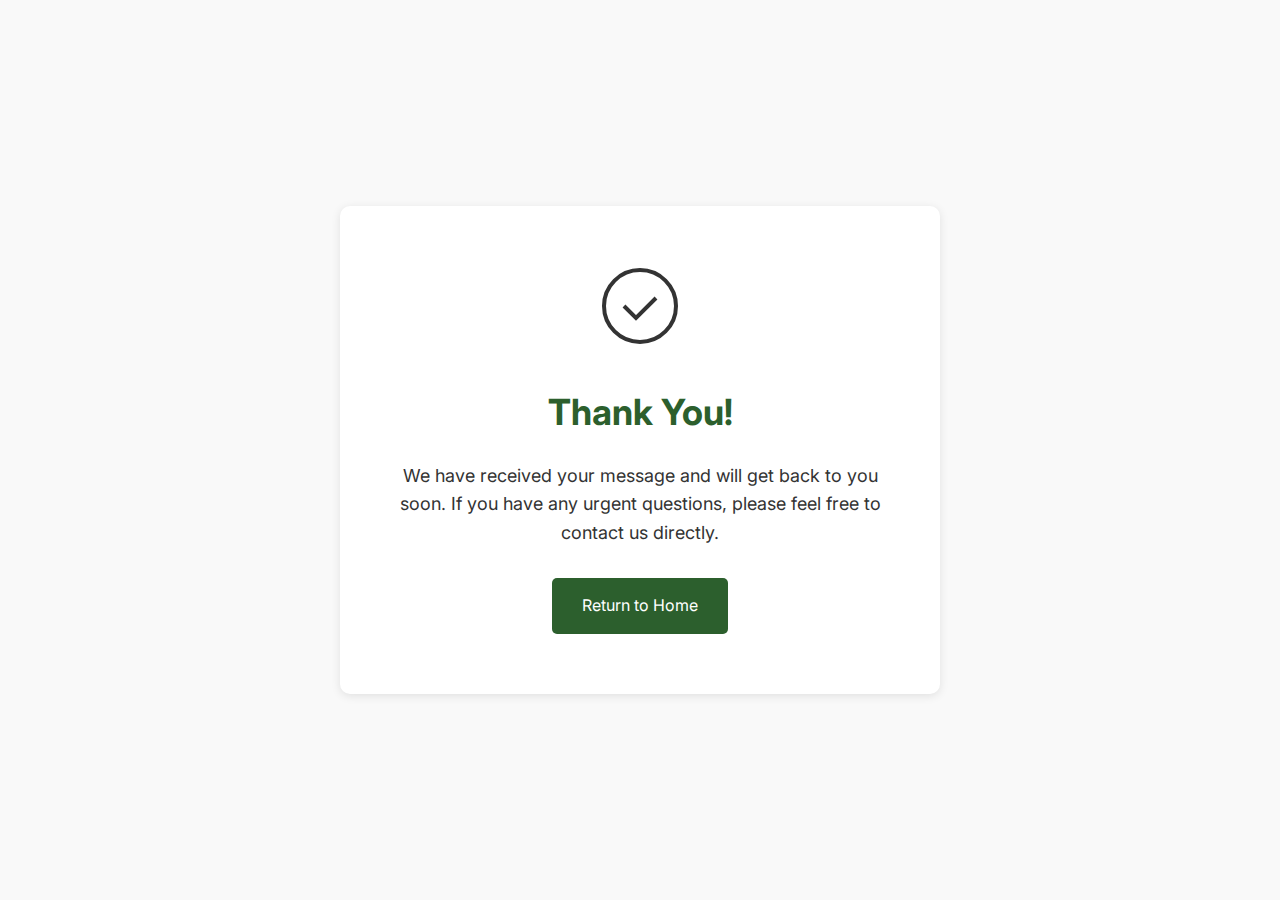
<file: thanks.html>
<!DOCTYPE html>
<html lang="en">
<head>
    <meta charset="UTF-8">
    <meta name="viewport" content="width=device-width, initial-scale=1.0">
    <meta name="description" content="Thank you for contacting GardenGuru. We will get back to you soon.">
    <title>Thank You - GardenGuru</title>
    <link rel="stylesheet" href="css/style.css">
    <link rel="icon" type="image/svg+xml" href="images/favicon.svg">
    <style>
        .thanks {
            min-height: 100vh;
            display: flex;
            align-items: center;
            justify-content: center;
            text-align: center;
            padding: 40px 20px;
            background: var(--color-background-alt);
        }

        .thanks__content {
            max-width: 600px;
            background: var(--color-background);
            padding: 60px 40px;
            border-radius: 10px;
            box-shadow: 0 2px 10px rgba(0, 0, 0, 0.1);
        }

        .thanks__icon {
            width: 80px;
            height: 80px;
            fill: var(--color-primary);
            margin: 0 auto 30px;
        }

        .thanks__title {
            font-size: 36px;
            color: var(--color-primary);
            margin-bottom: 20px;
        }

        .thanks__text {
            font-size: 18px;
            color: var(--color-text);
            line-height: 1.6;
            margin-bottom: 30px;
        }

        .thanks__button {
            display: inline-block;
            padding: 15px 30px;
            background: var(--color-primary);
            color: white;
            text-decoration: none;
            border-radius: 5px;
            transition: background-color 0.3s;
        }

        .thanks__button:hover {
            background: var(--color-secondary);
        }

        @media (max-width: 480px) {
            .thanks__content {
                padding: 40px 20px;
            }

            .thanks__title {
                font-size: 28px;
            }

            .thanks__text {
                font-size: 16px;
            }
        }
    </style>
</head>
<body>
    <main class="thanks">
        <div class="thanks__content">
            <svg class="thanks__icon" viewBox="0 0 40 40">
                <circle cx="20" cy="20" r="18" fill="none" stroke="currentColor" stroke-width="2"/>
                <path d="M12 20l6 6 10-10" fill="none" stroke="currentColor" stroke-width="2"/>
            </svg>
            <h1 class="thanks__title">Thank You!</h1>
            <p class="thanks__text">We have received your message and will get back to you soon. If you have any urgent questions, please feel free to contact us directly.</p>
            <a href="index.html" class="thanks__button">Return to Home</a>
        </div>
    </main>
</body>
</html>
</file>
<file: css/style.css>
/* Font faces */
@font-face {
    font-family: 'Inter';
    src: url('../fonts/Inter/Inter-VariableFont_opsz\,wght.ttf') format('truetype');
    font-weight: 100 900;
    font-style: normal;
}

@font-face {
    font-family: 'Inter';
    src: url('../fonts/Inter/Inter-Italic-VariableFont_opsz\,wght.ttf') format('truetype');
    font-weight: 100 900;
    font-style: italic;
}

/* Reset and base styles */
*, *::before, *::after {
    margin: 0;
    padding: 0;
    box-sizing: border-box;
}

:root {
    --color-primary: #2C5F2D;
    --color-secondary: #97BC62;
    --color-accent: #FFB302;
    --color-text: #333333;
    --color-text-light: #666666;
    --color-background: #FFFFFF;
    --color-background-alt: #F9F9F9;
    --color-border: #E5E5E5;
    --container-width: 1200px;
    --header-height: auto;
    --header-top-height: 40px;
    --transition: all 0.3s ease;
}

body {
    font-family: 'Inter', Arial, sans-serif;
    color: var(--color-text);
    line-height: 1.6;
}

.container {
    max-width: var(--container-width);
    margin: 0 auto;
    padding: 0 20px;
}

/* Header styles */
.header {
    position: fixed;
    top: 0;
    left: 0;
    width: 100%;
    background: var(--color-background);
    z-index: 1000;
    box-shadow: 0 2px 10px rgba(0, 0, 0, 0.1);
}

.header__top {
    background: var(--color-primary);
    height: var(--header-top-height);
    color: white;
    padding: 8px 0;
}

.header__top-inner {
    display: flex;
    justify-content: space-between;
    align-items: center;
    height: 100%;
}

.header__contact {
    display: flex;
    gap: 30px;
}

.header__contact-link {
    display: flex;
    align-items: center;
    gap: 10px;
    color: white;
    text-decoration: none;
    font-size: 15px;
    font-weight: 500;
    transition: var(--transition);
}

.header__contact-link:hover {
    opacity: 0.9;
}

.header__contact-icon {
    fill: currentColor;
    width: 18px;
    height: 18px;
}

.header__hours {
    font-size: 15px;
    font-weight: 500;
}

.header__main {
    padding: 20px 0;
    background: var(--color-background);
    height: calc(var(--header-height) - var(--header-top-height));
    box-shadow: 0 2px 10px rgba(0, 0, 0, 0.1);
}

.header__main-inner {
    display: flex;
    align-items: center;
    justify-content: space-between;
    height: 100%;
    padding: 0 20px;
}

.logo {
    display: flex;
    align-items: center;
    text-decoration: none;
    color: var(--color-primary);
}

.logo__icon {
    fill: currentColor;
    margin-right: 12px;
}

.logo__text {
    font-size: 24px;
    font-weight: 700;
    letter-spacing: -0.5px;
}

.nav__list {
    display: flex;
    list-style: none;
    gap: 30px;
}

.nav__link {
    text-decoration: none;
    color: var(--color-text);
    font-weight: 500;
    transition: var(--transition);
    position: relative;
}

.nav__link::after {
    content: '';
    position: absolute;
    bottom: -4px;
    left: 0;
    width: 100%;
    height: 2px;
    background: var(--color-primary);
    transform: scaleX(0);
    transition: var(--transition);
}

.nav__link:hover::after,
.nav__link--active::after {
    transform: scaleX(1);
}

.header__actions {
    display: flex;
    align-items: center;
    gap: 20px;
}

.header__search-btn {
    background: none;
    border: none;
    cursor: pointer;
    padding: 8px;
    color: var(--color-text);
    transition: var(--transition);
}

.header__search-btn:hover {
    color: var(--color-primary);
}

.header__cart {
    position: relative;
    color: var(--color-text);
    text-decoration: none;
    padding: 8px;
    transition: var(--transition);
}

.header__cart:hover {
    color: var(--color-primary);
}

.header__cart-count {
    position: absolute;
    top: 0;
    right: 0;
    background: var(--color-accent);
    color: white;
    font-size: 12px;
    font-weight: 600;
    width: 18px;
    height: 18px;
    border-radius: 50%;
    display: flex;
    align-items: center;
    justify-content: center;
}

/* Hero section */
.hero {
    margin-top: var(--header-height);
    padding: 160px 0 60px 0;
    background: linear-gradient(rgba(0, 0, 0, 0.7), rgba(0, 0, 0, 0.7)), url('../images/hero-bg.jpg') top/cover;
    text-align: center;
}

.hero .button--outline {
    color: white;
}

.hero__content {
    max-width: 800px;
    margin: 0 auto;
}

.hero__title {
    font-size: 56px;
    line-height: 1.2;
    color: white;
    margin-bottom: 24px;
    font-weight: 800;
}

.hero__text {
    font-size: 20px;
    color: white;
    margin-bottom: 40px;
}

.hero__buttons {
    display: flex;
    gap: 20px;
    justify-content: center;
}

/* Button styles */
.button {
    display: inline-flex;
    align-items: center;
    justify-content: center;
    padding: 16px 32px;
    border-radius: 8px;
    font-weight: 600;
    text-decoration: none;
    transition: var(--transition);
    cursor: pointer;
    border: 2px solid transparent;
}

.button--primary {
    background: var(--color-primary);
    color: white;
}

.button--primary:hover {
    background: var(--color-secondary);
}

.button--outline {
    border-color: var(--color-primary);
    color: var(--color-primary);
}

.button--outline:hover {
    background: var(--color-primary);
    color: white;
}

/* Categories section */
.categories {
    padding: 100px 0;
}

.categories__tabs {
    max-width: 900px;
    margin: 0 auto;
}

.categories__tab-buttons {
    display: flex;
    justify-content: center;
    gap: 20px;
    margin-bottom: 40px;
    flex-wrap: wrap;
}

.categories__tab-btn {
    padding: 12px 24px;
    border: none;
    background: none;
    font-size: 16px;
    font-weight: 500;
    color: var(--color-text-light);
    cursor: pointer;
    transition: var(--transition);
    position: relative;
    white-space: nowrap;
}

.categories__tab-btn::after {
    content: '';
    position: absolute;
    bottom: 0;
    left: 0;
    width: 100%;
    height: 2px;
    background: var(--color-primary);
    transform: scaleX(0);
    transition: var(--transition);
}

.categories__tab-btn.active {
    color: var(--color-primary);
}

.categories__tab-btn.active::after {
    transform: scaleX(1);
}

.categories__tab-pane {
    display: none;
}

.categories__tab-pane.active {
    display: block;
}

/* Features section redesign */
.features {
    padding: 100px 0;
    background: var(--color-background-alt);
    position: relative;
    overflow: hidden;
}

.features:before {
    content: '';
    position: absolute;
    top: 0;
    left: 0;
    width: 100%;
    height: 100%;
    background: linear-gradient(45deg, rgba(44, 95, 45, 0.05) 0%, rgba(151, 188, 98, 0.05) 100%);
    z-index: 1;
}

.features__grid {
    position: relative;
    z-index: 2;
    display: grid;
    grid-template-columns: repeat(3, 1fr);
    gap: 40px;
}

.feature-card {
    position: relative;
    background: white;
    border-radius: 20px;
    padding: 40px 30px;
    text-align: left;
    box-shadow: 0 10px 30px rgba(0, 0, 0, 0.05);
    overflow: hidden;
    transition: all 0.5s ease;
}

.feature-card:hover {
    transform: translateY(-10px);
}

.feature-card:before {
    content: '';
    position: absolute;
    top: 0;
    left: 0;
    width: 100%;
    height: 5px;
    background: var(--color-primary);
    transform: scaleX(0);
    transform-origin: left;
    transition: transform 0.5s ease;
}

.feature-card:hover:before {
    transform: scaleX(1);
}

.feature-card__icon {
    width: 70px;
    height: 70px;
    background: rgba(44, 95, 45, 0.1);
    border-radius: 50%;
    display: flex;
    align-items: center;
    justify-content: center;
    margin-bottom: 25px;
    transition: all 0.5s ease;
}

.feature-card:hover .feature-card__icon {
    background: var(--color-primary);
}

.feature-card:hover .feature-card__icon svg {
    fill: white;
}

.feature-card h3 {
    font-size: 24px;
    color: var(--color-text);
    margin-bottom: 15px;
    position: relative;
    padding-bottom: 15px;
}

.feature-card h3:after {
    content: '';
    position: absolute;
    bottom: 0;
    left: 0;
    width: 40px;
    height: 2px;
    background: var(--color-secondary);
}

.feature-card p {
    color: var(--color-text-light);
    line-height: 1.6;
    margin-bottom: 20px;
}

.feature-card__list {
    list-style: none;
    padding: 0;
    margin: 0;
}

.feature-card__list li {
    position: relative;
    padding-left: 25px;
    margin-bottom: 10px;
    color: var(--color-text);
}

.feature-card__list li:before {
    content: '✓';
    position: absolute;
    left: 0;
    color: var(--color-primary);
}

@media (max-width: 992px) {
    .features__grid {
        grid-template-columns: repeat(2, 1fr);
    }
}

@media (max-width: 576px) {
    .features__grid {
        grid-template-columns: 1fr;
    }
}

/* Newsletter section */
.newsletter {
    padding: 80px 0;
    background: linear-gradient(45deg, var(--color-primary), var(--color-secondary));
    color: #fff;
    text-align: center;
}

.newsletter__content {
    max-width: 600px;
    margin: 0 auto;
}

.newsletter__content .section__title {
    color: #fff;
}

.newsletter__content p {
    margin-bottom: 32px;
    opacity: 0.9;
}

.newsletter__form {
    display: flex;
    flex-direction: column;
    gap: 20px;
    max-width: 500px;
    margin: 0 auto;
}

.newsletter__form input[type="email"] {
    padding: 12px 20px;
    border: none;
    border-radius: 6px;
    font-size: 1em;
    width: 100%;
}

.newsletter__form input[type="email"]:focus {
    outline: none;
    box-shadow: 0 0 0 2px var(--color-accent);
}

.newsletter__consent {
    text-align: left;
}

/* Checkbox styles */
.checkbox {
    display: flex;
    align-items: center;
    gap: 10px;
    cursor: pointer;
}

.checkbox input {
    display: none;
}

.checkbox__mark {
    width: 20px;
    height: 20px;
    border: 2px solid #fff;
    border-radius: 4px;
    position: relative;
    flex-shrink: 0;
}

.checkbox input:checked + .checkbox__mark:after {
    content: '';
    position: absolute;
    left: 6px;
    top: 2px;
    width: 5px;
    height: 10px;
    border: solid #fff;
    border-width: 0 2px 2px 0;
    transform: rotate(45deg);
}

.checkbox__text {
    font-size: 0.9em;
    opacity: 0.9;
}

.checkbox__text a {
    color: var(--color-accent);
    text-decoration: none;
}

.checkbox__text a:hover {
    text-decoration: underline;
}

@media (max-width: 768px) {
    .newsletter__form {
        padding: 0 20px;
    }
}

/* Footer styles */
.footer {
    background: var(--color-primary);
    color: white;
}

.footer__main {
    padding: 80px 0;
}

.footer__grid {
    display: grid;
    grid-template-columns: 2fr repeat(3, 1fr);
    gap: 60px;
}

.footer .logo {
    color: white;
    margin-bottom: 24px;
}

.footer__description {
    margin-bottom: 32px;
    opacity: 0.8;
}

.footer__social {
    display: flex;
    gap: 16px;
}

.footer__social-link {
    color: white;
    opacity: 0.8;
    transition: var(--transition);
}

.footer__social-link:hover {
    opacity: 1;
}

.footer__title {
    font-size: 18px;
    margin-bottom: 24px;
    font-weight: 600;
}

.footer__list {
    list-style: none;
}

.footer__list li {
    margin-bottom: 12px;
}

.footer__list a {
    color: white;
    text-decoration: none;
    opacity: 0.8;
    transition: var(--transition);
}

.footer__list a:hover {
    opacity: 1;
}

.footer__contact {
    font-style: normal;
}

.footer__contact p {
    margin-bottom: 8px;
    opacity: 0.8;
}

.footer__contact a {
    display: block;
    color: white;
    text-decoration: none;
    margin-bottom: 8px;
    opacity: 0.8;
    transition: var(--transition);
}

.footer__contact a:hover {
    opacity: 1;
}

.footer__bottom {
    padding: 30px 0;
    border-top: 1px solid rgba(255, 255, 255, 0.1);
}

.footer__bottom-inner {
    display: flex;
    justify-content: space-between;
    align-items: center;
}

.footer__copyright {
    opacity: 0.8;
}

.footer__links {
    display: flex;
    gap: 30px;
}

.footer__links a {
    color: white;
    text-decoration: none;
    opacity: 0.8;
    transition: var(--transition);
}

.footer__links a:hover {
    opacity: 1;
}

.footer__payments {
    display: flex;
    gap: 16px;
    align-items: center;
}

.footer__payments img {
    height: 24px;
    opacity: 0.8;
    transition: var(--transition);
}

.footer__payments img:hover {
    opacity: 1;
}

/* Responsive styles */
@media (max-width: 1200px) {
    .hero__title {
        font-size: 48px;
    }

    .features__grid {
        gap: 30px;
    }

    .footer__grid {
        gap: 40px;
    }
}

@media (max-width: 992px) {
    :root {
        --header-height: 120px;
    }

    .hero__title {
        font-size: 40px;
    }

    .features__grid {
        grid-template-columns: repeat(2, 1fr);
    }

    .footer__grid {
        grid-template-columns: repeat(2, 1fr);
    }
}

@media (max-width: 768px) {
    :root {
        --header-height: 100px;
        --header-top-height: 0;
    }

    .header__top {
        display: none;
    }

    .header__main {
        height: var(--header-height);
    }

    .header__contact {
        display: none;
    }

    .nav__list {
        display: none;
        position: fixed;
        top: var(--header-height);
        left: 0;
        width: 100%;
        background: var(--color-background);
        padding: 20px;
        flex-direction: column;
        text-align: center;
        box-shadow: 0 2px 10px rgba(0, 0, 0, 0.1);
    }

    .nav__list.active {
        display: flex;
    }

    .nav__burger {
        display: block;
    }

    .hero {
        padding: 60px 0;
    }

    .hero__title {
        font-size: 32px;
    }

    .hero__text {
        font-size: 18px;
    }

    .hero__buttons {
        flex-direction: column;
    }

    .newsletter__form {
        flex-direction: column;
    }

    .footer__bottom-inner {
        flex-direction: column;
        gap: 20px;
        text-align: center;
    }
}

@media (max-width: 576px) {
    .features__grid {
        grid-template-columns: 1fr;
    }

    .footer__grid {
        grid-template-columns: 1fr;
        gap: 40px;
    }

    .footer__links {
        flex-direction: column;
        gap: 15px;
    }
}

/* Burger menu styles */
.nav__burger {
    display: none;
    background: none;
    border: none;
    padding: 10px;
    cursor: pointer;
    position: relative;
    z-index: 100;
}

.nav__burger span {
    display: block;
    width: 25px;
    height: 2px;
    background-color: var(--color-text);
    margin: 6px 0;
    transition: transform 0.3s ease-in-out, opacity 0.3s ease-in-out;
}

@media (max-width: 992px) {
    .nav__burger {
        display: block;
    }

    .nav__list {
        display: block;
        position: fixed;
        top: 0;
        right: -100%;
        width: 80%;
        max-width: 300px;
        height: 100vh;
        background: white;
        padding: 80px 20px 20px;
        box-shadow: -5px 0 15px rgba(0, 0, 0, 0.1);
        transition: right 0.3s ease-in-out;
        overflow-y: auto;
        visibility: hidden;
        opacity: 0;
    }

    .nav__list.active {
        right: 0;
        visibility: visible;
        opacity: 1;
    }

    .nav__burger.active span:nth-child(1) {
        transform: rotate(45deg) translate(5px, 5px);
    }

    .nav__burger.active span:nth-child(2) {
        opacity: 0;
    }

    .nav__burger.active span:nth-child(3) {
        transform: rotate(-45deg) translate(7px, -7px);
    }

    .nav__item {
        margin: 15px 0;
        opacity: 0;
        transform: translateX(20px);
        transition: opacity 0.3s ease-in-out, transform 0.3s ease-in-out;
    }

    .nav__list.active .nav__item {
        opacity: 1;
        transform: translateX(0);
    }

    .nav__list.active .nav__item:nth-child(1) { transition-delay: 0.1s; }
    .nav__list.active .nav__item:nth-child(2) { transition-delay: 0.2s; }
    .nav__list.active .nav__item:nth-child(3) { transition-delay: 0.3s; }
    .nav__list.active .nav__item:nth-child(4) { transition-delay: 0.4s; }
    .nav__list.active .nav__item:nth-child(5) { transition-delay: 0.5s; }
}

/* Products grid */
.products-grid {
    display: grid;
    grid-template-columns: repeat(3, 1fr);
    gap: 30px;
}

.product-card {
    background: white;
    border-radius: 12px;
    overflow: hidden;
    box-shadow: 0 4px 20px rgba(0, 0, 0, 0.05);
    transition: var(--transition);
}

.product-card:hover {
    transform: translateY(-5px);
}

.product-card__image {
    width: 100%;
    height: 250px;
    object-fit: cover;
}

.product-card__content {
    padding: 24px;
}

.product-card__title {
    font-size: 20px;
    color: var(--color-text);
    margin-bottom: 8px;
    font-weight: 600;
}

.product-card__description {
    color: var(--color-text-light);
    margin-bottom: 16px;
    font-size: 14px;
    line-height: 1.6;
}

.product-card__price {
    font-size: 24px;
    color: var(--color-primary);
    font-weight: 700;
    margin-bottom: 16px;
}

.product-card__button {
    width: 100%;
}

@media (max-width: 1200px) {
    .products-grid {
        gap: 20px;
    }
}

@media (max-width: 992px) {
    .products-grid {
        grid-template-columns: repeat(2, 1fr);
    }

    .product-card__image {
        height: 220px;
    }

    .product-card__content {
        padding: 20px;
    }

    .product-card__title {
        font-size: 18px;
    }

    .product-card__price {
        font-size: 20px;
    }
}

@media (max-width: 576px) {
    .products-grid {
        gap: 15px;
    }

    .product-card__image {
        height: 180px;
    }

    .product-card__content {
        padding: 15px;
    }

    .product-card__title {
        font-size: 16px;
    }

    .product-card__description {
        font-size: 13px;
        margin-bottom: 12px;
    }

    .product-card__price {
        font-size: 18px;
        margin-bottom: 12px;
    }
}

/* Page hero */
.page-hero {
    padding: 150px 0 60px;
    background: linear-gradient(to right, var(--color-primary), var(--color-secondary));
    color: #fff;
    text-align: center;
}

.page-hero__title {
    font-size: 3em;
    margin-bottom: 20px;
}

.page-hero__text {
    font-size: 1.2em;
    max-width: 600px;
    margin: 0 auto;
    opacity: 0.9;
}

/* Product filter */
.product-filter {
    margin-bottom: 40px;
    display: grid;
    gap: 20px;
}

.product-filter__search {
    position: relative;
}

.product-filter__input {
    width: 100%;
    padding: 12px 20px;
    border: 2px solid var(--color-border);
    border-radius: 8px;
    font-size: 16px;
    transition: var(--transition);
}

.product-filter__input:focus {
    outline: none;
    border-color: var(--color-primary);
}

.product-filter__categories {
    display: flex;
    flex-wrap: wrap;
    gap: 12px;
}

.filter-btn {
    padding: 10px 20px;
    border: 2px solid var(--color-border);
    border-radius: 6px;
    background: none;
    font-size: 14px;
    font-weight: 500;
    color: var(--color-text);
    cursor: pointer;
    transition: var(--transition);
}

.filter-btn:hover {
    border-color: var(--color-primary);
    color: var(--color-primary);
}

.filter-btn.active {
    background: var(--color-primary);
    border-color: var(--color-primary);
    color: white;
}

.product-filter__sort {
    justify-self: end;
}

.product-filter__select {
    padding: 10px 20px;
    border: 2px solid var(--color-border);
    border-radius: 6px;
    font-size: 14px;
    color: var(--color-text);
    cursor: pointer;
    transition: var(--transition);
}

.product-filter__select:focus {
    outline: none;
    border-color: var(--color-primary);
}

/* Products pagination */
.products-pagination {
    margin-top: 40px;
    display: flex;
    justify-content: center;
    align-items: center;
    gap: 20px;
}

.pagination-btn {
    padding: 10px 20px;
    border: 2px solid var(--color-border);
    border-radius: 6px;
    background: none;
    font-size: 14px;
    font-weight: 500;
    color: var(--color-text);
    cursor: pointer;
    transition: var(--transition);
}

.pagination-btn:hover:not(:disabled) {
    border-color: var(--color-primary);
    color: var(--color-primary);
}

.pagination-btn:disabled {
    opacity: 0.5;
    cursor: not-allowed;
}

.pagination-numbers {
    display: flex;
    gap: 8px;
}

.pagination-number {
    width: 40px;
    height: 40px;
    display: flex;
    align-items: center;
    justify-content: center;
    border: 2px solid var(--color-border);
    border-radius: 6px;
    background: none;
    font-size: 14px;
    font-weight: 500;
    color: var(--color-text);
    cursor: pointer;
    transition: var(--transition);
}

.pagination-number:hover {
    border-color: var(--color-primary);
    color: var(--color-primary);
}

.pagination-number.active {
    background: var(--color-primary);
    border-color: var(--color-primary);
    color: white;
}

/* Category cards */
.category-cards {
    display: grid;
    grid-template-columns: repeat(3, 1fr);
    gap: 30px;
    margin-top: 40px;
}

.category-card {
    position: relative;
    border-radius: 12px;
    overflow: hidden;
    text-decoration: none;
    color: white;
    aspect-ratio: 16/9;
}

.category-card__image {
    width: 100%;
    height: 100%;
    object-fit: cover;
    transition: var(--transition);
}

.category-card:hover .category-card__image {
    transform: scale(1.05);
}

.category-card__content {
    position: absolute;
    bottom: 0;
    left: 0;
    right: 0;
    padding: 30px;
    background: linear-gradient(transparent, rgba(0, 0, 0, 0.7));
}

.category-card__title {
    font-size: 24px;
    font-weight: 600;
    margin-bottom: 8px;
}

.category-card__text {
    font-size: 14px;
    opacity: 0.9;
}

/* Guide tabs */
.guide-tabs {
    margin-top: 40px;
}

.guide-tabs__buttons {
    display: flex;
    justify-content: center;
    gap: 20px;
    margin-bottom: 30px;
}

.guide-tab-btn {
    padding: 12px 24px;
    border: none;
    background: none;
    font-size: 16px;
    font-weight: 500;
    color: var(--color-text-light);
    cursor: pointer;
    transition: var(--transition);
    position: relative;
}

.guide-tab-btn::after {
    content: '';
    position: absolute;
    bottom: 0;
    left: 0;
    width: 100%;
    height: 2px;
    background: var(--color-primary);
    transform: scaleX(0);
    transition: var(--transition);
}

.guide-tab-btn.active {
    color: var(--color-primary);
}

.guide-tab-btn.active::after {
    transform: scaleX(1);
}

.guide-tab-pane {
    display: none;
}

.guide-tab-pane.active {
    display: block;
}

.guide-grid {
    display: grid;
    grid-template-columns: repeat(3, 1fr);
    gap: 30px;
}

.guide-card {
    background: white;
    padding: 30px;
    border-radius: 12px;
    box-shadow: 0 4px 20px rgba(0, 0, 0, 0.05);
}

.guide-card h4 {
    font-size: 20px;
    color: var(--color-primary);
    margin-bottom: 16px;
    font-weight: 600;
}

.guide-card ul {
    list-style: none;
}

.guide-card li {
    position: relative;
    padding-left: 24px;
    margin-bottom: 12px;
    color: var(--color-text-light);
}

.guide-card li::before {
    content: '';
    position: absolute;
    left: 0;
    top: 8px;
    width: 8px;
    height: 8px;
    border-radius: 50%;
    background: var(--color-secondary);
}

/* Product support */
.product-support {
    padding: 60px 0;
    background: var(--color-background-alt);
}

.support-grid {
    display: grid;
    grid-template-columns: repeat(3, 1fr);
    gap: 30px;
}

.support-card {
    background: white;
    padding: 40px;
    border-radius: 12px;
    text-align: center;
    box-shadow: 0 4px 20px rgba(0, 0, 0, 0.05);
    transition: var(--transition);
}

.support-card:hover {
    transform: translateY(-5px);
}

.support-card__icon {
    width: 80px;
    height: 80px;
    margin: 0 auto 24px;
    color: var(--color-primary);
}

.support-card h3 {
    font-size: 24px;
    color: var(--color-primary);
    margin-bottom: 16px;
    font-weight: 600;
}

.support-card p {
    color: var(--color-text-light);
    margin-bottom: 24px;
}

/* Responsive styles */
@media (max-width: 1200px) {
    .category-cards {
        gap: 20px;
    }

    .guide-grid {
        gap: 20px;
    }

    .support-grid {
        gap: 20px;
    }
}

@media (max-width: 992px) {
    .page-hero__title {
        font-size: 40px;
    }

    .category-cards {
        grid-template-columns: repeat(2, 1fr);
    }

    .guide-grid {
        grid-template-columns: repeat(2, 1fr);
    }

    .support-grid {
        grid-template-columns: repeat(2, 1fr);
    }

    .pagination-numbers {
        display: none;
    }
}

@media (max-width: 768px) {
    .page-hero__title {
        font-size: 32px;
    }

    .product-filter {
        grid-template-columns: 1fr;
    }

    .product-filter__sort {
        justify-self: start;
    }

    .category-cards {
        grid-template-columns: 1fr;
    }

    .guide-grid {
        grid-template-columns: 1fr;
    }

    .support-grid {
        grid-template-columns: 1fr;
    }

    .pagination-numbers {
        display: none;
    }
}

@media (max-width: 576px) {
    .product-filter__categories {
        flex-direction: column;
    }

    .filter-btn {
        width: 100%;
        text-align: center;
    }
}

/* Featured categories section */
.featured-categories {
    padding: 60px 0;
}

/* Product categories section */
.product-categories {
    padding: 60px 0;
    background: var(--color-background-alt);
}

/* Product guide section */
.product-guide {
    padding: 60px 0;
}

/* Add margin to main content to prevent header overlap */
main {
    margin-top: calc(var(--header-height) + var(--header-top-height));
}

/* Services Overview */
.services-overview {
    padding: 80px 0;
    background-color: var(--color-background);
}

.services-grid {
    display: grid;
    grid-template-columns: repeat(3, 1fr);
    gap: 30px;
    margin-top: 40px;
}

.service-card {
    background: #fff;
    padding: 40px 30px;
    border-radius: 12px;
    box-shadow: 0 4px 20px rgba(0, 0, 0, 0.1);
    transition: transform 0.3s ease;
}

.service-card:hover {
    transform: translateY(-5px);
}

.service-card__icon {
    margin-bottom: 20px;
}

.service-card h3 {
    font-size: 1.5em;
    margin-bottom: 15px;
    color: var(--color-primary);
}

.service-features {
    margin: 20px 0;
    padding-left: 20px;
}

.service-features li {
    margin-bottom: 10px;
    position: relative;
    padding-left: 25px;
}

.service-features li:before {
    content: "✓";
    position: absolute;
    left: 0;
    color: var(--color-secondary);
}

/* Service Process */
.process-steps {
    display: grid;
    grid-template-columns: repeat(4, 1fr);
    gap: 30px;
    margin-top: 40px;
}

.process-step {
    text-align: center;
    position: relative;
}

.process-step:not(:last-child)::after {
    content: '';
    position: absolute;
    top: 40px;
    right: -15px;
    width: 30px;
    height: 2px;
    background: var(--color-secondary);
}

.process-step__number {
    width: 80px;
    height: 80px;
    background: var(--color-primary);
    color: white;
    border-radius: 50%;
    display: flex;
    align-items: center;
    justify-content: center;
    font-size: 32px;
    font-weight: 700;
    margin: 0 auto 24px;
}

.contact__text {
	margin-bottom: 30px;
}

/* Service Packages */
.packages-grid {
    display: grid;
    grid-template-columns: repeat(3, 1fr);
    gap: 30px;
    margin-top: 40px;
}

.package-card {
    padding-bottom: 30px;
    background: white;
    border-radius: 12px;
    overflow: hidden;
    box-shadow: 0 4px 20px rgba(0, 0, 0, 0.05);
    transition: var(--transition);
}

.package-card:hover {
    transform: translateY(-5px);
}

.package-card__header {
    background: var(--color-primary);
    color: white;
    padding: 30px;
    text-align: center;
}

.package-card__header h3 {
    color: var(--color-secondary) !important;
    font-size: 24px;
    margin-bottom: 16px;
}

.package-price {
    font-size: 36px;
    font-weight: 700;
}

.package-price span {
    font-size: 16px;
    font-weight: 400;
    opacity: 0.8;
}

.package-features {
    list-style: none;
    padding: 30px;
    margin-bottom: 30px;
}

.package-features li {
    position: relative;
    padding-left: 24px;
    margin-bottom: 16px;
    color: var(--color-text-light);
}

.package-features li::before {
    content: '✓';
    position: absolute;
    left: 0;
    color: var(--color-primary);
    font-weight: 700;
}

/* Service FAQ */
.faq-grid {
    display: grid;
    gap: 20px;
    margin-top: 40px;
}

.faq-item {
    background: white;
    padding: 30px;
    border-radius: 12px;
    box-shadow: 0 4px 20px rgba(0, 0, 0, 0.05);
}

.faq-item h3 {
    font-size: 20px;
    color: var(--color-primary);
    margin-bottom: 16px;
    font-weight: 600;
}

/* CTA Section */
.cta-section {
    background: linear-gradient(rgba(44, 95, 45, 0.8), rgba(44, 95, 45, 0.8)), url('../images/cta-bg.jpg') center/cover;
    color: white;
    padding: 80px 0;
    text-align: center;
}

.cta-content h2 {
    font-size: 36px;
    margin-bottom: 16px;
}

.cta-content p {
    font-size: 18px;
    margin-bottom: 32px;
    opacity: 0.9;
}

.cta-buttons {
    display: flex;
    gap: 20px;
    justify-content: center;
}

.cta-buttons .button--outline {
    color: white;
}

/* Responsive styles for services page */
@media (max-width: 992px) {
    .services-grid,
    .process-steps,
    .packages-grid {
        grid-template-columns: repeat(2, 1fr);
    }

    .process-step:not(:last-child)::after {
        display: none;
    }
}

@media (max-width: 768px) {
    .services-grid,
    .process-steps,
    .packages-grid {
        grid-template-columns: 1fr;
    }

    .cta-buttons {
        flex-direction: column;
    }
}

/* About Story Section */
.about-story {
    padding: 80px 0;
}

.about-story__grid {
    display: grid;
    grid-template-columns: 1fr 1fr;
    gap: 60px;
    align-items: center;
    margin-top: 40px;
}

.about-story__content {
    color: var(--color-text);
}

.about-story__content p {
    margin-bottom: 24px;
    line-height: 1.6;
}

.about-story__image img {
    width: 100%;
    height: 400px;
    object-fit: cover;
    border-radius: 12px;
}

/* About Mission Section */
.about-mission {
    padding: 80px 0;
    background-color: var(--color-background-alt);
}

.mission-cards {
    display: grid;
    grid-template-columns: repeat(3, 1fr);
    gap: 30px;
    margin-top: 40px;
}

.mission-card {
    background: #fff;
    padding: 32px;
    border-radius: 12px;
    text-align: center;
    box-shadow: 0 4px 12px rgba(0, 0, 0, 0.1);
    transition: transform 0.3s ease;
}

.mission-card:hover {
    transform: translateY(-5px);
}

.mission-card__icon {
    width: 64px;
    height: 64px;
    margin: 0 auto 24px;
}

.mission-card h3 {
    font-size: 1.5em;
    color: var(--color-text);
    margin-bottom: 16px;
}

.mission-card p {
    color: var(--color-text-light);
    line-height: 1.6;
}

@media (max-width: 1024px) {
    .mission-cards {
        grid-template-columns: repeat(2, 1fr);
        gap: 20px;
    }

    .mission-card {
        padding: 24px;
    }

    .mission-card h3 {
        font-size: 1.3em;
    }
}

@media (max-width: 768px) {
    .about-mission {
        padding: 60px 0;
    }

    .mission-cards {
        grid-template-columns: 1fr;
        gap: 20px;
        margin-top: 30px;
    }

    .mission-card {
        padding: 24px 20px;
    }

    .mission-card__icon {
        width: 48px;
        height: 48px;
        margin-bottom: 16px;
    }

    .mission-card h3 {
        font-size: 1.2em;
        margin-bottom: 12px;
    }

    .mission-card p {
        font-size: 0.95em;
    }
}

/* Garden Gallery Section */
.garden-gallery {
    padding: 80px 0;
}

.gallery-grid {
    display: grid;
    grid-template-columns: repeat(2, 1fr);
    gap: 30px;
    margin-top: 40px;
}

.gallery-item {
    position: relative;
    border-radius: 12px;
    overflow: hidden;
    aspect-ratio: 16/9;
}

.gallery-item__image {
    width: 100%;
    height: 100%;
}

.gallery-item__image img {
    width: 100%;
    height: 100%;
    object-fit: cover;
    transition: transform 0.3s ease;
}

.gallery-item:hover .gallery-item__image img {
    transform: scale(1.05);
}

.gallery-item__content {
    position: absolute;
    bottom: 0;
    left: 0;
    right: 0;
    padding: 24px;
    background: linear-gradient(to top, rgba(0,0,0,0.8), transparent);
    color: #fff;
}

.gallery-item__content h3 {
    font-size: 1.5em;
    margin-bottom: 8px;
}

.gallery-item__content p {
    opacity: 0.9;
}

/* About Team Section */
.about-team {
    padding: 80px 0;
    background-color: var(--color-background-alt);
}

.team-grid {
    display: grid;
    grid-template-columns: repeat(3, 1fr);
    gap: 30px;
    margin-top: 40px;
}

.team-member {
    background: #fff;
    border-radius: 12px;
    overflow: hidden;
    box-shadow: 0 4px 12px rgba(0, 0, 0, 0.1);
}

.team-member__image {
    width: 100%;
    height: 300px;
    object-fit: cover;
}

.team-member__content {
    padding: 24px;
    text-align: center;
}

.team-member__content h3 {
    font-size: 1.3em;
    color: var(--color-text);
    margin-bottom: 8px;
}

.team-member__position {
    color: var(--color-primary);
    font-weight: 500;
    margin-bottom: 12px;
}

.team-member__bio {
    color: var(--color-text-light);
    line-height: 1.6;
}

/* About Sustainability Section */
.about-sustainability {
    padding: 80px 0;
    background-color: var(--color-background-alt);
    overflow: hidden;
}

.sustainability-timeline {
    position: relative;
    max-width: 1000px;
    margin: 60px auto;
    padding: 20px 0;
}

.sustainability-timeline::before {
    content: '';
    position: absolute;
    top: 0;
    left: 50%;
    width: 2px;
    height: 100%;
    background: var(--color-primary);
    transform: translateX(-50%);
}

.timeline-item {
    position: relative;
    width: 50%;
    padding: 20px 40px;
    opacity: 0;
    transform: translateX(-100px);
    animation: slideIn 0.6s forwards;
}

.timeline-item:nth-child(even) {
    left: 50%;
    transform: translateX(100px);
}

.timeline-content {
    position: relative;
    padding: 30px;
    background: white;
    border-radius: 12px;
    box-shadow: 0 4px 20px rgba(0, 0, 0, 0.1);
}

.timeline-content::before {
    content: '';
    position: absolute;
    top: 30px;
    width: 20px;
    height: 20px;
    background: white;
    transform: rotate(45deg);
}

.timeline-item:nth-child(odd) .timeline-content::before {
    right: -10px;
}

.timeline-item:nth-child(even) .timeline-content::before {
    left: -10px;
}

.timeline-icon {
    position: absolute;
    top: 30px;
    width: 40px;
    height: 40px;
    background: white;
    border-radius: 50%;
    display: flex;
    align-items: center;
    justify-content: center;
    box-shadow: 0 2px 10px rgba(0, 0, 0, 0.1);
}

.timeline-item:nth-child(odd) .timeline-icon {
    right: -60px;
}

.timeline-item:nth-child(even) .timeline-icon {
    left: -60px;
}

.timeline-year {
    display: inline-block;
    padding: 6px 12px;
    background: var(--color-primary);
    color: white;
    border-radius: 20px;
    font-size: 0.9em;
    margin-bottom: 15px;
}

.timeline-content h3 {
    color: var(--color-text);
    margin-bottom: 10px;
    font-size: 1.3em;
}

.timeline-content p {
    color: var(--color-text-light);
    line-height: 1.6;
}

.sustainability-stats {
    display: grid;
    grid-template-columns: repeat(3, 1fr);
    gap: 30px;
    max-width: 900px;
    margin: 60px auto 0;
}

.stat-item {
    text-align: center;
    padding: 30px;
    background: white;
    border-radius: 12px;
    box-shadow: 0 4px 20px rgba(0, 0, 0, 0.1);
}

.stat-number {
    font-size: 2.5em;
    font-weight: 700;
    color: var(--color-primary);
    margin-bottom: 10px;
}

.stat-label {
    color: var(--color-text);
    margin-bottom: 20px;
    font-size: 1.1em;
}

.stat-bar {
    height: 6px;
    background: #e0e0e0;
    border-radius: 3px;
    overflow: hidden;
    position: relative;
}

.stat-bar::after {
    content: '';
    position: absolute;
    left: 0;
    top: 0;
    height: 100%;
    background: var(--color-primary);
    border-radius: 3px;
    width: var(--percentage);
    transition: width 1s ease;
}

.service-packages {
	padding: 80px 0;
	margin-top: 100px;
}

.service-faq {
	padding: 80px 0;
}

@keyframes slideIn {
    to {
        opacity: 1;
        transform: translateX(0);
    }
}

@media (max-width: 992px) {
    .sustainability-timeline::before {
        left: 40px;
    }

    .timeline-item {
        width: 100%;
        padding-left: 80px;
        padding-right: 20px;
    }

    .timeline-item:nth-child(even) {
        left: 0;
    }

    .timeline-icon {
        left: 20px !important;
    }

    .timeline-content::before {
        left: -10px !important;
    }

    .sustainability-stats {
        grid-template-columns: repeat(2, 1fr);
        padding: 0 20px;
    }
}

@media (max-width: 576px) {
    .sustainability-stats {
        grid-template-columns: 1fr;
    }
}

/* Contact Page Styles */
.contact {
    padding: 80px 0;
    background-color: var(--color-background);
}

.contact__grid {
    display: grid;
    grid-template-columns: 1fr 1.5fr;
    gap: 60px;
    align-items: start;
}

.contact__info {
    background: #fff;
    padding: 40px;
    border-radius: 12px;
    box-shadow: 0 4px 20px rgba(0, 0, 0, 0.05);
}

.contact__details {
    display: grid;
    gap: 30px;
}

.contact__item {
    display: flex;
    align-items: flex-start;
    gap: 20px;
    padding: 20px;
    background: var(--color-background-alt);
    border-radius: 8px;
    transition: transform 0.3s ease;
}

.contact__item:hover {
    transform: translateY(-5px);
}

.contact__icon {
    width: 24px;
    height: 24px;
    fill: var(--color-primary);
    flex-shrink: 0;
}

.contact__info-text h3 {
    font-size: 1.2em;
    margin-bottom: 8px;
    color: var(--color-primary);
}

.contact__info-text p,
.contact__link {
    color: var(--color-text);
    line-height: 1.6;
}

.contact__link {
    text-decoration: none;
    transition: color 0.3s ease;
}

.contact__link:hover {
    color: var(--color-accent);
}

.contact__form-wrapper {
    background: #fff;
    padding: 40px;
    border-radius: 12px;
    box-shadow: 0 4px 20px rgba(0, 0, 0, 0.05);
}

.contact-form__title {
    font-size: 1.8em;
    color: var(--color-text);
    margin-bottom: 30px;
    text-align: center;
}

.form-group {
    margin-bottom: 20px;
}

.form-input,
.form-textarea {
    width: 100%;
    padding: 12px 16px;
    border: 2px solid var(--color-border);
    border-radius: 8px;
    font-size: 1em;
    transition: all 0.3s ease;
}

.form-input:focus,
.form-textarea:focus {
    border-color: var(--color-primary);
    outline: none;
    box-shadow: 0 0 0 3px rgba(44, 95, 45, 0.1);
}

.form-textarea {
    height: 120px;
    resize: vertical;
}

/* Checkbox styles for contact form */
.contact-form .checkbox {
    display: flex;
    align-items: center;
    gap: 10px;
    cursor: pointer;
}

.contact-form .checkbox input {
    display: none;
}

.contact-form .checkbox__mark {
    width: 20px;
    height: 20px;
    border: 2px solid var(--color-border);
    border-radius: 4px;
    position: relative;
    flex-shrink: 0;
    transition: all 0.3s ease;
}

.contact-form .checkbox input:checked + .checkbox__mark {
    background: var(--color-primary);
    border-color: var(--color-primary);
}

.contact-form .checkbox input:checked + .checkbox__mark:after {
    content: '';
    position: absolute;
    left: 6px;
    top: 2px;
    width: 5px;
    height: 10px;
    border: solid white;
    border-width: 0 2px 2px 0;
    transform: rotate(45deg);
}

.contact-form .checkbox__text {
    font-size: 0.9em;
    color: var(--color-text);
}

.contact-form .checkbox__text a {
    color: var(--color-primary);
    text-decoration: none;
}

.contact-form .checkbox__text a:hover {
    text-decoration: underline;
}

.map {
    padding: 80px 0;
    background-color: var(--color-background-alt);
}

.map__wrapper {
    border-radius: 12px;
    overflow: hidden;
    box-shadow: 0 4px 20px rgba(0, 0, 0, 0.05);
}

.map__wrapper iframe {
    display: block;
    width: 100%;
    height: 450px;
    border: 0;
}

@media (max-width: 992px) {
    .contact__grid {
        grid-template-columns: 1fr;
        gap: 40px;
    }
}

@media (max-width: 768px) {
    .contact {
        padding: 60px 0;
    }

    .contact__info,
    .contact__form-wrapper {
        padding: 30px;
    }

    .contact__item {
        padding: 15px;
    }

    .map {
        padding: 60px 0;
    }

    .map__wrapper iframe {
        height: 350px;
    }
}

@media (max-width: 480px) {
    .contact__item {
        flex-direction: column;
        align-items: center;
        text-align: center;
    }

    .map__wrapper iframe {
        height: 300px;
    }
}

/* Section titles */
.section__title,
.section-title {
    font-size: 2.5em;
    color: var(--color-text);
    text-align: center;
    margin-bottom: 40px;
    position: relative;
}

.section__title:after,
.section-title:after {
    content: "";
    position: absolute;
    bottom: -10px;
    left: 50%;
    transform: translateX(-50%);
    width: 60px;
    height: 3px;
    background: var(--color-primary);
}

/* Text alignment utility */
.text-center {
    text-align: center;
}

/* Testimonials section */
.testimonials {
    padding: 80px 0;
    background-color: var(--color-background-alt);
}

.testimonials-slider {
    max-width: 800px;
    margin: 0 auto;
    position: relative;
    overflow: hidden;
}

.testimonials-wrapper {
    display: flex;
    transition: transform 0.3s ease;
}

.testimonial-card {
    flex: 0 0 100%;
    background: #fff;
    border-radius: 12px;
    padding: 32px;
    box-shadow: 0 4px 12px rgba(0, 0, 0, 0.1);
    margin: 20px 10px;
}

.testimonial-card__content {
    font-size: 1.1em;
    color: var(--color-text);
    line-height: 1.6;
    margin-bottom: 24px;
    font-style: italic;
}

.testimonial-card__author {
    display: flex;
    align-items: center;
    gap: 16px;
}

.testimonial-card__author img {
    width: 60px;
    height: 60px;
    border-radius: 50%;
    object-fit: cover;
}

.testimonial-card__author h4 {
    font-size: 1.1em;
    color: var(--color-text);
    margin-bottom: 4px;
}

.testimonial-card__author p {
    color: var(--color-text-light);
}

.testimonials-controls {
    display: flex;
    align-items: center;
    justify-content: center;
    gap: 20px;
    margin-top: 30px;
}

.testimonials-button {
    background: none;
    border: 2px solid var(--color-primary);
    color: var(--color-primary);
    width: 40px;
    height: 40px;
    border-radius: 50%;
    cursor: pointer;
    display: flex;
    align-items: center;
    justify-content: center;
    transition: all 0.3s ease;
}

.testimonials-button:hover {
    background: var(--color-primary);
    color: white;
}

.testimonials-dots {
    display: flex;
    gap: 8px;
}

.testimonials-dot {
    width: 10px;
    height: 10px;
    border-radius: 50%;
    background: #ddd;
    cursor: pointer;
    transition: background-color 0.3s ease;
}

.testimonials-dot.active {
    background: var(--color-primary);
}

/* About Achievements Section */
.about-achievements {
    padding: 80px 0;
    background: linear-gradient(45deg, var(--color-primary), var(--color-secondary));
    color: white;
}

.achievements-grid {
    display: grid;
    grid-template-columns: repeat(4, 1fr);
    gap: 30px;
    margin-top: 40px;
}

.achievement-card {
    text-align: center;
    padding: 20px;
}

.achievement-number {
    font-size: 3em;
    font-weight: 700;
    margin-bottom: 10px;
    color: var(--color-accent);
    transition: all 0.3s ease;
    opacity: 0;
    transform: translateY(20px);
}

.achievement-number.animate {
    opacity: 1;
    transform: translateY(0);
}

.achievement-text {
    font-size: 1.1em;
    opacity: 0;
    transform: translateY(20px);
    transition: all 0.3s ease;
    transition-delay: 0.2s;
}

.achievement-text.animate {
    opacity: 0.9;
    transform: translateY(0);
}

@media (max-width: 992px) {
    .achievements-grid {
        grid-template-columns: repeat(2, 1fr);
    }
}

@media (max-width: 576px) {
    .achievements-grid {
        grid-template-columns: 1fr;
    }
}

/* Garden Design Ideas */
.garden-ideas {
    padding: 80px 0;
    background-color: var(--color-background);
}

.ideas-grid {
    display: grid;
    grid-template-columns: repeat(3, 1fr);
    gap: 30px;
    margin-top: 40px;
}

.idea-card {
    background: #fff;
    border-radius: 12px;
    overflow: hidden;
    box-shadow: 0 4px 20px rgba(0, 0, 0, 0.05);
    transition: var(--transition);
}

.idea-card:hover {
    transform: translateY(-5px);
}

.idea-card__image {
    width: 100%;
    height: 250px;
    overflow: hidden;
}

.idea-card__image img {
    width: 100%;
    height: 100%;
    object-fit: cover;
    transition: var(--transition);
}

.idea-card:hover .idea-card__image img {
    transform: scale(1.05);
}

.idea-card__content {
    padding: 24px;
    text-align: center;
}

.idea-card__content h3 {
    font-size: 24px;
    color: var(--color-primary);
    margin-bottom: 12px;
}

.idea-card__content p {
    color: var(--color-text-light);
    margin-bottom: 20px;
    line-height: 1.6;
}

/* Partners Section */
.partners {
    padding: 80px 0;
    background-color: var(--color-background-alt);
}

.partners__description {
    text-align: center;
    color: var(--color-text-light);
    max-width: 600px;
    margin: 0 auto 40px;
}

.partners__grid {
    display: grid;
    grid-template-columns: repeat(4, 1fr);
    gap: 30px;
    margin-top: 40px;
}

.partner-card {
    background: #fff;
    padding: 30px;
    border-radius: 12px;
    text-align: center;
    box-shadow: 0 4px 20px rgba(0, 0, 0, 0.05);
    transition: var(--transition);
}

.partner-card:hover {
    transform: translateY(-5px);
}

.partner-card__logo {
    height: 150px;
    width: auto;
    margin-bottom: 16px;
    filter: grayscale(100%);
    transition: var(--transition);
}

.partner-card:hover .partner-card__logo {
    filter: grayscale(0%);
}

.partner-card__text {
    color: var(--color-text);
    font-size: 14px;
    font-weight: 500;
}

@media (max-width: 992px) {
    .ideas-grid,
    .partners__grid {
        grid-template-columns: repeat(2, 1fr);
    }
}

@media (max-width: 576px) {
    .ideas-grid,
    .partners__grid {
        grid-template-columns: 1fr;
    }
}

/* Seasonal Guide Section */
.seasonal-guide {
    padding: 100px 0;
    background: var(--color-background-alt);
    position: relative;
}

.seasonal-content-wrapper {
    max-width: 900px;
    margin: 0 auto;
}

.seasonal-intro {
    text-align: center;
    margin-bottom: 60px;
}

.seasonal-intro__text {
    font-size: 1.2em;
    line-height: 1.8;
    color: var(--color-text);
    max-width: 700px;
    margin: 0 auto;
    font-style: italic;
}

.seasonal-articles {
    display: grid;
    gap: 60px;
}

.seasonal-article {
    position: relative;
    background: white;
    padding: 40px;
    border-radius: 20px;
    box-shadow: 0 10px 30px rgba(0, 0, 0, 0.05);
}

.season-label {
    position: absolute;
    top: -15px;
    left: 40px;
    background: var(--color-primary);
    color: white;
    padding: 5px 20px;
    border-radius: 20px;
    font-size: 0.9em;
    font-weight: 500;
    letter-spacing: 1px;
}

.seasonal-article h3 {
    font-size: 1.8em;
    color: var(--color-text);
    margin-bottom: 20px;
    margin-top: 10px;
}

.seasonal-article__content p {
    color: var(--color-text-light);
    line-height: 1.8;
    margin-bottom: 25px;
}

.seasonal-tips-elegant {
    background: var(--color-background-alt);
    padding: 25px;
    border-radius: 15px;
    margin-top: 30px;
}

.seasonal-tips-elegant p {
    margin-bottom: 15px;
    position: relative;
    padding-left: 5px;
    border-left: 3px solid var(--color-secondary);
}

.seasonal-tips-elegant p:last-child {
    margin-bottom: 0;
}

.seasonal-tips-elegant strong {
    color: var(--color-primary);
    font-weight: 600;
}

@media (max-width: 768px) {
    .seasonal-guide {
        padding: 60px 0;
    }

    .seasonal-article {
        padding: 30px 20px;
    }

    .season-label {
        left: 20px;
    }

    .seasonal-article h3 {
        font-size: 1.5em;
    }

    .seasonal-intro__text {
        font-size: 1.1em;
        padding: 0 20px;
    }
}

@media (max-width: 576px) {
    .seasonal-tips-elegant {
        padding: 20px 15px;
    }
}

/* Legal Pages Styles */
.legal-page {
    padding: 120px 0 80px;
    background-color: var(--color-light);
}

.legal-content {
    max-width: 900px;
    margin: 0 auto;
    padding: 40px;
    background-color: #fff;
    border-radius: 20px;
    box-shadow: 0 10px 30px rgba(0, 0, 0, 0.05);
}

.legal-content .section__title {
    margin-bottom: 10px;
    text-align: center;
}

.legal-content .last-updated {
    color: var(--color-text-light);
    text-align: center;
    margin-bottom: 40px;
    font-size: 14px;
}

.legal-content h2 {
    color: var(--color-primary);
    font-size: 24px;
    margin: 40px 0 20px;
}

.legal-content h3 {
    color: var(--color-text);
    font-size: 20px;
    margin: 30px 0 15px;
}

.legal-content p {
    color: var(--color-text);
    line-height: 1.6;
    margin-bottom: 15px;
}

.legal-content ul {
    margin: 15px 0;
    padding-left: 20px;
}

.legal-content li {
    color: var(--color-text);
    line-height: 1.6;
    margin-bottom: 10px;
    position: relative;
    padding-left: 15px;
}

.legal-content li::before {
    content: "";
    position: absolute;
    left: -5px;
    top: 10px;
    width: 6px;
    height: 6px;
    border-radius: 50%;
    background-color: var(--color-primary);
}

.legal-content a {
    color: var(--color-primary);
    text-decoration: none;
    transition: color 0.3s;
}

.legal-content a:hover {
    color: var(--color-primary-dark);
}

/* Media Queries */
@media (max-width: 992px) {
    .legal-page {
        padding: 100px 0 60px;
    }

    .legal-content {
        padding: 30px;
    }

    .legal-content h2 {
        font-size: 22px;
        margin: 35px 0 18px;
    }

    .legal-content h3 {
        font-size: 18px;
        margin: 25px 0 12px;
    }
}

@media (max-width: 768px) {
    .legal-page {
        padding: 80px 0 40px;
    }

    .legal-content {
        padding: 25px 20px;
    }

    .legal-content h2 {
        font-size: 20px;
        margin: 30px 0 15px;
    }

    .legal-content h3 {
        font-size: 17px;
        margin: 20px 0 10px;
    }

    .legal-content p,
    .legal-content li {
        font-size: 15px;
    }
}

@media (max-width: 576px) {
    .legal-page {
        padding: 70px 0 30px;
    }

    .legal-content {
        padding: 20px 15px;
    }

    .legal-content .section__title {
        font-size: 24px;
    }

    .legal-content h2 {
        font-size: 18px;
    }

    .legal-content h3 {
        font-size: 16px;
    }

    .legal-content p,
    .legal-content li {
        font-size: 14px;
    }
}
</file>
